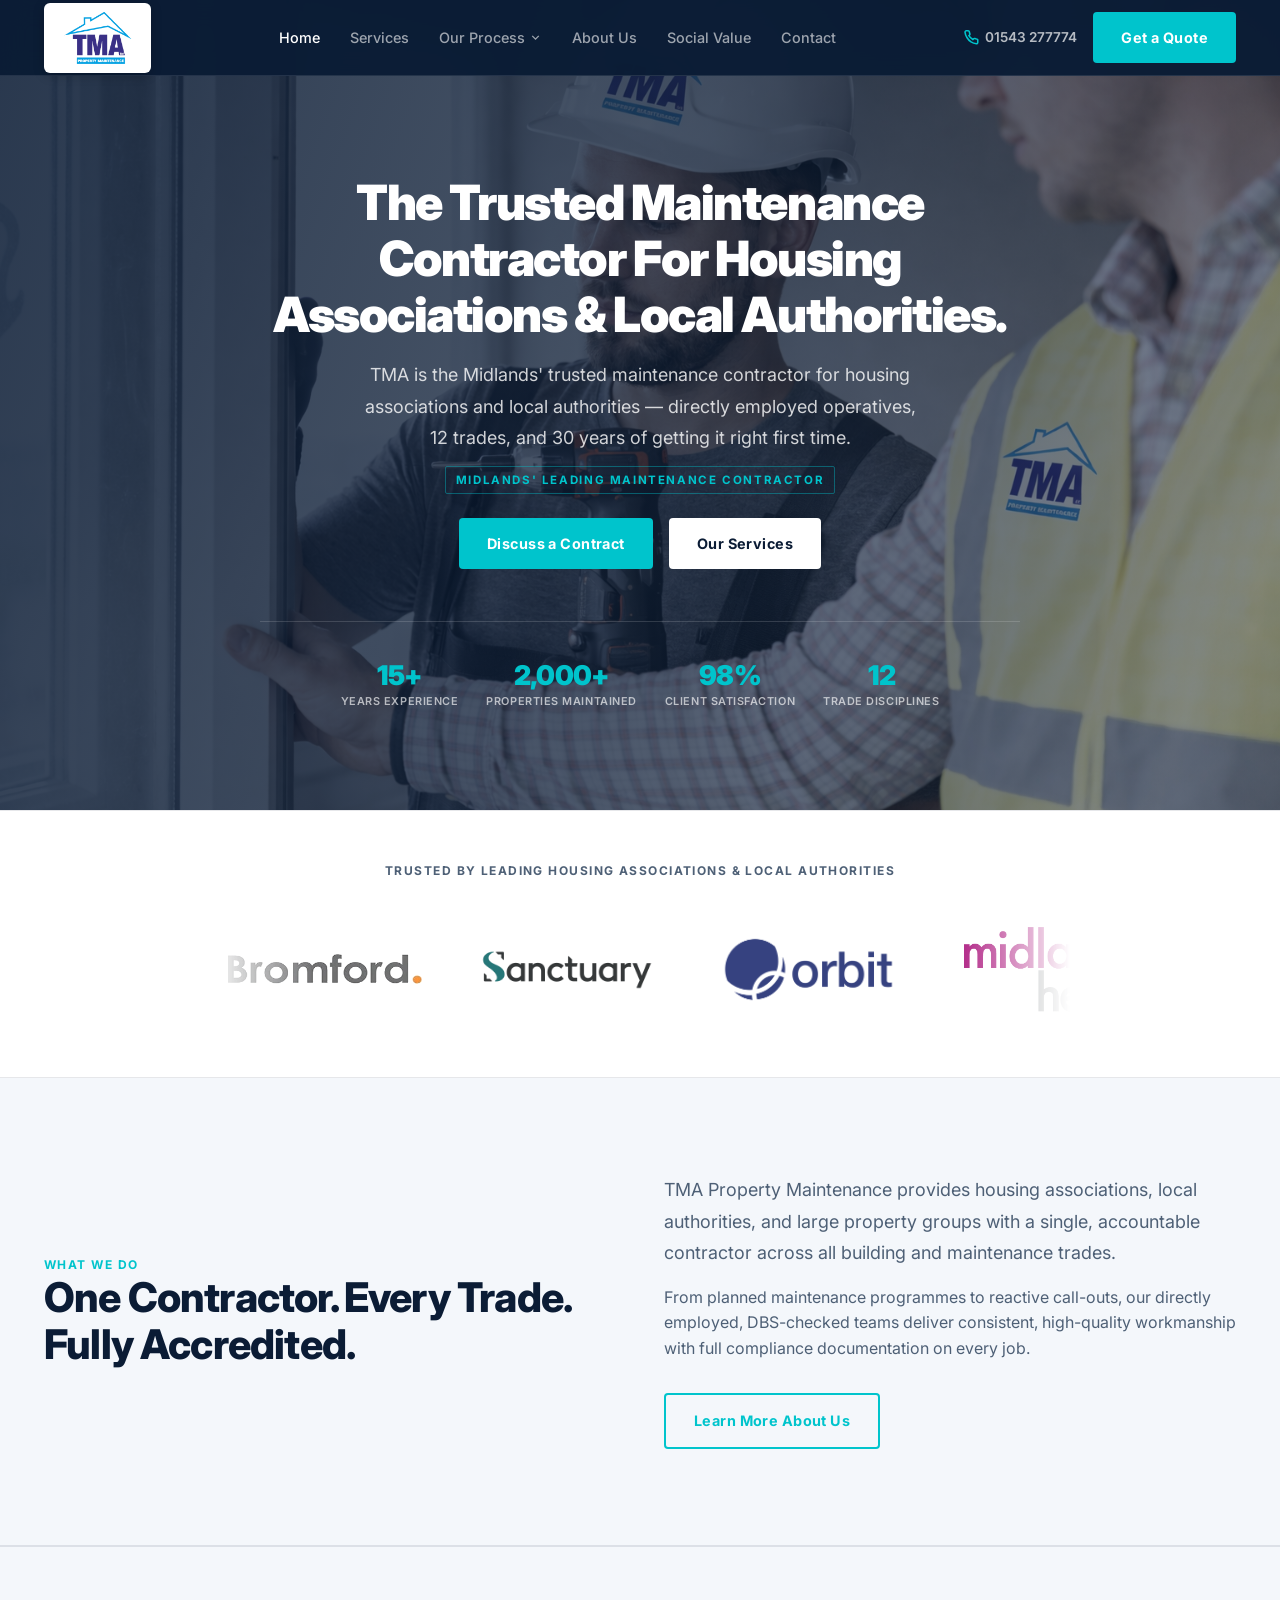
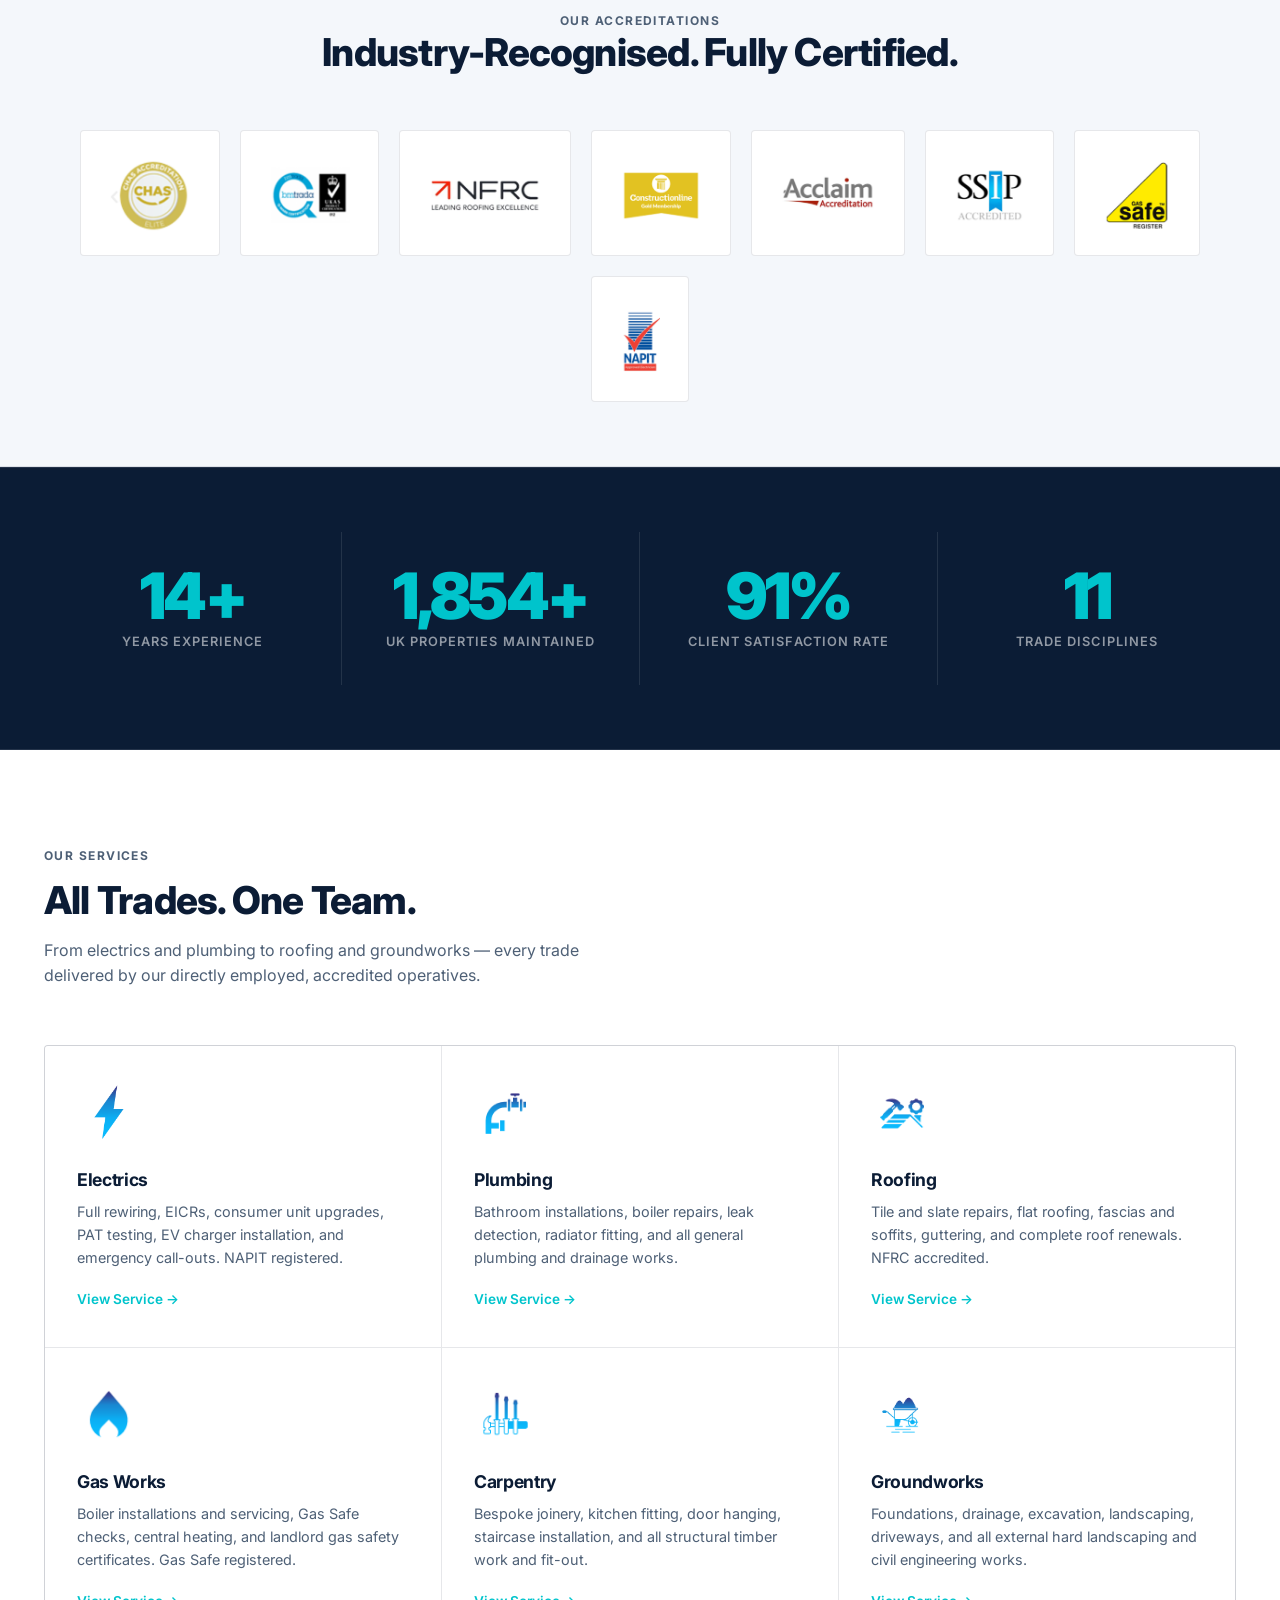
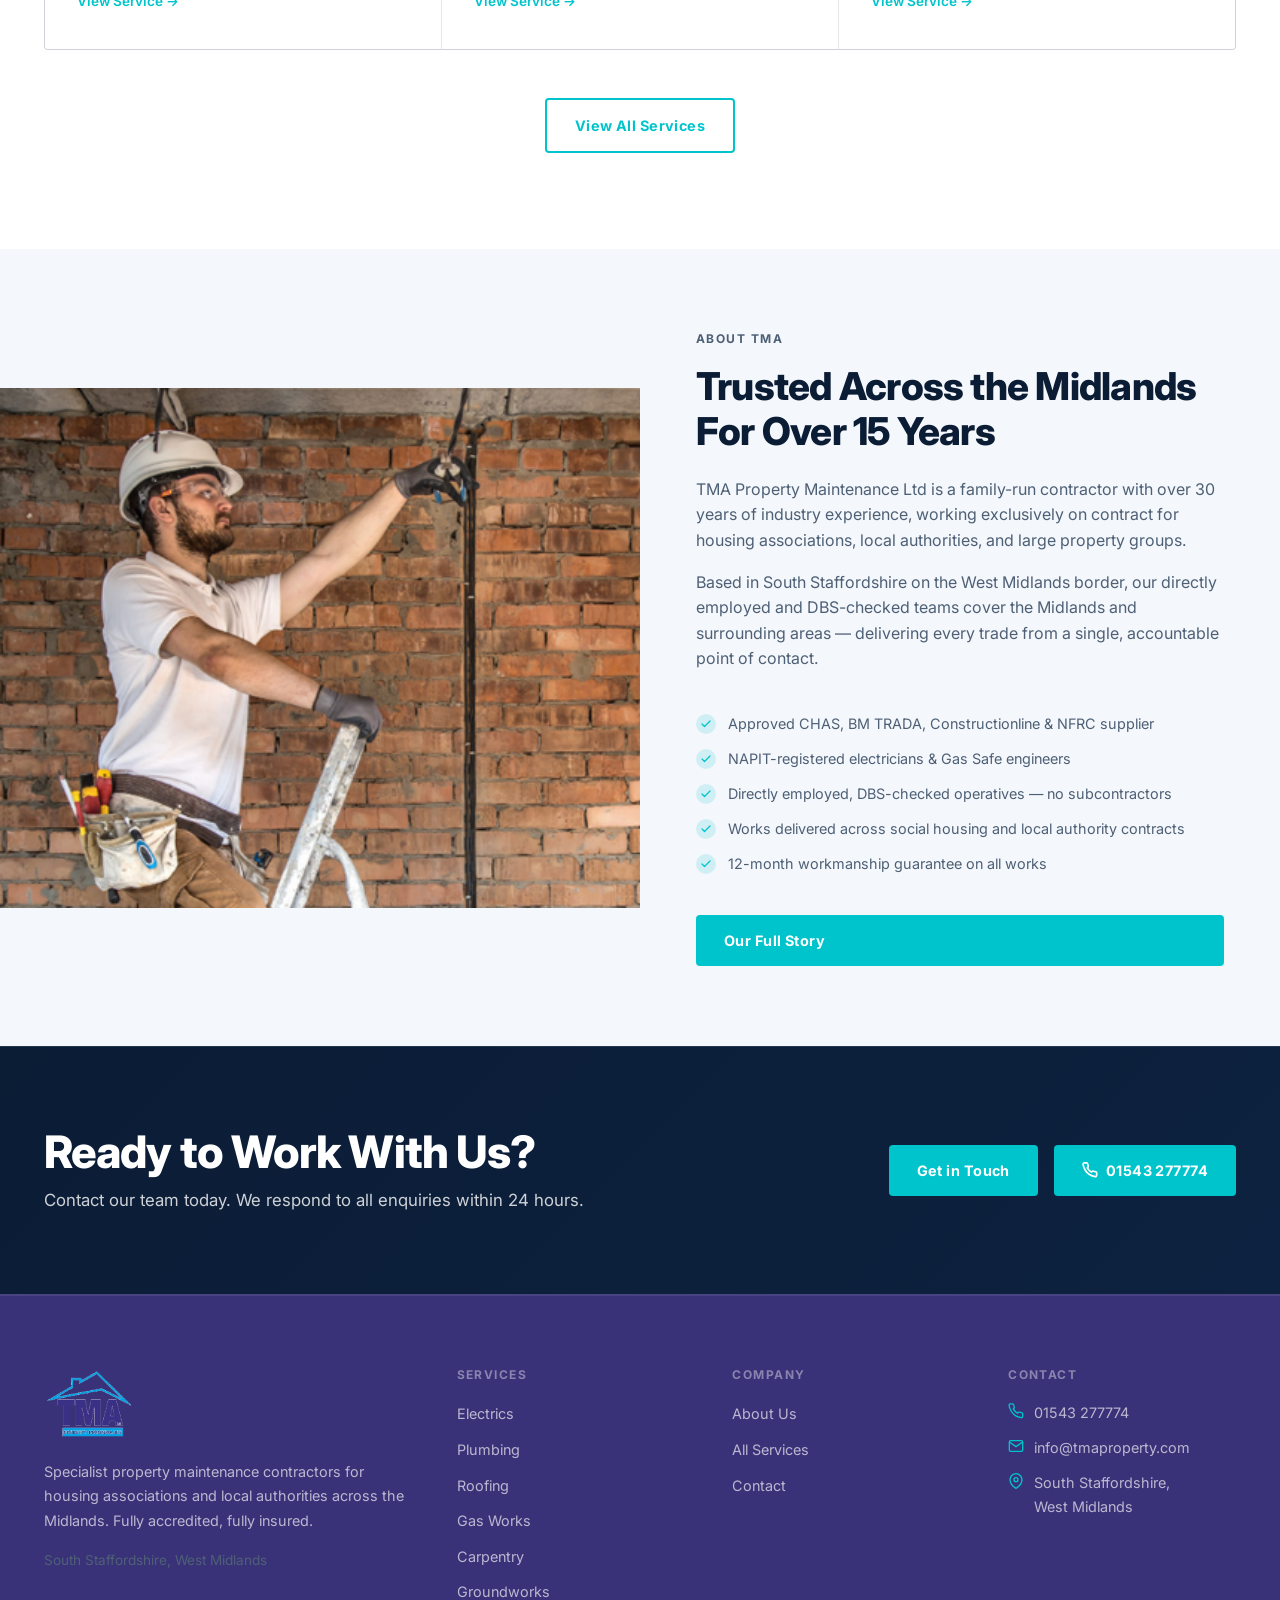
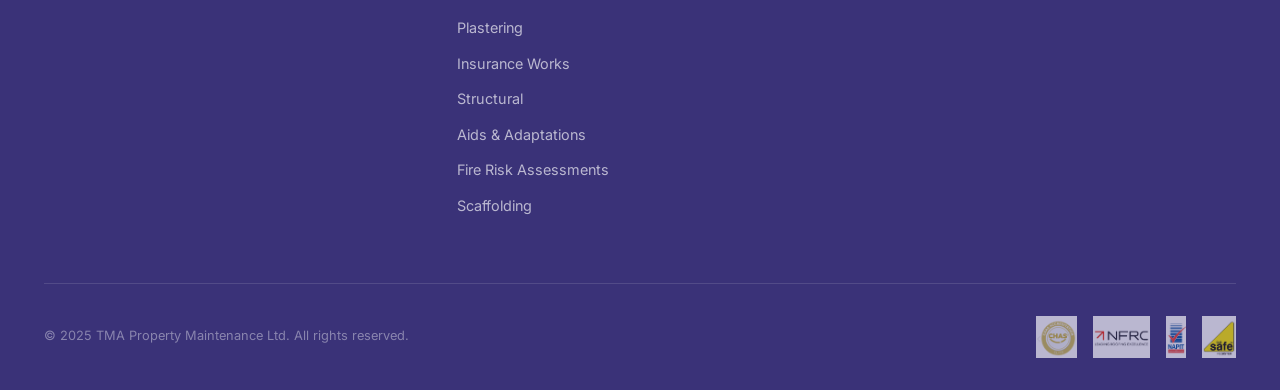
<file: index.html>
<!DOCTYPE html>
<html lang="en">
<head>
  <meta charset="UTF-8" />
  <meta name="viewport" content="width=device-width, initial-scale=1.0" />
  <title>TMA Property Maintenance | Social Housing &amp; Local Authority Specialists</title>
  <meta name="description" content="TMA Property Maintenance — specialist contractors for housing associations and local authorities across the Midlands. Accredited, insured, multi-trade." />
  <link rel="stylesheet" href="css/style.css" />
  <link rel="icon" href="images/tma-logo-transparent.png" />
</head>
<body>

<!-- ═══════════════════════════════════════════════════
     NAVIGATION
═══════════════════════════════════════════════════ -->
<nav class="nav" id="nav">
  <div class="nav-inner">
    <a class="nav-logo" href="index.html">
      <img src="images/tma-logo-transparent.png" alt="TMA Property Maintenance" />
    </a>
    <div class="nav-links">
      <a href="index.html" class="active">Home</a>
      <a href="services.html">Services</a>
      <div class="nav-dropdown-wrap">
        <a class="nav-dropdown-trigger">
          Our Process
          <svg width="13" height="13" viewBox="0 0 24 24" fill="none" stroke="currentColor" stroke-width="2.5"><polyline points="6 9 12 15 18 9"/></svg>
        </a>
        <div class="nav-dropdown">
          <a href="process/planned-works.html">Planned Works</a>
          <a href="process/reactive-works.html">Reactive Works</a>
          <a href="process/frameworks.html">Frameworks</a>
        </div>
      </div>
      <a href="about.html">About Us</a>
      <a href="social-values.html">Social Value</a>
      <a href="contact.html">Contact</a>
    </div>
    <div class="nav-right">
      <a class="nav-phone" href="tel:01543277774">
        <svg width="15" height="15" viewBox="0 0 24 24" fill="none" stroke="currentColor" stroke-width="2.5"><path d="M22 16.92v3a2 2 0 0 1-2.18 2 19.79 19.79 0 0 1-8.63-3.07A19.5 19.5 0 0 1 4.69 12a19.79 19.79 0 0 1-3.07-8.67A2 2 0 0 1 3.6 1.27h3a2 2 0 0 1 2 1.72c.127.96.361 1.903.7 2.81a2 2 0 0 1-.45 2.11L7.91 8.85a16 16 0 0 0 6.29 6.29l.95-.95a2 2 0 0 1 2.11-.45c.907.339 1.85.573 2.81.7A2 2 0 0 1 22 16.92z"/></svg>
        01543 277774
      </a>
      <a href="contact.html" class="btn btn-primary">Get a Quote</a>
    </div>
    <button class="nav-hamburger" id="hamburger" aria-label="Menu">
      <span></span><span></span><span></span>
    </button>
  </div>
</nav>

<!-- Mobile Menu -->
<div class="mobile-menu" id="mobile-menu">
  <a href="index.html">Home</a>
  <a href="services.html">Services</a>
  <span class="mobile-submenu-label">Our Process</span>
  <a href="process/planned-works.html" class="mobile-sub-link">Planned Works</a>
  <a href="process/reactive-works.html" class="mobile-sub-link">Reactive Works</a>
  <a href="process/frameworks.html" class="mobile-sub-link">Frameworks</a>
  <a href="about.html">About Us</a>
  <a href="social-values.html">Social Value</a>
  <a href="contact.html">Contact</a>
  <a href="contact.html" class="btn btn-primary">Get a Quote</a>
</div>

<!-- ═══════════════════════════════════════════════════
     HERO
═══════════════════════════════════════════════════ -->
<section class="home-hero">
  <div class="home-hero-bg"></div>
  <div class="home-hero-overlay"></div>
  <div class="container">
    <div class="home-hero-content">
      <h1 class="display-xl">The Trusted Maintenance Contractor For Housing Associations &amp; Local Authorities.</h1>
      <p class="lead">TMA is the Midlands' trusted maintenance contractor for housing associations and local authorities — directly employed operatives, 12 trades, and 30 years of getting it right first time.</p>
      <p class="hero-tagline">Midlands' Leading Maintenance Contractor</p>
      <div class="hero-ctas">
        <a href="contact.html" class="btn btn-primary">Discuss a Contract</a>
        <a href="services.html" class="btn btn-primary" style="background:#ffffff; color:var(--brand-blue);">Our Services</a>
      </div>
      <div class="hero-stats">
        <div>
          <div class="hero-stat-num">15+</div>
          <div class="hero-stat-label">Years Experience</div>
        </div>
        <div>
          <div class="hero-stat-num">2,000+</div>
          <div class="hero-stat-label">Properties Maintained</div>
        </div>
        <div>
          <div class="hero-stat-num">98%</div>
          <div class="hero-stat-label">Client Satisfaction</div>
        </div>
        <div>
          <div class="hero-stat-num">12</div>
          <div class="hero-stat-label">Trade Disciplines</div>
        </div>
      </div>
    </div>
  </div>
</section>

<!-- ═══════════════════════════════════════════════════
     CLIENT LOGOS
═══════════════════════════════════════════════════ -->
<div class="marquee-section">
  <p class="marquee-label">Trusted by leading housing associations &amp; local authorities</p>
  <div class="marquee-viewport">
    <div class="marquee-track">
      <img src="images/bromford-Bnw3CX1H-transparent.png" alt="Bromford" class="logo-lg" />
      <img src="images/sanctuary-BnesyGfM-transparent.png" alt="Sanctuary Group" class="logo-lg" />
      <img src="images/orbit-B9R9b-02-transparent.png" alt="Orbit" class="logo-lg" />
      <img src="images/midland-heart-BrAoRGsY-transparent.png" alt="Midland Heart" />
      <img src="images/nuneaton-bedworth-90QXfGd8-transparent.png" alt="Nuneaton &amp; Bedworth Borough Council" class="logo-lg" />
      <!-- duplicate for seamless loop -->
      <img src="images/bromford-Bnw3CX1H-transparent.png" alt="Bromford" class="logo-lg" />
      <img src="images/sanctuary-BnesyGfM-transparent.png" alt="Sanctuary Group" class="logo-lg" />
      <img src="images/orbit-B9R9b-02-transparent.png" alt="Orbit" class="logo-lg" />
      <img src="images/midland-heart-BrAoRGsY-transparent.png" alt="Midland Heart" />
      <img src="images/nuneaton-bedworth-90QXfGd8-transparent.png" alt="Nuneaton &amp; Bedworth Borough Council" class="logo-lg" />
    </div>
  </div>
</div>

<!-- ═══════════════════════════════════════════════════
     INTRO / WHAT WE DO
═══════════════════════════════════════════════════ -->
<section class="section" style="background:var(--bg-alt); border-bottom:1px solid var(--border);">
  <div class="container">
    <div class="grid-2">
      <div>
        <p class="label">What We Do</p>
        <h2 class="display-lg" style="color:var(--text);">One Contractor. Every Trade. Fully Accredited.</h2>
      </div>
      <div>
        <p class="lead" style="color:var(--text-muted);">TMA Property Maintenance provides housing associations, local authorities, and large property groups with a single, accountable contractor across all building and maintenance trades.</p>
        <p style="color:var(--text-muted); margin-top:16px;">From planned maintenance programmes to reactive call-outs, our directly employed, DBS-checked teams deliver consistent, high-quality workmanship with full compliance documentation on every job.</p>
        <a href="about.html" class="btn btn-ghost" style="margin-top:32px;">Learn More About Us</a>
      </div>
    </div>
  </div>
</section>

<!-- ═══════════════════════════════════════════════════
     ACCREDITATIONS (inline after intro)
═══════════════════════════════════════════════════ -->
<section class="section-sm" style="background: var(--bg-alt); border-top:1px solid var(--border); border-bottom:1px solid var(--border);">
  <div class="container">
    <div class="section-header centered">
      <p class="label">Our Accreditations</p>
      <h2 class="display-md">Industry-Recognised. Fully Certified.</h2>
    </div>
    <div class="accred-grid" style="margin-top:48px;">
      <div class="accred-item"><img src="images/chas-Cvc4F8Mo.png" alt="CHAS" /></div>
      <div class="accred-item"><img src="images/bmtrada-Bm71jx8X.png" alt="BM Trada" /></div>
      <div class="accred-item"><img src="images/nfrc-jTtckWEL.png" alt="NFRC" /></div>
      <div class="accred-item"><img src="images/constructionline-CObIWfee.png" alt="Constructionline" /></div>
      <div class="accred-item"><img src="images/acclaim-DE9Ad6VT.png" alt="Acclaim" /></div>
      <div class="accred-item"><img src="images/ssip-BkHv6YeZ.png" alt="SSIP" /></div>
      <div class="accred-item"><img src="images/gassafe-Bql8y3pY.png" alt="Gas Safe" /></div>
      <div class="accred-item"><img src="images/napit-BFwmCKSb.png" alt="NAPIT" /></div>
    </div>
  </div>
</section>

<!-- ═══════════════════════════════════════════════════
     STATS STRIP
═══════════════════════════════════════════════════ -->
<div class="stats-strip">
  <div class="container">
    <div class="stats-grid">
      <div class="stat-item">
        <span class="stat-num">15+</span>
        <span class="stat-label">Years Experience</span>
      </div>
      <div class="stat-item">
        <span class="stat-num">2,000+</span>
        <span class="stat-label">UK Properties Maintained</span>
      </div>
      <div class="stat-item">
        <span class="stat-num">98%</span>
        <span class="stat-label">Client Satisfaction Rate</span>
      </div>
      <div class="stat-item">
        <span class="stat-num">12</span>
        <span class="stat-label">Trade Disciplines</span>
      </div>
    </div>
  </div>
</div>

<!-- ═══════════════════════════════════════════════════
     SERVICES
═══════════════════════════════════════════════════ -->
<section class="section">
  <div class="container">
    <div class="section-header">
      <p class="label">Our Services</p>
      <h2 class="display-md">All Trades. One Team.</h2>
      <p>From electrics and plumbing to roofing and groundworks — every trade delivered by our directly employed, accredited operatives.</p>
    </div>
    <div class="services-grid">

      <div class="service-card">
        <div class="service-card-icon">
          <img src="images/icons/icon-electrics.png" alt="" />
        </div>
        <h3>Electrics</h3>
        <p>Full rewiring, EICRs, consumer unit upgrades, PAT testing, EV charger installation, and emergency call-outs. NAPIT registered.</p>
        <a href="services/electrics.html" class="service-card-link">View Service →</a>
      </div>

      <div class="service-card">
        <div class="service-card-icon">
          <img src="images/icons/icon-plumbing.png" alt="" />
        </div>
        <h3>Plumbing</h3>
        <p>Bathroom installations, boiler repairs, leak detection, radiator fitting, and all general plumbing and drainage works.</p>
        <a href="services/plumbing.html" class="service-card-link">View Service →</a>
      </div>

      <div class="service-card">
        <div class="service-card-icon">
          <img src="images/icons/icon-roofing.png" alt="" />
        </div>
        <h3>Roofing</h3>
        <p>Tile and slate repairs, flat roofing, fascias and soffits, guttering, and complete roof renewals. NFRC accredited.</p>
        <a href="services/roofing.html" class="service-card-link">View Service →</a>
      </div>

      <div class="service-card">
        <div class="service-card-icon">
          <img src="images/icons/icon-gas-works.png" alt="" />
        </div>
        <h3>Gas Works</h3>
        <p>Boiler installations and servicing, Gas Safe checks, central heating, and landlord gas safety certificates. Gas Safe registered.</p>
        <a href="services/gas-works.html" class="service-card-link">View Service →</a>
      </div>

      <div class="service-card">
        <div class="service-card-icon">
          <img src="images/icons/icon-carpentry.png" alt="" />
        </div>
        <h3>Carpentry</h3>
        <p>Bespoke joinery, kitchen fitting, door hanging, staircase installation, and all structural timber work and fit-out.</p>
        <a href="services/carpentry.html" class="service-card-link">View Service →</a>
      </div>

      <div class="service-card">
        <div class="service-card-icon">
          <img src="images/icons/icon-groundworks.png" alt="" />
        </div>
        <h3>Groundworks</h3>
        <p>Foundations, drainage, excavation, landscaping, driveways, and all external hard landscaping and civil engineering works.</p>
        <a href="services/groundworks.html" class="service-card-link">View Service →</a>
      </div>

    </div>
    <div style="text-align:center; margin-top:48px;">
      <a href="services.html" class="btn btn-ghost">View All Services</a>
    </div>
  </div>
</section>

<!-- ═══════════════════════════════════════════════════
     ABOUT / SPLIT
═══════════════════════════════════════════════════ -->
<div class="split-section">
  <div class="split-image">
    <img src="images/about-us-Dp_RcqhA.png" alt="TMA operative carrying out maintenance work" />
  </div>
  <div class="split-content">
    <p class="label">About TMA</p>
    <h2 class="display-md">Trusted Across the Midlands For Over 15 Years</h2>
    <p>TMA Property Maintenance Ltd is a family-run contractor with over 30 years of industry experience, working exclusively on contract for housing associations, local authorities, and large property groups.</p>
    <p>Based in South Staffordshire on the West Midlands border, our directly employed and DBS-checked teams cover the Midlands and surrounding areas — delivering every trade from a single, accountable point of contact.</p>
    <ul class="check-list">
      <li>Approved CHAS, BM TRADA, Constructionline &amp; NFRC supplier</li>
      <li>NAPIT-registered electricians &amp; Gas Safe engineers</li>
      <li>Directly employed, DBS-checked operatives — no subcontractors</li>
      <li>Works delivered across social housing and local authority contracts</li>
      <li>12-month workmanship guarantee on all works</li>
    </ul>
    <a href="about.html" class="btn btn-primary" style="margin-top:16px;">Our Full Story</a>
  </div>
</div>

<!-- ═══════════════════════════════════════════════════
     CTA BANNER
═══════════════════════════════════════════════════ -->
<div class="cta-banner">
  <div class="container">
    <div class="cta-banner-inner">
      <div>
        <h2>Ready to Work With Us?</h2>
        <p>Contact our team today. We respond to all enquiries within 24 hours.</p>
      </div>
      <div class="cta-btns">
        <a href="contact.html" class="btn btn-primary">Get in Touch</a>
        <a href="tel:01543277774" class="btn btn-primary">
          <svg width="16" height="16" viewBox="0 0 24 24" fill="none" stroke="currentColor" stroke-width="2.5"><path d="M22 16.92v3a2 2 0 0 1-2.18 2 19.79 19.79 0 0 1-8.63-3.07A19.5 19.5 0 0 1 4.69 12a19.79 19.79 0 0 1-3.07-8.67A2 2 0 0 1 3.6 1.27h3a2 2 0 0 1 2 1.72c.127.96.361 1.903.7 2.81a2 2 0 0 1-.45 2.11L7.91 8.85a16 16 0 0 0 6.29 6.29l.95-.95a2 2 0 0 1 2.11-.45c.907.339 1.85.573 2.81.7A2 2 0 0 1 22 16.92z"/></svg>
          01543 277774
        </a>
      </div>
    </div>
  </div>
</div>

<!-- ═══════════════════════════════════════════════════
     FOOTER
═══════════════════════════════════════════════════ -->
<footer class="footer">
  <div class="container">
    <div class="footer-grid">
      <div class="footer-brand">
        <img class="footer-logo" src="images/tma-logo-transparent.png" alt="TMA Property Maintenance" />
        <p>Specialist property maintenance contractors for housing associations and local authorities across the Midlands. Fully accredited, fully insured.</p>
        <p style="margin-top:16px; font-size:.85rem; color:var(--text-muted);">South Staffordshire, West Midlands</p>
      </div>
      <div class="footer-col">
        <h4>Services</h4>
        <ul>
          <li><a href="services/electrics.html">Electrics</a></li>
          <li><a href="services/plumbing.html">Plumbing</a></li>
          <li><a href="services/roofing.html">Roofing</a></li>
          <li><a href="services/gas-works.html">Gas Works</a></li>
          <li><a href="services/carpentry.html">Carpentry</a></li>
          <li><a href="services/groundworks.html">Groundworks</a></li>
          <li><a href="services/plastering.html">Plastering</a></li>
          <li><a href="services/insurance.html">Insurance Works</a></li>
          <li><a href="services/structural.html">Structural</a></li>
          <li><a href="services/aids-adaptations.html">Aids &amp; Adaptations</a></li>
          <li><a href="services/fire-risk-assessment.html">Fire Risk Assessments</a></li>
          <li><a href="services/scaffolding.html">Scaffolding</a></li>
        </ul>
      </div>
      <div class="footer-col">
        <h4>Company</h4>
        <ul>
          <li><a href="about.html">About Us</a></li>
          <li><a href="services.html">All Services</a></li>
          <li><a href="contact.html">Contact</a></li>
        </ul>
      </div>
      <div class="footer-col">
        <h4>Contact</h4>
        <div class="footer-contact-item">
          <svg width="16" height="16" viewBox="0 0 24 24" fill="none" stroke="currentColor" stroke-width="2"><path d="M22 16.92v3a2 2 0 0 1-2.18 2 19.79 19.79 0 0 1-8.63-3.07A19.5 19.5 0 0 1 4.69 12a19.79 19.79 0 0 1-3.07-8.67A2 2 0 0 1 3.6 1.27h3a2 2 0 0 1 2 1.72c.127.96.361 1.903.7 2.81a2 2 0 0 1-.45 2.11L7.91 8.85a16 16 0 0 0 6.29 6.29l.95-.95a2 2 0 0 1 2.11-.45c.907.339 1.85.573 2.81.7A2 2 0 0 1 22 16.92z"/></svg>
          <a href="tel:01543277774">01543 277774</a>
        </div>
        <div class="footer-contact-item">
          <svg width="16" height="16" viewBox="0 0 24 24" fill="none" stroke="currentColor" stroke-width="2"><path d="M4 4h16c1.1 0 2 .9 2 2v12c0 1.1-.9 2-2 2H4c-1.1 0-2-.9-2-2V6c0-1.1.9-2 2-2z"/><polyline points="22,6 12,13 2,6"/></svg>
          <a href="mailto:info@tmaproperty.com">info@tmaproperty.com</a>
        </div>
        <div class="footer-contact-item">
          <svg width="16" height="16" viewBox="0 0 24 24" fill="none" stroke="currentColor" stroke-width="2"><path d="M21 10c0 7-9 13-9 13s-9-6-9-13a9 9 0 0 1 18 0z"/><circle cx="12" cy="10" r="3"/></svg>
          <span>South Staffordshire,<br>West Midlands</span>
        </div>
      </div>
    </div>
    <div class="footer-bottom">
      <p>&copy; 2025 TMA Property Maintenance Ltd. All rights reserved.</p>
      <div class="footer-accred">
        <img src="images/chas-Cvc4F8Mo.png" alt="CHAS" />
        <img src="images/nfrc-jTtckWEL.png" alt="NFRC" />
        <img src="images/napit-BFwmCKSb.png" alt="NAPIT" />
        <img src="images/gassafe-Bql8y3pY.png" alt="Gas Safe" />
      </div>
    </div>
  </div>
</footer>

<script>
  // Mobile menu toggle
  const ham = document.getElementById('hamburger');
  const mob = document.getElementById('mobile-menu');
  ham.addEventListener('click', () => mob.classList.toggle('open'));

  // Nav active state
  const links = document.querySelectorAll('.nav-links a, .mobile-menu a');
  links.forEach(l => {
    if (l.href === window.location.href) l.classList.add('active');
  });

  // ── Stats count-up ──────────────────────────────────
  // Parse a stat element: extract target number, prefix (e.g. comma formatting), suffix
  function parseStat(el) {
    const raw = el.textContent.trim();
    // e.g. "2,000+" → target 2000, suffix "+", useComma true
    // e.g. "15+"    → target 15,  suffix "+"
    // e.g. "98%"    → target 98,  suffix "%"
    // e.g. "12"     → target 12,  suffix ""
    const match = raw.match(/^([\d,]+)([%+]?)$/);
    if (!match) return null;
    const target = parseInt(match[1].replace(/,/g, ''), 10);
    const suffix = match[2] || '';
    const useComma = match[1].includes(',');
    return { target, suffix, useComma };
  }

  function formatNum(n, useComma) {
    if (useComma) return n.toLocaleString('en-GB');
    return String(n);
  }

  function animateCount(el, parsed) {
    const { target, suffix, useComma } = parsed;
    const duration = 1800; // ms
    const start = performance.now();
    // ease-out quad
    function step(now) {
      const elapsed = now - start;
      const progress = Math.min(elapsed / duration, 1);
      const eased = 1 - Math.pow(1 - progress, 3); // ease-out cubic
      const current = Math.round(eased * target);
      el.textContent = formatNum(current, useComma) + suffix;
      if (progress < 1) requestAnimationFrame(step);
    }
    requestAnimationFrame(step);
  }

  // Collect all stat elements on the page
  const statEls = document.querySelectorAll('.hero-stat-num, .stat-num');
  const animated = new Set();

  const observer = new IntersectionObserver((entries) => {
    entries.forEach(entry => {
      if (entry.isIntersecting && !animated.has(entry.target)) {
        animated.add(entry.target);
        const parsed = parseStat(entry.target);
        if (parsed) animateCount(entry.target, parsed);
        observer.unobserve(entry.target);
      }
    });
  }, { threshold: 0.3 });

  statEls.forEach(el => observer.observe(el));
</script>
</body>
</html>
</file>
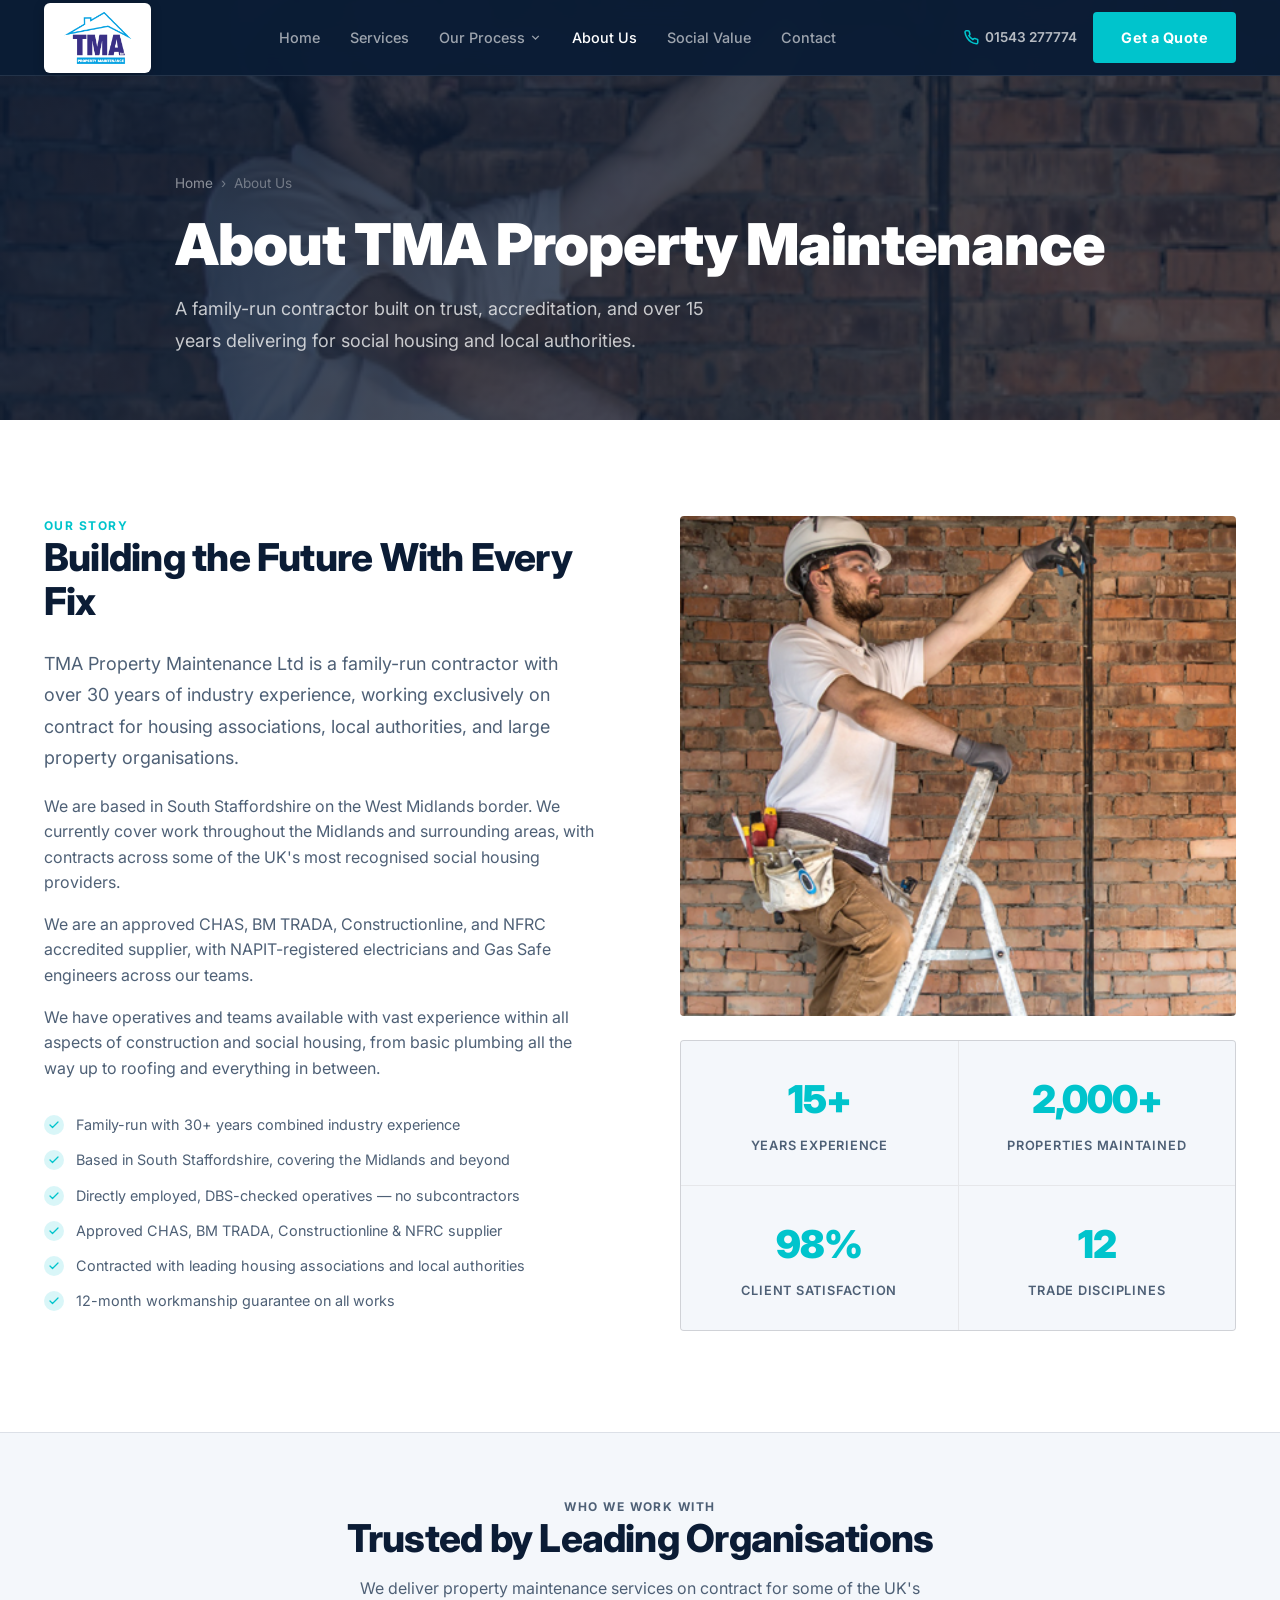
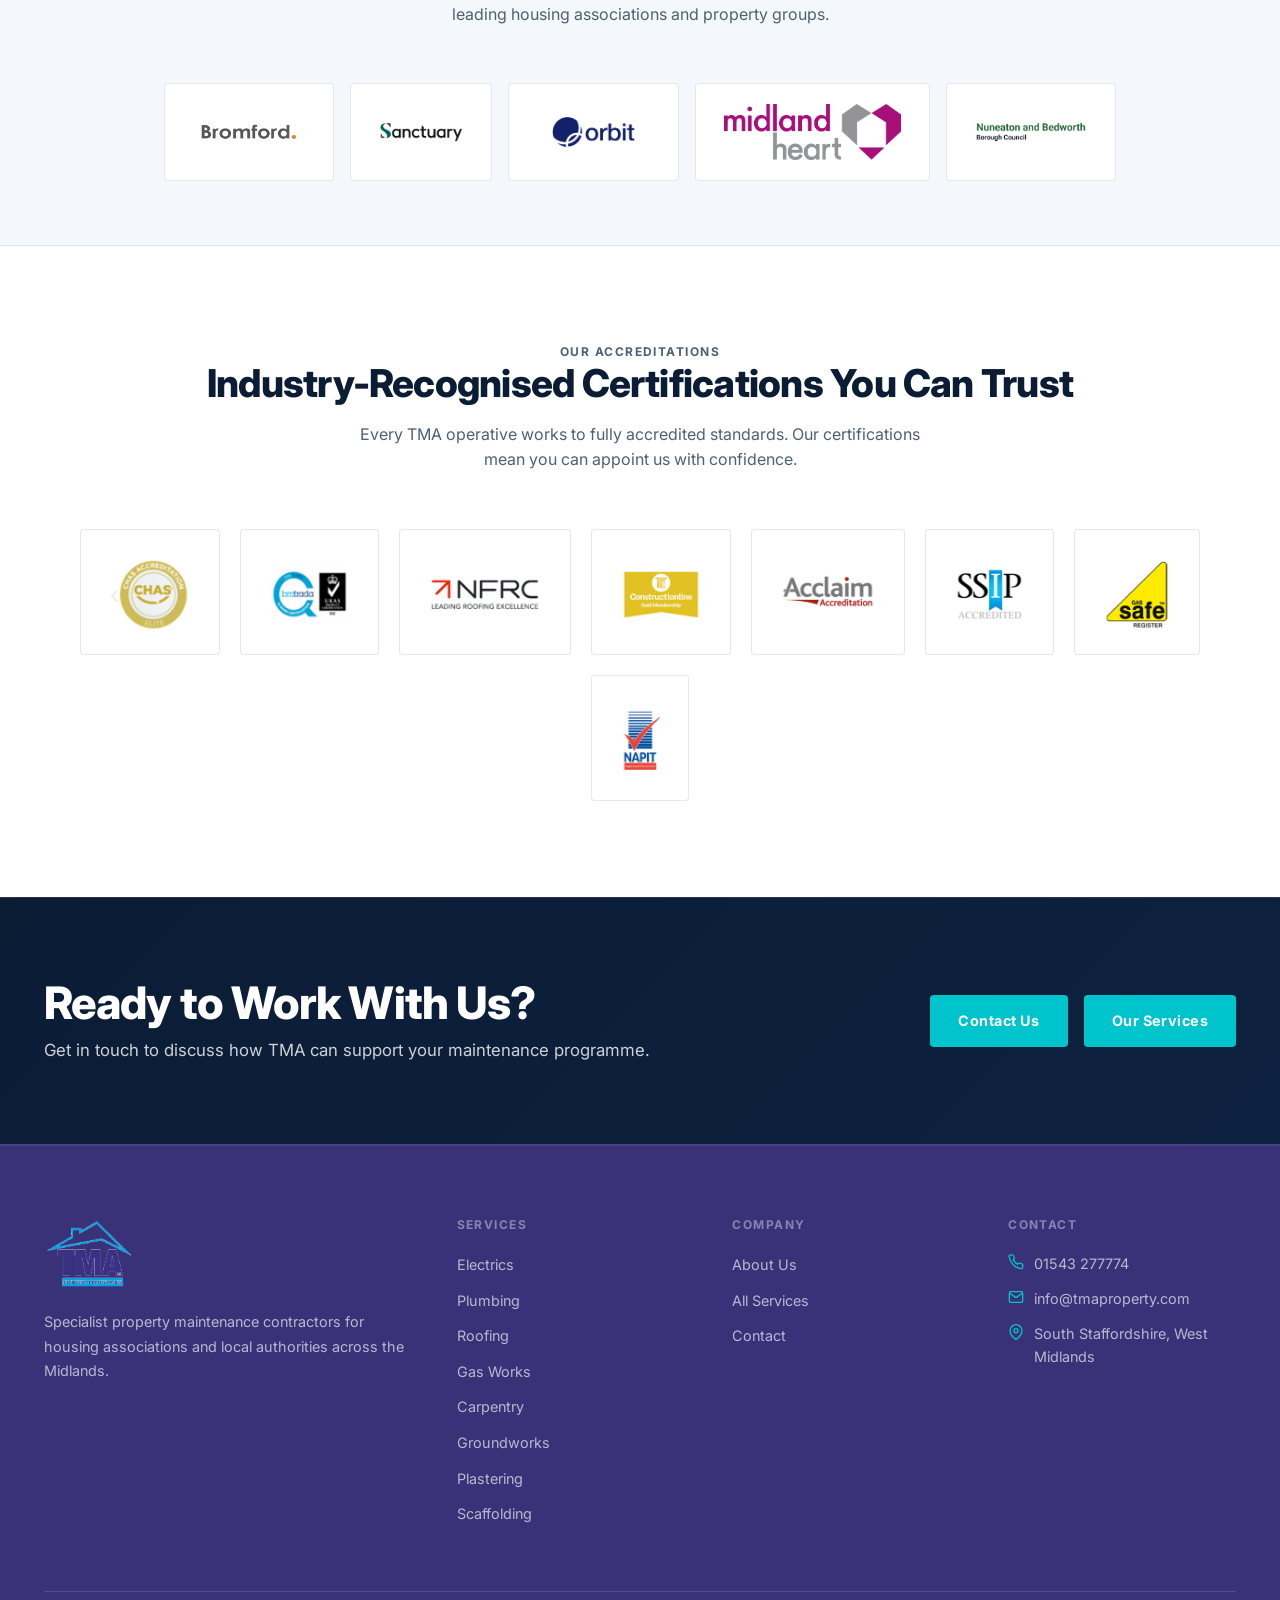
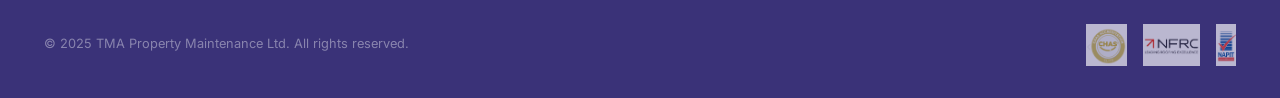
<file: about.html>
<!DOCTYPE html>
<html lang="en">
<head>
  <meta charset="UTF-8" />
  <meta name="viewport" content="width=device-width, initial-scale=1.0" />
  <title>About Us | TMA Property Maintenance</title>
  <meta name="description" content="TMA Property Maintenance — family-run specialists in social housing and local authority maintenance. Based in South Staffordshire, covering the Midlands." />
  <link rel="stylesheet" href="css/style.css" />
</head>
<body>

<!-- NAV -->
<nav class="nav">
  <div class="nav-inner">
    <a class="nav-logo" href="index.html">
      <img src="images/tma-logo-transparent.png" alt="TMA Property Maintenance" />
    </a>
    <div class="nav-links">
      <a href="index.html">Home</a>
      <a href="services.html">Services</a>
      <div class="nav-dropdown-wrap">
        <a class="nav-dropdown-trigger">
          Our Process
          <svg width="13" height="13" viewBox="0 0 24 24" fill="none" stroke="currentColor" stroke-width="2.5"><polyline points="6 9 12 15 18 9"/></svg>
        </a>
        <div class="nav-dropdown">
          <a href="process/planned-works.html">Planned Works</a>
          <a href="process/reactive-works.html">Reactive Works</a>
          <a href="process/frameworks.html">Frameworks</a>
        </div>
      </div>
      <a href="about.html" class="active">About Us</a>
      <a href="social-values.html">Social Value</a>
      <a href="contact.html">Contact</a>
    </div>
    <div class="nav-right">
      <a class="nav-phone" href="tel:01543277774">
        <svg width="15" height="15" viewBox="0 0 24 24" fill="none" stroke="currentColor" stroke-width="2.5"><path d="M22 16.92v3a2 2 0 0 1-2.18 2 19.79 19.79 0 0 1-8.63-3.07A19.5 19.5 0 0 1 4.69 12a19.79 19.79 0 0 1-3.07-8.67A2 2 0 0 1 3.6 1.27h3a2 2 0 0 1 2 1.72c.127.96.361 1.903.7 2.81a2 2 0 0 1-.45 2.11L7.91 8.85a16 16 0 0 0 6.29 6.29l.95-.95a2 2 0 0 1 2.11-.45c.907.339 1.85.573 2.81.7A2 2 0 0 1 22 16.92z"/></svg>
        01543 277774
      </a>
      <a href="contact.html" class="btn btn-primary">Get a Quote</a>
    </div>
    <button class="nav-hamburger" id="hamburger"><span></span><span></span><span></span></button>
  </div>
</nav>
<div class="mobile-menu" id="mobile-menu">
  <a href="index.html">Home</a>
  <a href="services.html">Services</a>
  <span class="mobile-submenu-label">Our Process</span>
  <a href="process/planned-works.html" class="mobile-sub-link">Planned Works</a>
  <a href="process/reactive-works.html" class="mobile-sub-link">Reactive Works</a>
  <a href="process/frameworks.html" class="mobile-sub-link">Frameworks</a>
  <a href="about.html">About Us</a>
  <a href="social-values.html">Social Value</a>
  <a href="contact.html">Contact</a>
  <a href="contact.html" class="btn btn-primary">Get a Quote</a>
</div>

<!-- PAGE HERO -->
<div class="page-hero">
  <div class="page-hero-bg" style="background-image:url('images/about-us-Dp_RcqhA.png'); background-position: center 20%;"></div>
  <div class="page-hero-overlay"></div>
  <div class="container">
    <div class="page-hero-content">
      <div class="breadcrumb">
        <a href="index.html">Home</a>
        <span>›</span>
        <span>About Us</span>
      </div>
      <h1>About TMA Property Maintenance</h1>
      <p class="lead" style="margin-top:16px; max-width:540px;">A family-run contractor built on trust, accreditation, and over 15 years delivering for social housing and local authorities.</p>
    </div>
  </div>
</div>

<!-- ABOUT CONTENT -->
<section class="section">
  <div class="container">
    <div class="about-grid">
      <div>
        <p class="label">Our Story</p>
        <h2 class="display-md" style="margin-bottom:24px;">Building the Future With Every Fix</h2>
        <p class="lead">TMA Property Maintenance Ltd is a family-run contractor with over 30 years of industry experience, working exclusively on contract for housing associations, local authorities, and large property organisations.</p>
        <p style="color:var(--text-muted); margin-top:20px;">We are based in South Staffordshire on the West Midlands border. We currently cover work throughout the Midlands and surrounding areas, with contracts across some of the UK's most recognised social housing providers.</p>
        <p style="color:var(--text-muted); margin-top:16px;">We are an approved CHAS, BM TRADA, Constructionline, and NFRC accredited supplier, with NAPIT-registered electricians and Gas Safe engineers across our teams.</p>
        <p style="color:var(--text-muted); margin-top:16px;">We have operatives and teams available with vast experience within all aspects of construction and social housing, from basic plumbing all the way up to roofing and everything in between.</p>

        <div class="check-list" style="margin-top:32px;">
          <li>Family-run with 30+ years combined industry experience</li>
          <li>Based in South Staffordshire, covering the Midlands and beyond</li>
          <li>Directly employed, DBS-checked operatives — no subcontractors</li>
          <li>Approved CHAS, BM TRADA, Constructionline &amp; NFRC supplier</li>
          <li>Contracted with leading housing associations and local authorities</li>
          <li>12-month workmanship guarantee on all works</li>
        </div>
      </div>
      <div>
        <div class="about-img">
          <img src="images/about-us-Dp_RcqhA.png" alt="TMA operative carrying out maintenance work" />
        </div>
        <!-- Stats underneath -->
        <div style="display:grid; grid-template-columns:1fr 1fr; gap:1px; background:var(--border); border:1px solid var(--border); border-radius:var(--radius); overflow:hidden; margin-top:24px;">
          <div style="background:var(--bg-alt); padding:28px 24px; text-align:center;">
            <div style="font-size:2.4rem; font-weight:900; color:var(--accent); letter-spacing:-0.03em;">15+</div>
            <div style="font-size:.8rem; font-weight:600; color:var(--text-muted); text-transform:uppercase; letter-spacing:.06em; margin-top:6px;">Years Experience</div>
          </div>
          <div style="background:var(--bg-alt); padding:28px 24px; text-align:center;">
            <div style="font-size:2.4rem; font-weight:900; color:var(--accent); letter-spacing:-0.03em;">2,000+</div>
            <div style="font-size:.8rem; font-weight:600; color:var(--text-muted); text-transform:uppercase; letter-spacing:.06em; margin-top:6px;">Properties Maintained</div>
          </div>
          <div style="background:var(--bg-alt); padding:28px 24px; text-align:center;">
            <div style="font-size:2.4rem; font-weight:900; color:var(--accent); letter-spacing:-0.03em;">98%</div>
            <div style="font-size:.8rem; font-weight:600; color:var(--text-muted); text-transform:uppercase; letter-spacing:.06em; margin-top:6px;">Client Satisfaction</div>
          </div>
          <div style="background:var(--bg-alt); padding:28px 24px; text-align:center;">
            <div style="font-size:2.4rem; font-weight:900; color:var(--accent); letter-spacing:-0.03em;">12</div>
            <div style="font-size:.8rem; font-weight:600; color:var(--text-muted); text-transform:uppercase; letter-spacing:.06em; margin-top:6px;">Trade Disciplines</div>
          </div>
        </div>
      </div>
    </div>
  </div>
</section>

<!-- WHO WE WORK WITH -->
<section class="section-sm" style="background:var(--bg-alt); border-top:1px solid var(--border); border-bottom:1px solid var(--border);">
  <div class="container">
    <div class="section-header centered">
      <p class="label">Who We Work With</p>
      <h2 class="display-md">Trusted by Leading Organisations</h2>
      <p>We deliver property maintenance services on contract for some of the UK's leading housing associations and property groups.</p>
    </div>
    <div class="client-logos" style="display:flex; flex-wrap:nowrap; gap:16px; justify-content:center; align-items:center; margin-top:48px;">
      <div class="accred-item"><img src="images/bromford-Bnw3CX1H-transparent.png" alt="Bromford" /></div>
      <div class="accred-item"><img src="images/sanctuary-BnesyGfM-transparent.png" alt="Sanctuary Group" /></div>
      <div class="accred-item"><img src="images/orbit-B9R9b-02.png" alt="Orbit" /></div>
      <div class="accred-item"><img src="images/midland-heart-BrAoRGsY-transparent.png" alt="Midland Heart" /></div>
      <div class="accred-item"><img src="images/nuneaton-bedworth-90QXfGd8-transparent.png" alt="Nuneaton &amp; Bedworth Borough Council" /></div>
    </div>
  </div>
</section>

<!-- ACCREDITATIONS -->
<section class="section">
  <div class="container">
    <div class="section-header centered">
      <p class="label">Our Accreditations</p>
      <h2 class="display-md">Industry-Recognised Certifications You Can Trust</h2>
      <p>Every TMA operative works to fully accredited standards. Our certifications mean you can appoint us with confidence.</p>
    </div>
    <div class="accred-grid">
      <div class="accred-item"><img src="images/chas-Cvc4F8Mo.png" alt="CHAS" /></div>
      <div class="accred-item"><img src="images/bmtrada-Bm71jx8X.png" alt="BM Trada UKAS Certification" /></div>
      <div class="accred-item"><img src="images/nfrc-jTtckWEL.png" alt="NFRC Leading Roofing Excellence" /></div>
      <div class="accred-item"><img src="images/constructionline-CObIWfee.png" alt="Constructionline Gold" /></div>
      <div class="accred-item"><img src="images/acclaim-DE9Ad6VT.png" alt="Acclaim" /></div>
      <div class="accred-item"><img src="images/ssip-BkHv6YeZ.png" alt="SSIP" /></div>
      <div class="accred-item"><img src="images/gassafe-Bql8y3pY.png" alt="Gas Safe Registered" /></div>
      <div class="accred-item"><img src="images/napit-BFwmCKSb.png" alt="NAPIT Approved Electrician" /></div>
    </div>
  </div>
</section>

<!-- CTA -->
<div class="cta-banner">
  <div class="container">
    <div class="cta-banner-inner">
      <div>
        <h2>Ready to Work With Us?</h2>
        <p>Get in touch to discuss how TMA can support your maintenance programme.</p>
      </div>
      <div class="cta-btns">
        <a href="contact.html" class="btn btn-primary">Contact Us</a>
        <a href="services.html" class="btn btn-primary">Our Services</a>
      </div>
    </div>
  </div>
</div>

<!-- FOOTER -->
<footer class="footer">
  <div class="container">
    <div class="footer-grid">
      <div class="footer-brand">
        <img class="footer-logo" src="images/tma-logo-transparent.png" alt="TMA Property Maintenance" />
        <p>Specialist property maintenance contractors for housing associations and local authorities across the Midlands.</p>
      </div>
      <div class="footer-col">
        <h4>Services</h4>
        <ul>
          <li><a href="services/electrics.html">Electrics</a></li>
          <li><a href="services/plumbing.html">Plumbing</a></li>
          <li><a href="services/roofing.html">Roofing</a></li>
          <li><a href="services/gas-works.html">Gas Works</a></li>
          <li><a href="services/carpentry.html">Carpentry</a></li>
          <li><a href="services/groundworks.html">Groundworks</a></li>
          <li><a href="services/plastering.html">Plastering</a></li>
          <li><a href="services/scaffolding.html">Scaffolding</a></li>
        </ul>
      </div>
      <div class="footer-col">
        <h4>Company</h4>
        <ul>
          <li><a href="about.html">About Us</a></li>
          <li><a href="services.html">All Services</a></li>
          <li><a href="contact.html">Contact</a></li>
        </ul>
      </div>
      <div class="footer-col">
        <h4>Contact</h4>
        <div class="footer-contact-item">
          <svg width="16" height="16" viewBox="0 0 24 24" fill="none" stroke="currentColor" stroke-width="2"><path d="M22 16.92v3a2 2 0 0 1-2.18 2 19.79 19.79 0 0 1-8.63-3.07A19.5 19.5 0 0 1 4.69 12a19.79 19.79 0 0 1-3.07-8.67A2 2 0 0 1 3.6 1.27h3a2 2 0 0 1 2 1.72c.127.96.361 1.903.7 2.81a2 2 0 0 1-.45 2.11L7.91 8.85a16 16 0 0 0 6.29 6.29l.95-.95a2 2 0 0 1 2.11-.45c.907.339 1.85.573 2.81.7A2 2 0 0 1 22 16.92z"/></svg>
          <a href="tel:01543277774">01543 277774</a>
        </div>
        <div class="footer-contact-item">
          <svg width="16" height="16" viewBox="0 0 24 24" fill="none" stroke="currentColor" stroke-width="2"><path d="M4 4h16c1.1 0 2 .9 2 2v12c0 1.1-.9 2-2 2H4c-1.1 0-2-.9-2-2V6c0-1.1.9-2 2-2z"/><polyline points="22,6 12,13 2,6"/></svg>
          <a href="mailto:info@tmaproperty.com">info@tmaproperty.com</a>
        </div>
        <div class="footer-contact-item">
          <svg width="16" height="16" viewBox="0 0 24 24" fill="none" stroke="currentColor" stroke-width="2"><path d="M21 10c0 7-9 13-9 13s-9-6-9-13a9 9 0 0 1 18 0z"/><circle cx="12" cy="10" r="3"/></svg>
          <span>South Staffordshire, West Midlands</span>
        </div>
      </div>
    </div>
    <div class="footer-bottom">
      <p>&copy; 2025 TMA Property Maintenance Ltd. All rights reserved.</p>
      <div class="footer-accred">
        <img src="images/chas-Cvc4F8Mo.png" alt="CHAS" />
        <img src="images/nfrc-jTtckWEL.png" alt="NFRC" />
        <img src="images/napit-BFwmCKSb.png" alt="NAPIT" />
      </div>
    </div>
  </div>
</footer>

<script>
  document.getElementById('hamburger').addEventListener('click', () => document.getElementById('mobile-menu').classList.toggle('open'));
</script>
</body>
</html>
</file>
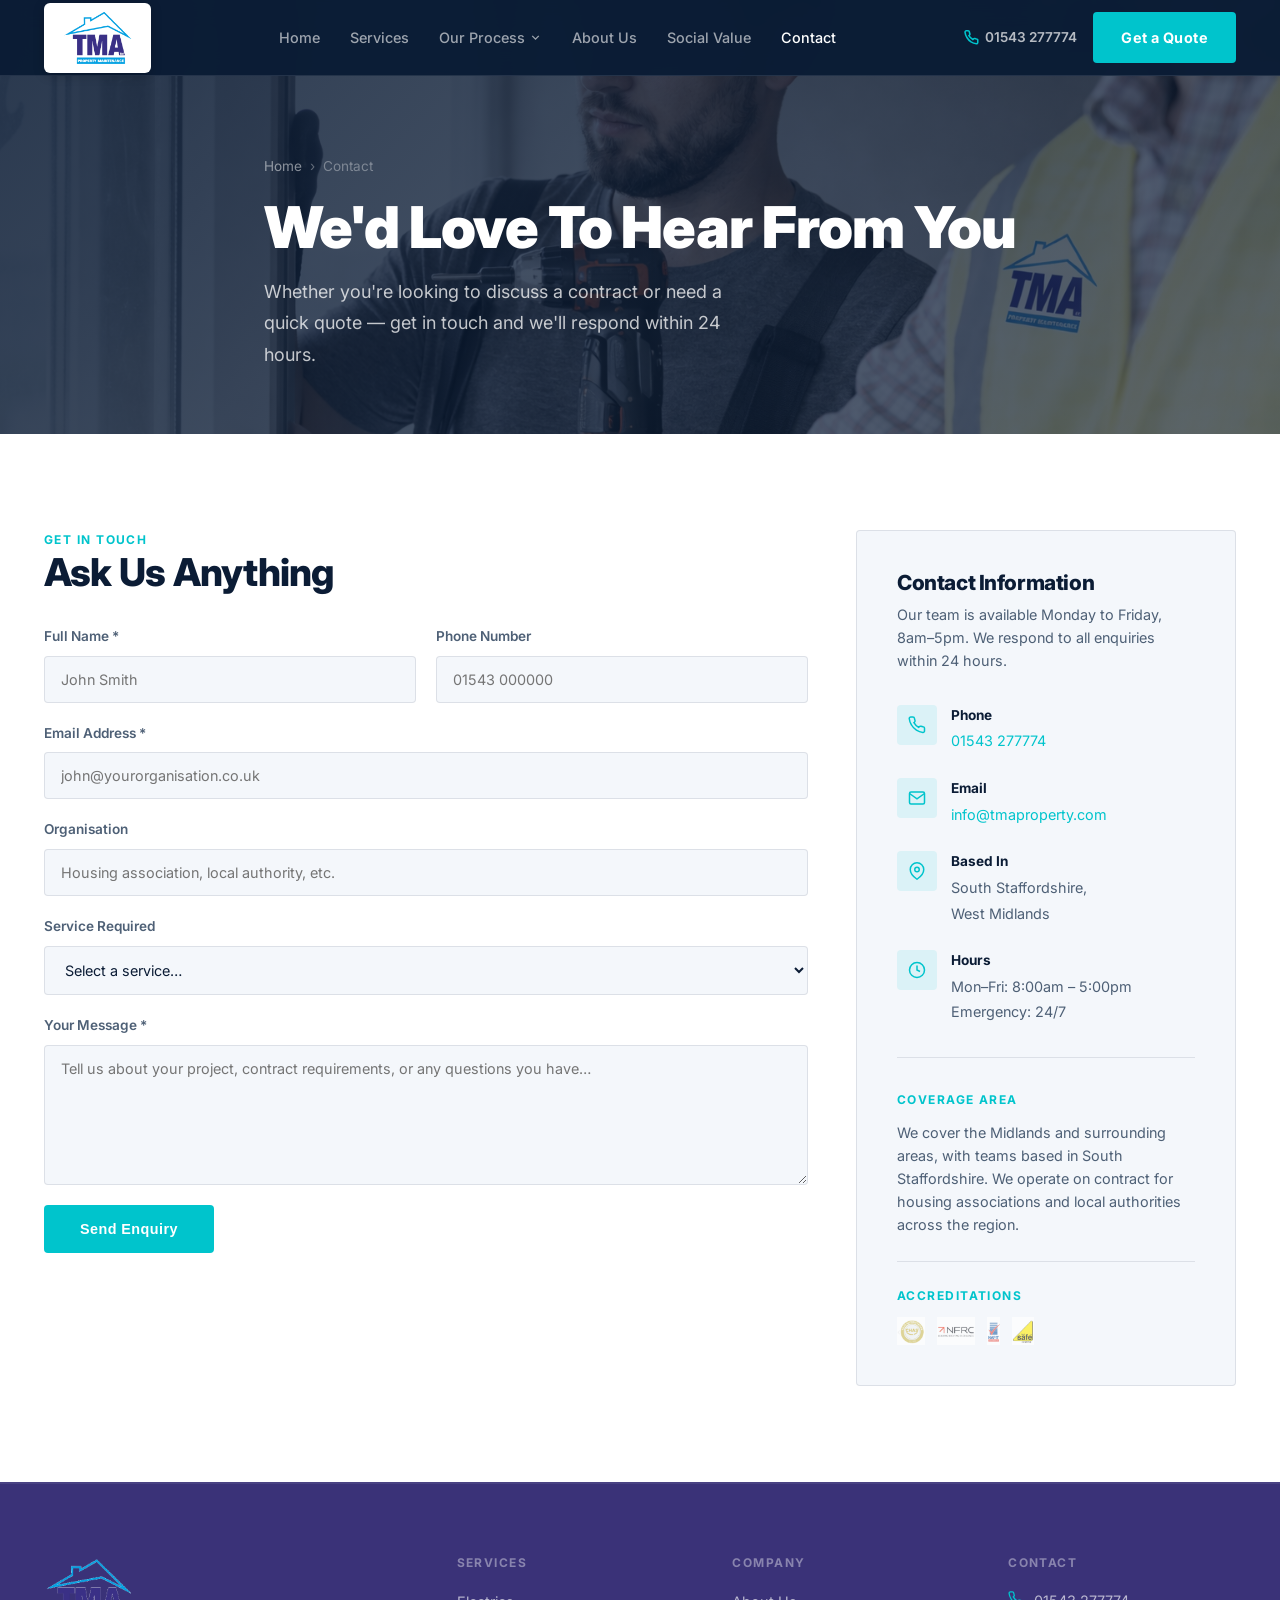
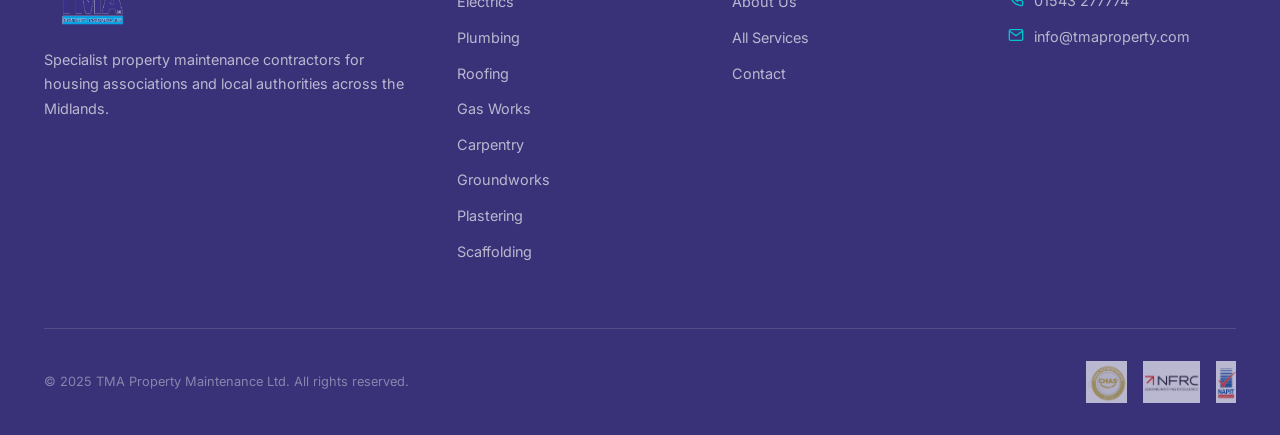
<file: contact.html>
<!DOCTYPE html>
<html lang="en">
<head>
  <meta charset="UTF-8" />
  <meta name="viewport" content="width=device-width, initial-scale=1.0" />
  <title>Contact | TMA Property Maintenance</title>
  <meta name="description" content="Get in touch with TMA Property Maintenance. Call 01543 277774 or email info@tmaproperty.com. We respond within 24 hours." />
  <link rel="stylesheet" href="css/style.css" />
</head>
<body>

<!-- NAV -->
<nav class="nav">
  <div class="nav-inner">
    <a class="nav-logo" href="index.html">
      <img src="images/tma-logo-transparent.png" alt="TMA Property Maintenance" />
    </a>
    <div class="nav-links">
      <a href="index.html">Home</a>
      <a href="services.html">Services</a>
      <div class="nav-dropdown-wrap">
        <a class="nav-dropdown-trigger">
          Our Process
          <svg width="13" height="13" viewBox="0 0 24 24" fill="none" stroke="currentColor" stroke-width="2.5"><polyline points="6 9 12 15 18 9"/></svg>
        </a>
        <div class="nav-dropdown">
          <a href="process/planned-works.html">Planned Works</a>
          <a href="process/reactive-works.html">Reactive Works</a>
          <a href="process/frameworks.html">Frameworks</a>
        </div>
      </div>
      <a href="about.html">About Us</a>
      <a href="social-values.html">Social Value</a>
      <a href="contact.html" class="active">Contact</a>
    </div>
    <div class="nav-right">
      <a class="nav-phone" href="tel:01543277774">
        <svg width="15" height="15" viewBox="0 0 24 24" fill="none" stroke="currentColor" stroke-width="2.5"><path d="M22 16.92v3a2 2 0 0 1-2.18 2 19.79 19.79 0 0 1-8.63-3.07A19.5 19.5 0 0 1 4.69 12a19.79 19.79 0 0 1-3.07-8.67A2 2 0 0 1 3.6 1.27h3a2 2 0 0 1 2 1.72c.127.96.361 1.903.7 2.81a2 2 0 0 1-.45 2.11L7.91 8.85a16 16 0 0 0 6.29 6.29l.95-.95a2 2 0 0 1 2.11-.45c.907.339 1.85.573 2.81.7A2 2 0 0 1 22 16.92z"/></svg>
        01543 277774
      </a>
      <a href="contact.html" class="btn btn-primary">Get a Quote</a>
    </div>
    <button class="nav-hamburger" id="hamburger"><span></span><span></span><span></span></button>
  </div>
</nav>
<div class="mobile-menu" id="mobile-menu">
  <a href="index.html">Home</a>
  <a href="services.html">Services</a>
  <span class="mobile-submenu-label">Our Process</span>
  <a href="process/planned-works.html" class="mobile-sub-link">Planned Works</a>
  <a href="process/reactive-works.html" class="mobile-sub-link">Reactive Works</a>
  <a href="process/frameworks.html" class="mobile-sub-link">Frameworks</a>
  <a href="about.html">About Us</a>
  <a href="social-values.html">Social Value</a>
  <a href="contact.html">Contact</a>
  <a href="contact.html" class="btn btn-primary">Get a Quote</a>
</div>

<!-- PAGE HERO -->
<div class="page-hero">
  <div class="page-hero-bg" style="background-image:url('images/home-hero-B3lv0VZS.jpg');"></div>
  <div class="page-hero-overlay"></div>
  <div class="container">
    <div class="page-hero-content">
      <div class="breadcrumb">
        <a href="index.html">Home</a>
        <span>›</span>
        <span>Contact</span>
      </div>
      <h1>We'd Love To Hear From You</h1>
      <p class="lead" style="margin-top:16px; max-width:500px;">Whether you're looking to discuss a contract or need a quick quote — get in touch and we'll respond within 24 hours.</p>
    </div>
  </div>
</div>

<!-- CONTACT SECTION -->
<section class="section">
  <div class="container">
    <div class="contact-grid">
      <!-- FORM -->
      <div>
        <p class="label">Get in Touch</p>
        <h2 class="display-md" style="margin-bottom:32px;">Ask Us Anything</h2>
        <form class="contact-form" id="contact-form">
          <div class="form-row">
            <div class="field">
              <label for="name">Full Name *</label>
              <input type="text" id="name" name="name" placeholder="John Smith" required />
            </div>
            <div class="field">
              <label for="phone">Phone Number</label>
              <input type="tel" id="phone" name="phone" placeholder="01543 000000" />
            </div>
          </div>
          <div class="field">
            <label for="email">Email Address *</label>
            <input type="email" id="email" name="email" placeholder="john@yourorganisation.co.uk" required />
          </div>
          <div class="field">
            <label for="organisation">Organisation</label>
            <input type="text" id="organisation" name="organisation" placeholder="Housing association, local authority, etc." />
          </div>
          <div class="field">
            <label for="service">Service Required</label>
            <select id="service" name="service">
              <option value="">Select a service…</option>
              <option>Electrics</option>
              <option>Plumbing</option>
              <option>Roofing</option>
              <option>Gas Works</option>
              <option>Carpentry</option>
              <option>Groundworks</option>
              <option>Plastering</option>
              <option>Insurance Works</option>
              <option>Structural</option>
              <option>Aids &amp; Adaptations</option>
              <option>Fire Risk Assessment</option>
              <option>Scaffolding</option>
              <option>Multiple / Contract</option>
              <option>Other</option>
            </select>
          </div>
          <div class="field">
            <label for="message">Your Message *</label>
            <textarea id="message" name="message" placeholder="Tell us about your project, contract requirements, or any questions you have…" required></textarea>
          </div>
          <button type="submit" class="btn btn-primary" id="submit-btn" style="align-self:flex-start; padding:16px 36px;">Send Enquiry</button>
          <div id="form-success" style="display:none; margin-top:16px; padding:16px 20px; background:#f0faf4; border:1px solid #86efac; border-radius:8px; color:#166534; font-size:.95rem;">
            ✓ Thanks! Your enquiry has been sent. We'll be in touch within 24 hours.
          </div>
          <div id="form-error" style="display:none; margin-top:16px; padding:16px 20px; background:#fef2f2; border:1px solid #fca5a5; border-radius:8px; color:#991b1b; font-size:.95rem;">
            Something went wrong — please try again or call us on <a href="tel:01543277774" style="color:#991b1b; font-weight:600;">01543 277774</a>.
          </div>
        </form>
      </div>

      <!-- INFO CARD -->
      <div class="contact-info-card">
        <h3>Contact Information</h3>
        <p>Our team is available Monday to Friday, 8am–5pm. We respond to all enquiries within 24 hours.</p>

        <div class="contact-detail">
          <div class="contact-detail-icon">
            <svg viewBox="0 0 24 24" fill="none" stroke="currentColor" stroke-width="2"><path d="M22 16.92v3a2 2 0 0 1-2.18 2 19.79 19.79 0 0 1-8.63-3.07A19.5 19.5 0 0 1 4.69 12a19.79 19.79 0 0 1-3.07-8.67A2 2 0 0 1 3.6 1.27h3a2 2 0 0 1 2 1.72c.127.96.361 1.903.7 2.81a2 2 0 0 1-.45 2.11L7.91 8.85a16 16 0 0 0 6.29 6.29l.95-.95a2 2 0 0 1 2.11-.45c.907.339 1.85.573 2.81.7A2 2 0 0 1 22 16.92z"/></svg>
          </div>
          <div class="contact-detail-text">
            <strong>Phone</strong>
            <span><a href="tel:01543277774" style="color:var(--accent);">01543 277774</a></span>
          </div>
        </div>

        <div class="contact-detail">
          <div class="contact-detail-icon">
            <svg viewBox="0 0 24 24" fill="none" stroke="currentColor" stroke-width="2"><path d="M4 4h16c1.1 0 2 .9 2 2v12c0 1.1-.9 2-2 2H4c-1.1 0-2-.9-2-2V6c0-1.1.9-2 2-2z"/><polyline points="22,6 12,13 2,6"/></svg>
          </div>
          <div class="contact-detail-text">
            <strong>Email</strong>
            <span><a href="mailto:info@tmaproperty.com" style="color:var(--accent);">info@tmaproperty.com</a></span>
          </div>
        </div>

        <div class="contact-detail">
          <div class="contact-detail-icon">
            <svg viewBox="0 0 24 24" fill="none" stroke="currentColor" stroke-width="2"><path d="M21 10c0 7-9 13-9 13s-9-6-9-13a9 9 0 0 1 18 0z"/><circle cx="12" cy="10" r="3"/></svg>
          </div>
          <div class="contact-detail-text">
            <strong>Based In</strong>
            <span>South Staffordshire,<br>West Midlands</span>
          </div>
        </div>

        <div class="contact-detail">
          <div class="contact-detail-icon">
            <svg viewBox="0 0 24 24" fill="none" stroke="currentColor" stroke-width="2"><circle cx="12" cy="12" r="10"/><polyline points="12 6 12 12 16 14"/></svg>
          </div>
          <div class="contact-detail-text">
            <strong>Hours</strong>
            <span>Mon–Fri: 8:00am – 5:00pm<br>Emergency: 24/7</span>
          </div>
        </div>

        <div style="margin-top:32px; padding-top:32px; border-top:1px solid var(--border);">
          <p class="label" style="margin-bottom:12px;">Coverage Area</p>
          <p style="font-size:.9rem; color:var(--text-muted);">We cover the Midlands and surrounding areas, with teams based in South Staffordshire. We operate on contract for housing associations and local authorities across the region.</p>
        </div>

        <div style="margin-top:24px; padding-top:24px; border-top:1px solid var(--border);">
          <p class="label" style="margin-bottom:12px;">Accreditations</p>
          <div style="display:flex; flex-wrap:wrap; gap:12px; align-items:center;">
            <img src="images/chas-Cvc4F8Mo.png" alt="CHAS" style="height:28px; opacity:.6;" />
            <img src="images/nfrc-jTtckWEL.png" alt="NFRC" style="height:28px; opacity:.6;" />
            <img src="images/napit-BFwmCKSb.png" alt="NAPIT" style="height:28px; opacity:.6;" />
            <img src="images/gassafe-Bql8y3pY.png" alt="Gas Safe" style="height:28px; opacity:.6;" />
          </div>
        </div>
      </div>
    </div>
  </div>
</section>

<!-- FOOTER -->
<footer class="footer">
  <div class="container">
    <div class="footer-grid">
      <div class="footer-brand">
        <img class="footer-logo" src="images/tma-logo-transparent.png" alt="TMA Property Maintenance" />
        <p>Specialist property maintenance contractors for housing associations and local authorities across the Midlands.</p>
      </div>
      <div class="footer-col">
        <h4>Services</h4>
        <ul>
          <li><a href="services/electrics.html">Electrics</a></li>
          <li><a href="services/plumbing.html">Plumbing</a></li>
          <li><a href="services/roofing.html">Roofing</a></li>
          <li><a href="services/gas-works.html">Gas Works</a></li>
          <li><a href="services/carpentry.html">Carpentry</a></li>
          <li><a href="services/groundworks.html">Groundworks</a></li>
          <li><a href="services/plastering.html">Plastering</a></li>
          <li><a href="services/scaffolding.html">Scaffolding</a></li>
        </ul>
      </div>
      <div class="footer-col">
        <h4>Company</h4>
        <ul>
          <li><a href="about.html">About Us</a></li>
          <li><a href="services.html">All Services</a></li>
          <li><a href="contact.html">Contact</a></li>
        </ul>
      </div>
      <div class="footer-col">
        <h4>Contact</h4>
        <div class="footer-contact-item">
          <svg width="16" height="16" viewBox="0 0 24 24" fill="none" stroke="currentColor" stroke-width="2"><path d="M22 16.92v3a2 2 0 0 1-2.18 2 19.79 19.79 0 0 1-8.63-3.07A19.5 19.5 0 0 1 4.69 12a19.79 19.79 0 0 1-3.07-8.67A2 2 0 0 1 3.6 1.27h3a2 2 0 0 1 2 1.72c.127.96.361 1.903.7 2.81a2 2 0 0 1-.45 2.11L7.91 8.85a16 16 0 0 0 6.29 6.29l.95-.95a2 2 0 0 1 2.11-.45c.907.339 1.85.573 2.81.7A2 2 0 0 1 22 16.92z"/></svg>
          <a href="tel:01543277774">01543 277774</a>
        </div>
        <div class="footer-contact-item">
          <svg width="16" height="16" viewBox="0 0 24 24" fill="none" stroke="currentColor" stroke-width="2"><path d="M4 4h16c1.1 0 2 .9 2 2v12c0 1.1-.9 2-2 2H4c-1.1 0-2-.9-2-2V6c0-1.1.9-2 2-2z"/><polyline points="22,6 12,13 2,6"/></svg>
          <a href="mailto:info@tmaproperty.com">info@tmaproperty.com</a>
        </div>
      </div>
    </div>
    <div class="footer-bottom">
      <p>&copy; 2025 TMA Property Maintenance Ltd. All rights reserved.</p>
      <div class="footer-accred">
        <img src="images/chas-Cvc4F8Mo.png" alt="CHAS" />
        <img src="images/nfrc-jTtckWEL.png" alt="NFRC" />
        <img src="images/napit-BFwmCKSb.png" alt="NAPIT" />
      </div>
    </div>
  </div>
</footer>

<script>
  document.getElementById('hamburger').addEventListener('click', () => document.getElementById('mobile-menu').classList.toggle('open'));

  // ── Contact form → webhook ──────────────────────────────────────────────
  const WEBHOOK_URL = 'https://hook.eu1.make.com/st5nsb7c073dp6jz05p3y6om9je76hgr';

  document.getElementById('contact-form').addEventListener('submit', async function (e) {
    e.preventDefault();

    const btn = document.getElementById('submit-btn');
    const successMsg = document.getElementById('form-success');
    const errorMsg = document.getElementById('form-error');

    btn.disabled = true;
    btn.textContent = 'Sending…';
    successMsg.style.display = 'none';
    errorMsg.style.display = 'none';

    const payload = {
      name:         document.getElementById('name').value.trim(),
      phone:        document.getElementById('phone').value.trim(),
      email:        document.getElementById('email').value.trim(),
      organisation: document.getElementById('organisation').value.trim(),
      service:      document.getElementById('service').value,
      message:      document.getElementById('message').value.trim(),
      submitted_at: new Date().toISOString()
    };

    try {
      const res = await fetch(WEBHOOK_URL, {
        method: 'POST',
        headers: { 'Content-Type': 'application/json' },
        body: JSON.stringify(payload)
      });

      if (!res.ok) throw new Error('Bad response');

      successMsg.style.display = 'block';
      this.reset();
    } catch (err) {
      errorMsg.style.display = 'block';
    } finally {
      btn.disabled = false;
      btn.textContent = 'Send Enquiry';
    }
  });
</script>
</body>
</html>
</file>
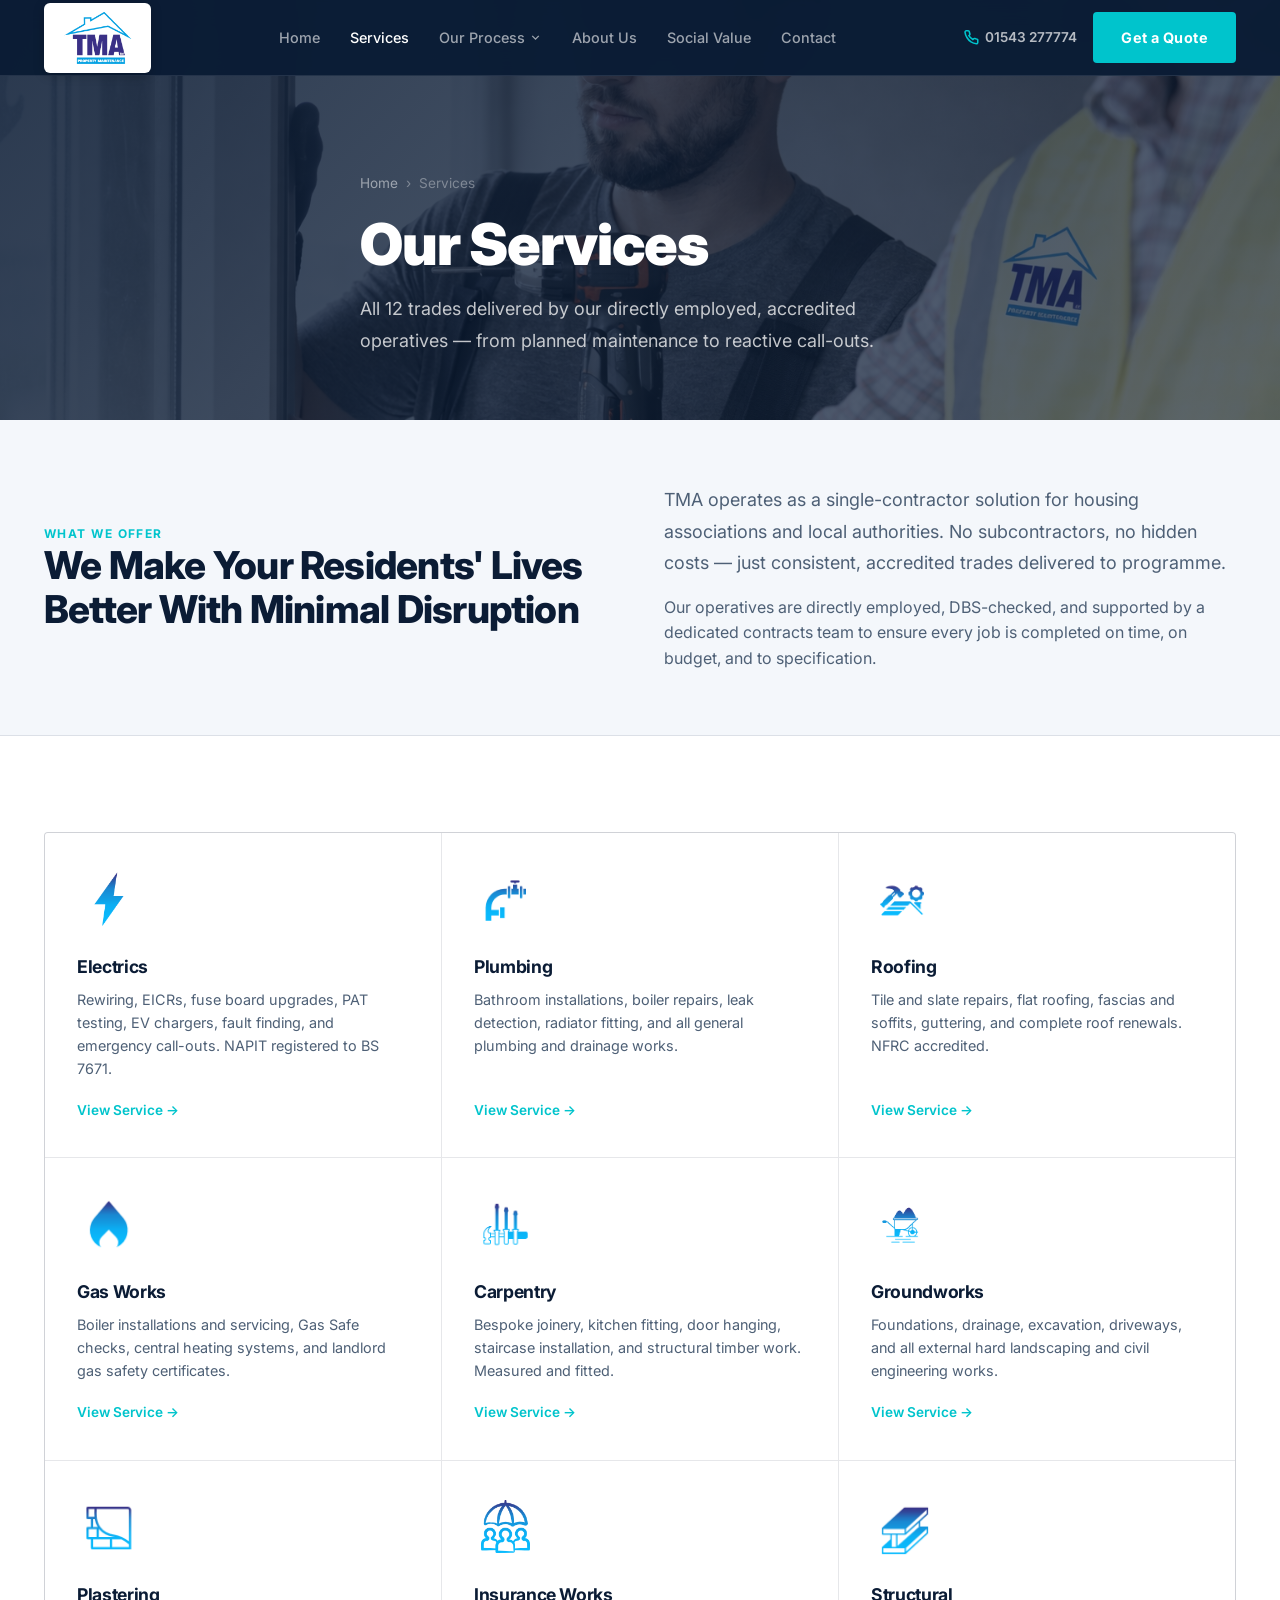
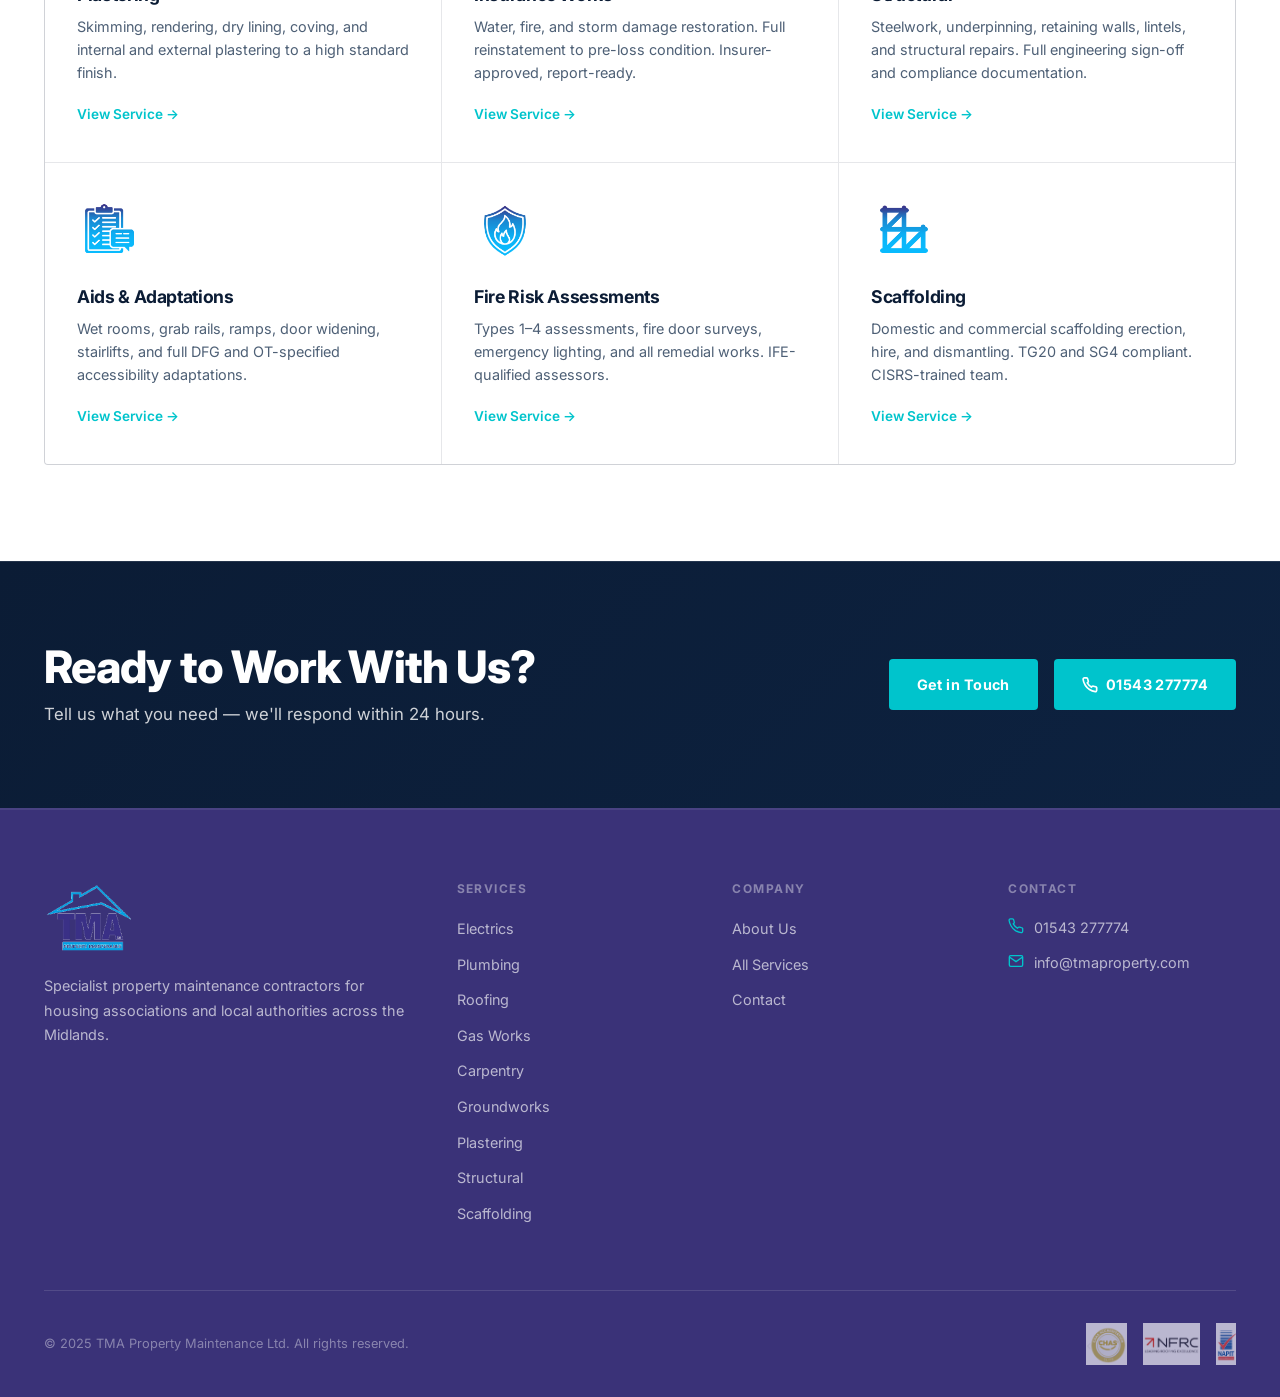
<file: services.html>
<!DOCTYPE html>
<html lang="en">
<head>
  <meta charset="UTF-8" />
  <meta name="viewport" content="width=device-width, initial-scale=1.0" />
  <title>Services | TMA Property Maintenance</title>
  <meta name="description" content="TMA Property Maintenance delivers 12 trades under one roof — electrics, plumbing, roofing, gas, carpentry, groundworks, and more for social housing contracts." />
  <link rel="stylesheet" href="css/style.css" />
</head>
<body>

<!-- NAV -->
<nav class="nav">
  <div class="nav-inner">
    <a class="nav-logo" href="index.html">
      <img src="images/tma-logo-transparent.png" alt="TMA Property Maintenance" />
    </a>
    <div class="nav-links">
      <a href="index.html">Home</a>
      <a href="services.html" class="active">Services</a>
      <div class="nav-dropdown-wrap">
        <a class="nav-dropdown-trigger">
          Our Process
          <svg width="13" height="13" viewBox="0 0 24 24" fill="none" stroke="currentColor" stroke-width="2.5"><polyline points="6 9 12 15 18 9"/></svg>
        </a>
        <div class="nav-dropdown">
          <a href="process/planned-works.html">Planned Works</a>
          <a href="process/reactive-works.html">Reactive Works</a>
          <a href="process/frameworks.html">Frameworks</a>
        </div>
      </div>
      <a href="about.html">About Us</a>
      <a href="social-values.html">Social Value</a>
      <a href="contact.html">Contact</a>
    </div>
    <div class="nav-right">
      <a class="nav-phone" href="tel:01543277774">
        <svg width="15" height="15" viewBox="0 0 24 24" fill="none" stroke="currentColor" stroke-width="2.5"><path d="M22 16.92v3a2 2 0 0 1-2.18 2 19.79 19.79 0 0 1-8.63-3.07A19.5 19.5 0 0 1 4.69 12a19.79 19.79 0 0 1-3.07-8.67A2 2 0 0 1 3.6 1.27h3a2 2 0 0 1 2 1.72c.127.96.361 1.903.7 2.81a2 2 0 0 1-.45 2.11L7.91 8.85a16 16 0 0 0 6.29 6.29l.95-.95a2 2 0 0 1 2.11-.45c.907.339 1.85.573 2.81.7A2 2 0 0 1 22 16.92z"/></svg>
        01543 277774
      </a>
      <a href="contact.html" class="btn btn-primary">Get a Quote</a>
    </div>
    <button class="nav-hamburger" id="hamburger"><span></span><span></span><span></span></button>
  </div>
</nav>
<div class="mobile-menu" id="mobile-menu">
  <a href="index.html">Home</a>
  <a href="services.html">Services</a>
  <span class="mobile-submenu-label">Our Process</span>
  <a href="process/planned-works.html" class="mobile-sub-link">Planned Works</a>
  <a href="process/reactive-works.html" class="mobile-sub-link">Reactive Works</a>
  <a href="process/frameworks.html" class="mobile-sub-link">Frameworks</a>
  <a href="about.html">About Us</a>
  <a href="social-values.html">Social Value</a>
  <a href="contact.html">Contact</a>
  <a href="contact.html" class="btn btn-primary">Get a Quote</a>
</div>

<!-- PAGE HERO -->
<div class="page-hero">
  <div class="page-hero-bg" style="background-image:url('images/home-hero-B3lv0VZS.jpg');"></div>
  <div class="page-hero-overlay"></div>
  <div class="container">
    <div class="page-hero-content">
      <div class="breadcrumb">
        <a href="index.html">Home</a>
        <span>›</span>
        <span>Services</span>
      </div>
      <h1>Our Services</h1>
      <p class="lead" style="margin-top:16px; max-width:560px;">All 12 trades delivered by our directly employed, accredited operatives — from planned maintenance to reactive call-outs.</p>
    </div>
  </div>
</div>

<!-- SERVICES INTRO -->
<section class="section-sm" style="background:var(--bg-alt); border-bottom:1px solid var(--border);">
  <div class="container">
    <div class="grid-2">
      <div>
        <p class="label">What We Offer</p>
        <h2 class="display-md">We Make Your Residents' Lives Better With Minimal Disruption</h2>
      </div>
      <div>
        <p class="lead">TMA operates as a single-contractor solution for housing associations and local authorities. No subcontractors, no hidden costs — just consistent, accredited trades delivered to programme.</p>
        <p style="color:var(--text-muted); margin-top:16px;">Our operatives are directly employed, DBS-checked, and supported by a dedicated contracts team to ensure every job is completed on time, on budget, and to specification.</p>
      </div>
    </div>
  </div>
</section>

<!-- ALL SERVICES GRID -->
<section class="section">
  <div class="container">
    <div class="services-grid">

      <div class="service-card">
        <div class="service-card-icon">
          <img src="images/icons/icon-electrics.png" alt="" />
        </div>
        <h3>Electrics</h3>
        <p>Rewiring, EICRs, fuse board upgrades, PAT testing, EV chargers, fault finding, and emergency call-outs. NAPIT registered to BS 7671.</p>
        <a href="services/electrics.html" class="service-card-link">View Service →</a>
      </div>

      <div class="service-card">
        <div class="service-card-icon">
          <img src="images/icons/icon-plumbing.png" alt="" />
        </div>
        <h3>Plumbing</h3>
        <p>Bathroom installations, boiler repairs, leak detection, radiator fitting, and all general plumbing and drainage works.</p>
        <a href="services/plumbing.html" class="service-card-link">View Service →</a>
      </div>

      <div class="service-card">
        <div class="service-card-icon">
          <img src="images/icons/icon-roofing.png" alt="" />
        </div>
        <h3>Roofing</h3>
        <p>Tile and slate repairs, flat roofing, fascias and soffits, guttering, and complete roof renewals. NFRC accredited.</p>
        <a href="services/roofing.html" class="service-card-link">View Service →</a>
      </div>

      <div class="service-card">
        <div class="service-card-icon">
          <img src="images/icons/icon-gas-works.png" alt="" />
        </div>
        <h3>Gas Works</h3>
        <p>Boiler installations and servicing, Gas Safe checks, central heating systems, and landlord gas safety certificates.</p>
        <a href="services/gas-works.html" class="service-card-link">View Service →</a>
      </div>

      <div class="service-card">
        <div class="service-card-icon">
          <img src="images/icons/icon-carpentry.png" alt="" />
        </div>
        <h3>Carpentry</h3>
        <p>Bespoke joinery, kitchen fitting, door hanging, staircase installation, and structural timber work. Measured and fitted.</p>
        <a href="services/carpentry.html" class="service-card-link">View Service →</a>
      </div>

      <div class="service-card">
        <div class="service-card-icon">
          <img src="images/icons/icon-groundworks.png" alt="" />
        </div>
        <h3>Groundworks</h3>
        <p>Foundations, drainage, excavation, driveways, and all external hard landscaping and civil engineering works.</p>
        <a href="services/groundworks.html" class="service-card-link">View Service →</a>
      </div>

      <div class="service-card">
        <div class="service-card-icon">
          <img src="images/icons/icon-plastering.png" alt="" />
        </div>
        <h3>Plastering</h3>
        <p>Skimming, rendering, dry lining, coving, and internal and external plastering to a high standard finish.</p>
        <a href="services/plastering.html" class="service-card-link">View Service →</a>
      </div>

      <div class="service-card">
        <div class="service-card-icon">
          <img src="images/icons/icon-insurance.png" alt="" />
        </div>
        <h3>Insurance Works</h3>
        <p>Water, fire, and storm damage restoration. Full reinstatement to pre-loss condition. Insurer-approved, report-ready.</p>
        <a href="services/insurance.html" class="service-card-link">View Service →</a>
      </div>

      <div class="service-card">
        <div class="service-card-icon">
          <img src="images/icons/icon-structural.png" alt="" />
        </div>
        <h3>Structural</h3>
        <p>Steelwork, underpinning, retaining walls, lintels, and structural repairs. Full engineering sign-off and compliance documentation.</p>
        <a href="services/structural.html" class="service-card-link">View Service →</a>
      </div>

      <div class="service-card">
        <div class="service-card-icon">
          <img src="images/icons/icon-aids-adaptations.png" alt="" />
        </div>
        <h3>Aids &amp; Adaptations</h3>
        <p>Wet rooms, grab rails, ramps, door widening, stairlifts, and full DFG and OT-specified accessibility adaptations.</p>
        <a href="services/aids-adaptations.html" class="service-card-link">View Service →</a>
      </div>

      <div class="service-card">
        <div class="service-card-icon">
          <img src="images/icons/icon-fire-risk.png" alt="" />
        </div>
        <h3>Fire Risk Assessments</h3>
        <p>Types 1–4 assessments, fire door surveys, emergency lighting, and all remedial works. IFE-qualified assessors.</p>
        <a href="services/fire-risk-assessment.html" class="service-card-link">View Service →</a>
      </div>

      <div class="service-card">
        <div class="service-card-icon">
          <img src="images/icons/icon-scaffolding.png" alt="" />
        </div>
        <h3>Scaffolding</h3>
        <p>Domestic and commercial scaffolding erection, hire, and dismantling. TG20 and SG4 compliant. CISRS-trained team.</p>
        <a href="services/scaffolding.html" class="service-card-link">View Service →</a>
      </div>

    </div>
  </div>
</section>

<!-- CTA -->
<div class="cta-banner">
  <div class="container">
    <div class="cta-banner-inner">
      <div>
        <h2>Ready to Work With Us?</h2>
        <p>Tell us what you need — we'll respond within 24 hours.</p>
      </div>
      <div class="cta-btns">
        <a href="contact.html" class="btn btn-primary">Get in Touch</a>
        <a href="tel:01543277774" class="btn btn-primary">
          <svg width="16" height="16" viewBox="0 0 24 24" fill="none" stroke="currentColor" stroke-width="2.5"><path d="M22 16.92v3a2 2 0 0 1-2.18 2 19.79 19.79 0 0 1-8.63-3.07A19.5 19.5 0 0 1 4.69 12a19.79 19.79 0 0 1-3.07-8.67A2 2 0 0 1 3.6 1.27h3a2 2 0 0 1 2 1.72c.127.96.361 1.903.7 2.81a2 2 0 0 1-.45 2.11L7.91 8.85a16 16 0 0 0 6.29 6.29l.95-.95a2 2 0 0 1 2.11-.45c.907.339 1.85.573 2.81.7A2 2 0 0 1 22 16.92z"/></svg>
          01543 277774
        </a>
      </div>
    </div>
  </div>
</div>

<!-- FOOTER -->
<footer class="footer">
  <div class="container">
    <div class="footer-grid">
      <div class="footer-brand">
        <img class="footer-logo" src="images/tma-logo-transparent.png" alt="TMA Property Maintenance" />
        <p>Specialist property maintenance contractors for housing associations and local authorities across the Midlands.</p>
      </div>
      <div class="footer-col">
        <h4>Services</h4>
        <ul>
          <li><a href="services/electrics.html">Electrics</a></li>
          <li><a href="services/plumbing.html">Plumbing</a></li>
          <li><a href="services/roofing.html">Roofing</a></li>
          <li><a href="services/gas-works.html">Gas Works</a></li>
          <li><a href="services/carpentry.html">Carpentry</a></li>
          <li><a href="services/groundworks.html">Groundworks</a></li>
          <li><a href="services/plastering.html">Plastering</a></li>
          <li><a href="services/structural.html">Structural</a></li>
          <li><a href="services/scaffolding.html">Scaffolding</a></li>
        </ul>
      </div>
      <div class="footer-col">
        <h4>Company</h4>
        <ul>
          <li><a href="about.html">About Us</a></li>
          <li><a href="services.html">All Services</a></li>
          <li><a href="contact.html">Contact</a></li>
        </ul>
      </div>
      <div class="footer-col">
        <h4>Contact</h4>
        <div class="footer-contact-item">
          <svg width="16" height="16" viewBox="0 0 24 24" fill="none" stroke="currentColor" stroke-width="2"><path d="M22 16.92v3a2 2 0 0 1-2.18 2 19.79 19.79 0 0 1-8.63-3.07A19.5 19.5 0 0 1 4.69 12a19.79 19.79 0 0 1-3.07-8.67A2 2 0 0 1 3.6 1.27h3a2 2 0 0 1 2 1.72c.127.96.361 1.903.7 2.81a2 2 0 0 1-.45 2.11L7.91 8.85a16 16 0 0 0 6.29 6.29l.95-.95a2 2 0 0 1 2.11-.45c.907.339 1.85.573 2.81.7A2 2 0 0 1 22 16.92z"/></svg>
          <a href="tel:01543277774">01543 277774</a>
        </div>
        <div class="footer-contact-item">
          <svg width="16" height="16" viewBox="0 0 24 24" fill="none" stroke="currentColor" stroke-width="2"><path d="M4 4h16c1.1 0 2 .9 2 2v12c0 1.1-.9 2-2 2H4c-1.1 0-2-.9-2-2V6c0-1.1.9-2 2-2z"/><polyline points="22,6 12,13 2,6"/></svg>
          <a href="mailto:info@tmaproperty.com">info@tmaproperty.com</a>
        </div>
      </div>
    </div>
    <div class="footer-bottom">
      <p>&copy; 2025 TMA Property Maintenance Ltd. All rights reserved.</p>
      <div class="footer-accred">
        <img src="images/chas-Cvc4F8Mo.png" alt="CHAS" />
        <img src="images/nfrc-jTtckWEL.png" alt="NFRC" />
        <img src="images/napit-BFwmCKSb.png" alt="NAPIT" />
      </div>
    </div>
  </div>
</footer>

<script>
  document.getElementById('hamburger').addEventListener('click', () => document.getElementById('mobile-menu').classList.toggle('open'));
</script>
</body>
</html>
</file>
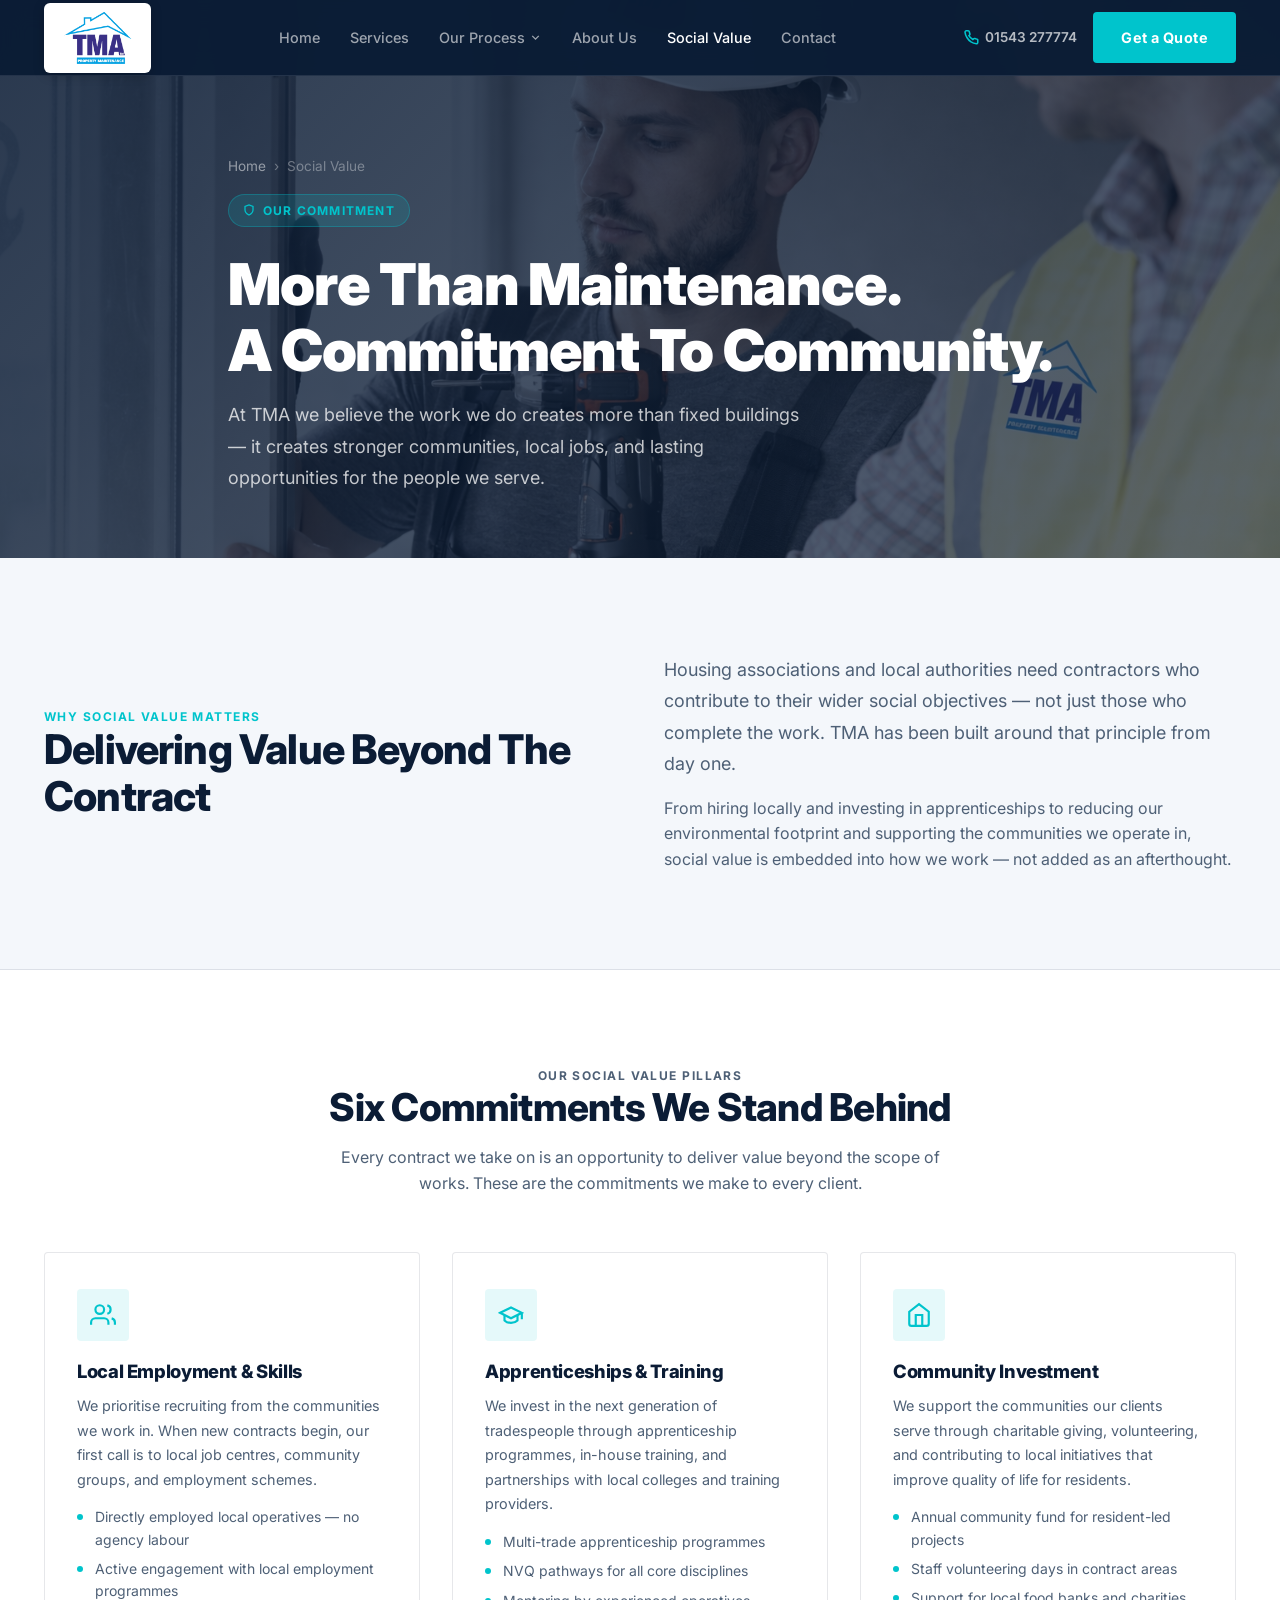
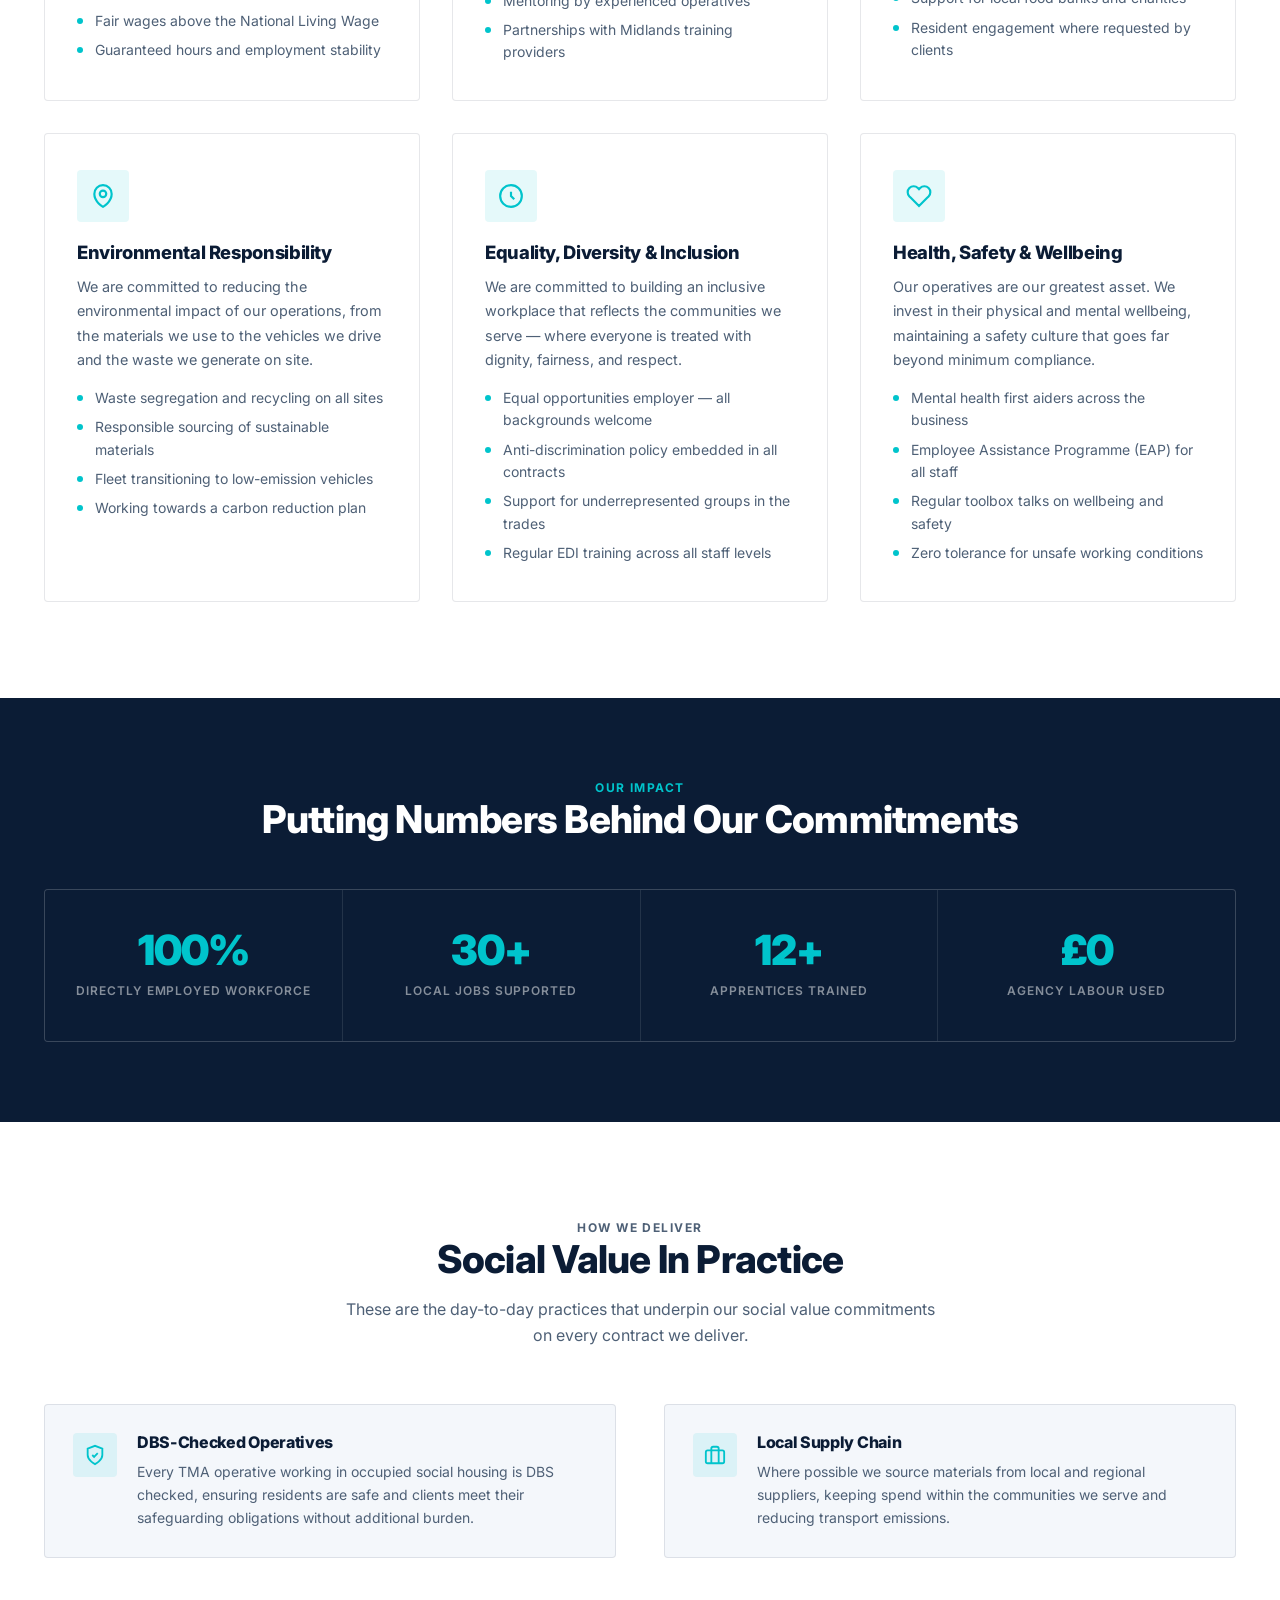
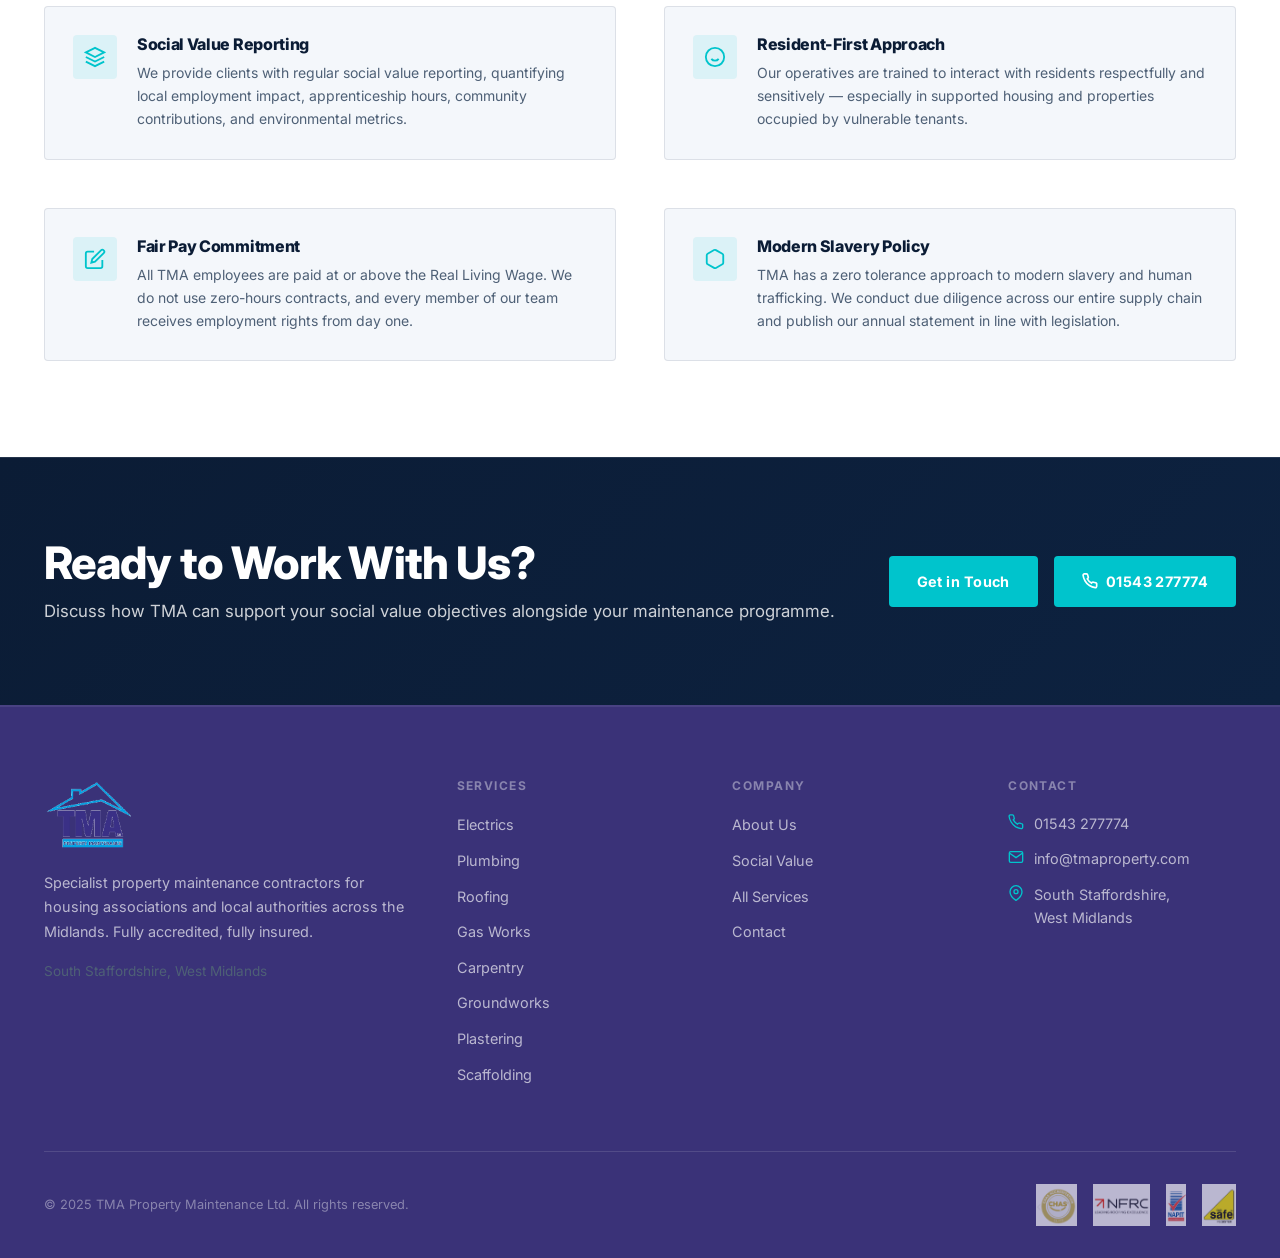
<file: social-values.html>
<!DOCTYPE html>
<html lang="en">
<head>
  <meta charset="UTF-8" />
  <meta name="viewport" content="width=device-width, initial-scale=1.0" />
  <title>Social Value | TMA Property Maintenance</title>
  <meta name="description" content="TMA Property Maintenance's commitment to social value — local employment, apprenticeships, community investment, and environmental responsibility across the Midlands." />
  <link rel="stylesheet" href="css/style.css" />
  <link rel="icon" href="images/tma-logo-transparent.png" />
  <style>
    .sv-hero-pill {
      display: inline-flex; align-items: center; gap: 8px;
      background: rgba(0,196,204,.15); border: 1px solid rgba(0,196,204,.3);
      color: var(--accent); font-size: .75rem; font-weight: 700;
      letter-spacing: .1em; text-transform: uppercase;
      padding: 6px 14px; border-radius: 100px; margin-bottom: 24px;
    }
    .sv-pillar-grid {
      display: grid; grid-template-columns: repeat(3,1fr); gap: 32px;
      margin-top: 56px;
    }
    .sv-pillar {
      background: var(--bg); border: 1px solid var(--border);
      border-radius: var(--radius); padding: 36px 32px;
      transition: border-color .2s, box-shadow .2s;
    }
    .sv-pillar:hover { border-color: var(--accent); box-shadow: 0 4px 24px rgba(0,196,204,.1); }
    .sv-pillar-icon {
      width: 52px; height: 52px; background: rgba(0,196,204,.1);
      border-radius: var(--radius); display: flex; align-items: center;
      justify-content: center; margin-bottom: 20px;
    }
    .sv-pillar-icon svg { width: 26px; height: 26px; color: var(--accent); }
    .sv-pillar h3 { font-size: 1.15rem; margin-bottom: 12px; color: var(--text); }
    .sv-pillar p  { font-size: .9rem; color: var(--text-muted); line-height: 1.7; }
    .sv-pillar ul { margin-top: 14px; display: flex; flex-direction: column; gap: 7px; }
    .sv-pillar ul li {
      font-size: .875rem; color: var(--text-muted);
      padding-left: 18px; position: relative;
    }
    .sv-pillar ul li::before {
      content: ''; position: absolute; left: 0; top: 8px;
      width: 6px; height: 6px; border-radius: 50%;
      background: var(--accent);
    }
    .sv-impact-strip {
      background: var(--bg-dark);
      padding: 80px 0;
    }
    .sv-impact-grid {
      display: grid; grid-template-columns: repeat(4,1fr);
      gap: 1px; background: var(--border-dark);
      border: 1px solid var(--border-dark);
      border-radius: var(--radius); overflow: hidden;
    }
    .sv-impact-item {
      background: var(--bg-dark); padding: 40px 28px; text-align: center;
    }
    .sv-impact-num {
      font-size: 2.6rem; font-weight: 900; color: var(--accent);
      letter-spacing: -0.03em; line-height: 1;
    }
    .sv-impact-label {
      font-size: .75rem; font-weight: 600; color: rgba(255,255,255,.5);
      text-transform: uppercase; letter-spacing: .08em; margin-top: 10px;
    }
    .sv-commitment-grid {
      display: grid; grid-template-columns: 1fr 1fr; gap: 48px;
      align-items: start; margin-top: 56px;
    }
    .sv-commitment-item {
      display: flex; gap: 20px; align-items: flex-start;
      padding: 28px; background: var(--bg-alt);
      border: 1px solid var(--border); border-radius: var(--radius);
    }
    .sv-commitment-icon {
      flex-shrink: 0; width: 44px; height: 44px;
      background: rgba(0,196,204,.1); border-radius: var(--radius);
      display: flex; align-items: center; justify-content: center;
    }
    .sv-commitment-icon svg { width: 22px; height: 22px; color: var(--accent); }
    .sv-commitment-item h4 { font-size: 1rem; margin-bottom: 8px; }
    .sv-commitment-item p  { font-size: .875rem; color: var(--text-muted); line-height: 1.65; }
    @media (max-width: 1024px) {
      .sv-pillar-grid { grid-template-columns: repeat(2,1fr); }
      .sv-impact-grid { grid-template-columns: repeat(2,1fr); }
    }
    @media (max-width: 768px) {
      .sv-pillar-grid { grid-template-columns: 1fr; }
      .sv-impact-grid { grid-template-columns: 1fr 1fr; }
      .sv-commitment-grid { grid-template-columns: 1fr; }
    }
  </style>
</head>
<body>

<!-- NAV -->
<nav class="nav" id="nav">
  <div class="nav-inner">
    <a class="nav-logo" href="index.html">
      <img src="images/tma-logo-transparent.png" alt="TMA Property Maintenance" />
    </a>
    <div class="nav-links">
      <a href="index.html">Home</a>
      <a href="services.html">Services</a>
      <div class="nav-dropdown-wrap">
        <a class="nav-dropdown-trigger">
          Our Process
          <svg width="13" height="13" viewBox="0 0 24 24" fill="none" stroke="currentColor" stroke-width="2.5"><polyline points="6 9 12 15 18 9"/></svg>
        </a>
        <div class="nav-dropdown">
          <a href="process/planned-works.html">Planned Works</a>
          <a href="process/reactive-works.html">Reactive Works</a>
          <a href="process/frameworks.html">Frameworks</a>
        </div>
      </div>
      <a href="about.html">About Us</a>
      <a href="social-values.html" class="active">Social Value</a>
      <a href="contact.html">Contact</a>
    </div>
    <div class="nav-right">
      <a class="nav-phone" href="tel:01543277774">
        <svg width="15" height="15" viewBox="0 0 24 24" fill="none" stroke="currentColor" stroke-width="2.5"><path d="M22 16.92v3a2 2 0 0 1-2.18 2 19.79 19.79 0 0 1-8.63-3.07A19.5 19.5 0 0 1 4.69 12a19.79 19.79 0 0 1-3.07-8.67A2 2 0 0 1 3.6 1.27h3a2 2 0 0 1 2 1.72c.127.96.361 1.903.7 2.81a2 2 0 0 1-.45 2.11L7.91 8.85a16 16 0 0 0 6.29 6.29l.95-.95a2 2 0 0 1 2.11-.45c.907.339 1.85.573 2.81.7A2 2 0 0 1 22 16.92z"/></svg>
        01543 277774
      </a>
      <a href="contact.html" class="btn btn-primary">Get a Quote</a>
    </div>
    <button class="nav-hamburger" id="hamburger" aria-label="Menu">
      <span></span><span></span><span></span>
    </button>
  </div>
</nav>
<div class="mobile-menu" id="mobile-menu">
  <a href="index.html">Home</a>
  <a href="services.html">Services</a>
  <span class="mobile-submenu-label">Our Process</span>
  <a href="process/planned-works.html" class="mobile-sub-link">Planned Works</a>
  <a href="process/reactive-works.html" class="mobile-sub-link">Reactive Works</a>
  <a href="process/frameworks.html" class="mobile-sub-link">Frameworks</a>
  <a href="about.html">About Us</a>
  <a href="social-values.html">Social Value</a>
  <a href="contact.html">Contact</a>
  <a href="contact.html" class="btn btn-primary">Get a Quote</a>
</div>

<!-- PAGE HERO -->
<div class="page-hero">
  <div class="page-hero-bg" style="background-image:url('images/home-hero-B3lv0VZS.jpg'); background-position: center 35%;"></div>
  <div class="page-hero-overlay"></div>
  <div class="container">
    <div class="page-hero-content">
      <div class="breadcrumb">
        <a href="index.html">Home</a>
        <span>›</span>
        <span>Social Value</span>
      </div>
      <div class="sv-hero-pill">
        <svg width="12" height="12" viewBox="0 0 24 24" fill="none" stroke="currentColor" stroke-width="2.5"><path d="M12 22s8-4 8-10V5l-8-3-8 3v7c0 6 8 10 8 10z"/></svg>
        Our Commitment
      </div>
      <h1>More Than Maintenance.<br>A Commitment To Community.</h1>
      <p class="lead" style="margin-top:16px; max-width:580px;">At TMA we believe the work we do creates more than fixed buildings — it creates stronger communities, local jobs, and lasting opportunities for the people we serve.</p>
    </div>
  </div>
</div>

<!-- INTRO -->
<section class="section" style="background: var(--bg-alt); border-bottom: 1px solid var(--border);">
  <div class="container">
    <div class="grid-2">
      <div>
        <p class="label">Why Social Value Matters</p>
        <h2 class="display-lg" style="color:var(--text);">Delivering Value Beyond The Contract</h2>
      </div>
      <div>
        <p class="lead" style="color:var(--text-muted);">Housing associations and local authorities need contractors who contribute to their wider social objectives — not just those who complete the work. TMA has been built around that principle from day one.</p>
        <p style="color:var(--text-muted); margin-top:16px;">From hiring locally and investing in apprenticeships to reducing our environmental footprint and supporting the communities we operate in, social value is embedded into how we work — not added as an afterthought.</p>
      </div>
    </div>
  </div>
</section>

<!-- PILLARS -->
<section class="section">
  <div class="container">
    <div class="section-header centered">
      <p class="label">Our Social Value Pillars</p>
      <h2 class="display-md">Six Commitments We Stand Behind</h2>
      <p>Every contract we take on is an opportunity to deliver value beyond the scope of works. These are the commitments we make to every client.</p>
    </div>

    <div class="sv-pillar-grid">

      <div class="sv-pillar">
        <div class="sv-pillar-icon">
          <svg viewBox="0 0 24 24" fill="none" stroke="currentColor" stroke-width="2"><path d="M17 21v-2a4 4 0 0 0-4-4H5a4 4 0 0 0-4 4v2"/><circle cx="9" cy="7" r="4"/><path d="M23 21v-2a4 4 0 0 0-3-3.87"/><path d="M16 3.13a4 4 0 0 1 0 7.75"/></svg>
        </div>
        <h3>Local Employment &amp; Skills</h3>
        <p>We prioritise recruiting from the communities we work in. When new contracts begin, our first call is to local job centres, community groups, and employment schemes.</p>
        <ul>
          <li>Directly employed local operatives — no agency labour</li>
          <li>Active engagement with local employment programmes</li>
          <li>Fair wages above the National Living Wage</li>
          <li>Guaranteed hours and employment stability</li>
        </ul>
      </div>

      <div class="sv-pillar">
        <div class="sv-pillar-icon">
          <svg viewBox="0 0 24 24" fill="none" stroke="currentColor" stroke-width="2"><path d="M22 10v6M2 10l10-5 10 5-10 5z"/><path d="M6 12v5c3 3 9 3 12 0v-5"/></svg>
        </div>
        <h3>Apprenticeships &amp; Training</h3>
        <p>We invest in the next generation of tradespeople through apprenticeship programmes, in-house training, and partnerships with local colleges and training providers.</p>
        <ul>
          <li>Multi-trade apprenticeship programmes</li>
          <li>NVQ pathways for all core disciplines</li>
          <li>Mentoring by experienced operatives</li>
          <li>Partnerships with Midlands training providers</li>
        </ul>
      </div>

      <div class="sv-pillar">
        <div class="sv-pillar-icon">
          <svg viewBox="0 0 24 24" fill="none" stroke="currentColor" stroke-width="2"><path d="M3 9l9-7 9 7v11a2 2 0 0 1-2 2H5a2 2 0 0 1-2-2z"/><polyline points="9 22 9 12 15 12 15 22"/></svg>
        </div>
        <h3>Community Investment</h3>
        <p>We support the communities our clients serve through charitable giving, volunteering, and contributing to local initiatives that improve quality of life for residents.</p>
        <ul>
          <li>Annual community fund for resident-led projects</li>
          <li>Staff volunteering days in contract areas</li>
          <li>Support for local food banks and charities</li>
          <li>Resident engagement where requested by clients</li>
        </ul>
      </div>

      <div class="sv-pillar">
        <div class="sv-pillar-icon">
          <svg viewBox="0 0 24 24" fill="none" stroke="currentColor" stroke-width="2"><path d="M12 22s-8-4.5-8-11.8A8 8 0 0 1 12 2a8 8 0 0 1 8 8.2c0 7.3-8 11.8-8 11.8z"/><circle cx="12" cy="10" r="3"/></svg>
        </div>
        <h3>Environmental Responsibility</h3>
        <p>We are committed to reducing the environmental impact of our operations, from the materials we use to the vehicles we drive and the waste we generate on site.</p>
        <ul>
          <li>Waste segregation and recycling on all sites</li>
          <li>Responsible sourcing of sustainable materials</li>
          <li>Fleet transitioning to low-emission vehicles</li>
          <li>Working towards a carbon reduction plan</li>
        </ul>
      </div>

      <div class="sv-pillar">
        <div class="sv-pillar-icon">
          <svg viewBox="0 0 24 24" fill="none" stroke="currentColor" stroke-width="2"><circle cx="12" cy="12" r="10"/><path d="M12 8v4l3 3"/></svg>
        </div>
        <h3>Equality, Diversity &amp; Inclusion</h3>
        <p>We are committed to building an inclusive workplace that reflects the communities we serve — where everyone is treated with dignity, fairness, and respect.</p>
        <ul>
          <li>Equal opportunities employer — all backgrounds welcome</li>
          <li>Anti-discrimination policy embedded in all contracts</li>
          <li>Support for underrepresented groups in the trades</li>
          <li>Regular EDI training across all staff levels</li>
        </ul>
      </div>

      <div class="sv-pillar">
        <div class="sv-pillar-icon">
          <svg viewBox="0 0 24 24" fill="none" stroke="currentColor" stroke-width="2"><path d="M20.84 4.61a5.5 5.5 0 0 0-7.78 0L12 5.67l-1.06-1.06a5.5 5.5 0 0 0-7.78 7.78l1.06 1.06L12 21.23l7.78-7.78 1.06-1.06a5.5 5.5 0 0 0 0-7.78z"/></svg>
        </div>
        <h3>Health, Safety &amp; Wellbeing</h3>
        <p>Our operatives are our greatest asset. We invest in their physical and mental wellbeing, maintaining a safety culture that goes far beyond minimum compliance.</p>
        <ul>
          <li>Mental health first aiders across the business</li>
          <li>Employee Assistance Programme (EAP) for all staff</li>
          <li>Regular toolbox talks on wellbeing and safety</li>
          <li>Zero tolerance for unsafe working conditions</li>
        </ul>
      </div>

    </div>
  </div>
</section>

<!-- IMPACT NUMBERS -->
<div class="sv-impact-strip">
  <div class="container">
    <div class="section-header centered" style="margin-bottom:48px;">
      <p class="label" style="color:var(--accent);">Our Impact</p>
      <h2 class="display-md" style="color:#fff;">Putting Numbers Behind Our Commitments</h2>
    </div>
    <div class="sv-impact-grid">
      <div class="sv-impact-item">
        <div class="sv-impact-num">100%</div>
        <div class="sv-impact-label">Directly Employed Workforce</div>
      </div>
      <div class="sv-impact-item">
        <div class="sv-impact-num">30+</div>
        <div class="sv-impact-label">Local Jobs Supported</div>
      </div>
      <div class="sv-impact-item">
        <div class="sv-impact-num">12+</div>
        <div class="sv-impact-label">Apprentices Trained</div>
      </div>
      <div class="sv-impact-item">
        <div class="sv-impact-num">£0</div>
        <div class="sv-impact-label">Agency Labour Used</div>
      </div>
    </div>
  </div>
</div>

<!-- COMMITMENTS DETAIL -->
<section class="section">
  <div class="container">
    <div class="section-header centered">
      <p class="label">How We Deliver</p>
      <h2 class="display-md">Social Value In Practice</h2>
      <p>These are the day-to-day practices that underpin our social value commitments on every contract we deliver.</p>
    </div>
    <div class="sv-commitment-grid">

      <div class="sv-commitment-item">
        <div class="sv-commitment-icon">
          <svg viewBox="0 0 24 24" fill="none" stroke="currentColor" stroke-width="2"><path d="M9 12l2 2 4-4"/><path d="M12 22s8-4 8-10V5l-8-3-8 3v7c0 6 8 10 8 10z"/></svg>
        </div>
        <div>
          <h4>DBS-Checked Operatives</h4>
          <p>Every TMA operative working in occupied social housing is DBS checked, ensuring residents are safe and clients meet their safeguarding obligations without additional burden.</p>
        </div>
      </div>

      <div class="sv-commitment-item">
        <div class="sv-commitment-icon">
          <svg viewBox="0 0 24 24" fill="none" stroke="currentColor" stroke-width="2"><rect x="2" y="7" width="20" height="14" rx="2"/><path d="M16 21V5a2 2 0 0 0-2-2h-4a2 2 0 0 0-2 2v16"/></svg>
        </div>
        <div>
          <h4>Local Supply Chain</h4>
          <p>Where possible we source materials from local and regional suppliers, keeping spend within the communities we serve and reducing transport emissions.</p>
        </div>
      </div>

      <div class="sv-commitment-item">
        <div class="sv-commitment-icon">
          <svg viewBox="0 0 24 24" fill="none" stroke="currentColor" stroke-width="2"><path d="M12 2L2 7l10 5 10-5-10-5z"/><path d="M2 17l10 5 10-5M2 12l10 5 10-5"/></svg>
        </div>
        <div>
          <h4>Social Value Reporting</h4>
          <p>We provide clients with regular social value reporting, quantifying local employment impact, apprenticeship hours, community contributions, and environmental metrics.</p>
        </div>
      </div>

      <div class="sv-commitment-item">
        <div class="sv-commitment-icon">
          <svg viewBox="0 0 24 24" fill="none" stroke="currentColor" stroke-width="2"><circle cx="12" cy="12" r="10"/><path d="M8 14s1.5 2 4 2 4-2 4-2"/><line x1="9" y1="9" x2="9.01" y2="9"/><line x1="15" y1="9" x2="15.01" y2="9"/></svg>
        </div>
        <div>
          <h4>Resident-First Approach</h4>
          <p>Our operatives are trained to interact with residents respectfully and sensitively — especially in supported housing and properties occupied by vulnerable tenants.</p>
        </div>
      </div>

      <div class="sv-commitment-item">
        <div class="sv-commitment-icon">
          <svg viewBox="0 0 24 24" fill="none" stroke="currentColor" stroke-width="2"><path d="M11 4H4a2 2 0 0 0-2 2v14a2 2 0 0 0 2 2h14a2 2 0 0 0 2-2v-7"/><path d="M18.5 2.5a2.121 2.121 0 0 1 3 3L12 15l-4 1 1-4 9.5-9.5z"/></svg>
        </div>
        <div>
          <h4>Fair Pay Commitment</h4>
          <p>All TMA employees are paid at or above the Real Living Wage. We do not use zero-hours contracts, and every member of our team receives employment rights from day one.</p>
        </div>
      </div>

      <div class="sv-commitment-item">
        <div class="sv-commitment-icon">
          <svg viewBox="0 0 24 24" fill="none" stroke="currentColor" stroke-width="2"><path d="M21 16V8a2 2 0 0 0-1-1.73l-7-4a2 2 0 0 0-2 0l-7 4A2 2 0 0 0 3 8v8a2 2 0 0 0 1 1.73l7 4a2 2 0 0 0 2 0l7-4A2 2 0 0 0 21 16z"/></svg>
        </div>
        <div>
          <h4>Modern Slavery Policy</h4>
          <p>TMA has a zero tolerance approach to modern slavery and human trafficking. We conduct due diligence across our entire supply chain and publish our annual statement in line with legislation.</p>
        </div>
      </div>

    </div>
  </div>
</section>

<!-- CTA -->
<div class="cta-banner">
  <div class="container">
    <div class="cta-banner-inner">
      <div>
        <h2>Ready to Work With Us?</h2>
        <p>Discuss how TMA can support your social value objectives alongside your maintenance programme.</p>
      </div>
      <div class="cta-btns">
        <a href="contact.html" class="btn btn-primary">Get in Touch</a>
        <a href="tel:01543277774" class="btn btn-primary">
          <svg width="16" height="16" viewBox="0 0 24 24" fill="none" stroke="currentColor" stroke-width="2.5"><path d="M22 16.92v3a2 2 0 0 1-2.18 2 19.79 19.79 0 0 1-8.63-3.07A19.5 19.5 0 0 1 4.69 12a19.79 19.79 0 0 1-3.07-8.67A2 2 0 0 1 3.6 1.27h3a2 2 0 0 1 2 1.72c.127.96.361 1.903.7 2.81a2 2 0 0 1-.45 2.11L7.91 8.85a16 16 0 0 0 6.29 6.29l.95-.95a2 2 0 0 1 2.11-.45c.907.339 1.85.573 2.81.7A2 2 0 0 1 22 16.92z"/></svg>
          01543 277774
        </a>
      </div>
    </div>
  </div>
</div>

<!-- FOOTER -->
<footer class="footer">
  <div class="container">
    <div class="footer-grid">
      <div class="footer-brand">
        <img class="footer-logo" src="images/tma-logo-transparent.png" alt="TMA Property Maintenance" />
        <p>Specialist property maintenance contractors for housing associations and local authorities across the Midlands. Fully accredited, fully insured.</p>
        <p style="margin-top:16px; font-size:.85rem; color:var(--text-muted);">South Staffordshire, West Midlands</p>
      </div>
      <div class="footer-col">
        <h4>Services</h4>
        <ul>
          <li><a href="services/electrics.html">Electrics</a></li>
          <li><a href="services/plumbing.html">Plumbing</a></li>
          <li><a href="services/roofing.html">Roofing</a></li>
          <li><a href="services/gas-works.html">Gas Works</a></li>
          <li><a href="services/carpentry.html">Carpentry</a></li>
          <li><a href="services/groundworks.html">Groundworks</a></li>
          <li><a href="services/plastering.html">Plastering</a></li>
          <li><a href="services/scaffolding.html">Scaffolding</a></li>
        </ul>
      </div>
      <div class="footer-col">
        <h4>Company</h4>
        <ul>
          <li><a href="about.html">About Us</a></li>
          <li><a href="social-values.html">Social Value</a></li>
          <li><a href="services.html">All Services</a></li>
          <li><a href="contact.html">Contact</a></li>
        </ul>
      </div>
      <div class="footer-col">
        <h4>Contact</h4>
        <div class="footer-contact-item">
          <svg width="16" height="16" viewBox="0 0 24 24" fill="none" stroke="currentColor" stroke-width="2"><path d="M22 16.92v3a2 2 0 0 1-2.18 2 19.79 19.79 0 0 1-8.63-3.07A19.5 19.5 0 0 1 4.69 12a19.79 19.79 0 0 1-3.07-8.67A2 2 0 0 1 3.6 1.27h3a2 2 0 0 1 2 1.72c.127.96.361 1.903.7 2.81a2 2 0 0 1-.45 2.11L7.91 8.85a16 16 0 0 0 6.29 6.29l.95-.95a2 2 0 0 1 2.11-.45c.907.339 1.85.573 2.81.7A2 2 0 0 1 22 16.92z"/></svg>
          <a href="tel:01543277774">01543 277774</a>
        </div>
        <div class="footer-contact-item">
          <svg width="16" height="16" viewBox="0 0 24 24" fill="none" stroke="currentColor" stroke-width="2"><path d="M4 4h16c1.1 0 2 .9 2 2v12c0 1.1-.9 2-2 2H4c-1.1 0-2-.9-2-2V6c0-1.1.9-2 2-2z"/><polyline points="22,6 12,13 2,6"/></svg>
          <a href="mailto:info@tmaproperty.com">info@tmaproperty.com</a>
        </div>
        <div class="footer-contact-item">
          <svg width="16" height="16" viewBox="0 0 24 24" fill="none" stroke="currentColor" stroke-width="2"><path d="M21 10c0 7-9 13-9 13s-9-6-9-13a9 9 0 0 1 18 0z"/><circle cx="12" cy="10" r="3"/></svg>
          <span>South Staffordshire,<br>West Midlands</span>
        </div>
      </div>
    </div>
    <div class="footer-bottom">
      <p>&copy; 2025 TMA Property Maintenance Ltd. All rights reserved.</p>
      <div class="footer-accred">
        <img src="images/chas-Cvc4F8Mo.png" alt="CHAS" />
        <img src="images/nfrc-jTtckWEL.png" alt="NFRC" />
        <img src="images/napit-BFwmCKSb.png" alt="NAPIT" />
        <img src="images/gassafe-Bql8y3pY.png" alt="Gas Safe" />
      </div>
    </div>
  </div>
</footer>

<script>
  document.getElementById('hamburger').addEventListener('click', () => document.getElementById('mobile-menu').classList.toggle('open'));
</script>
</body>
</html>
</file>
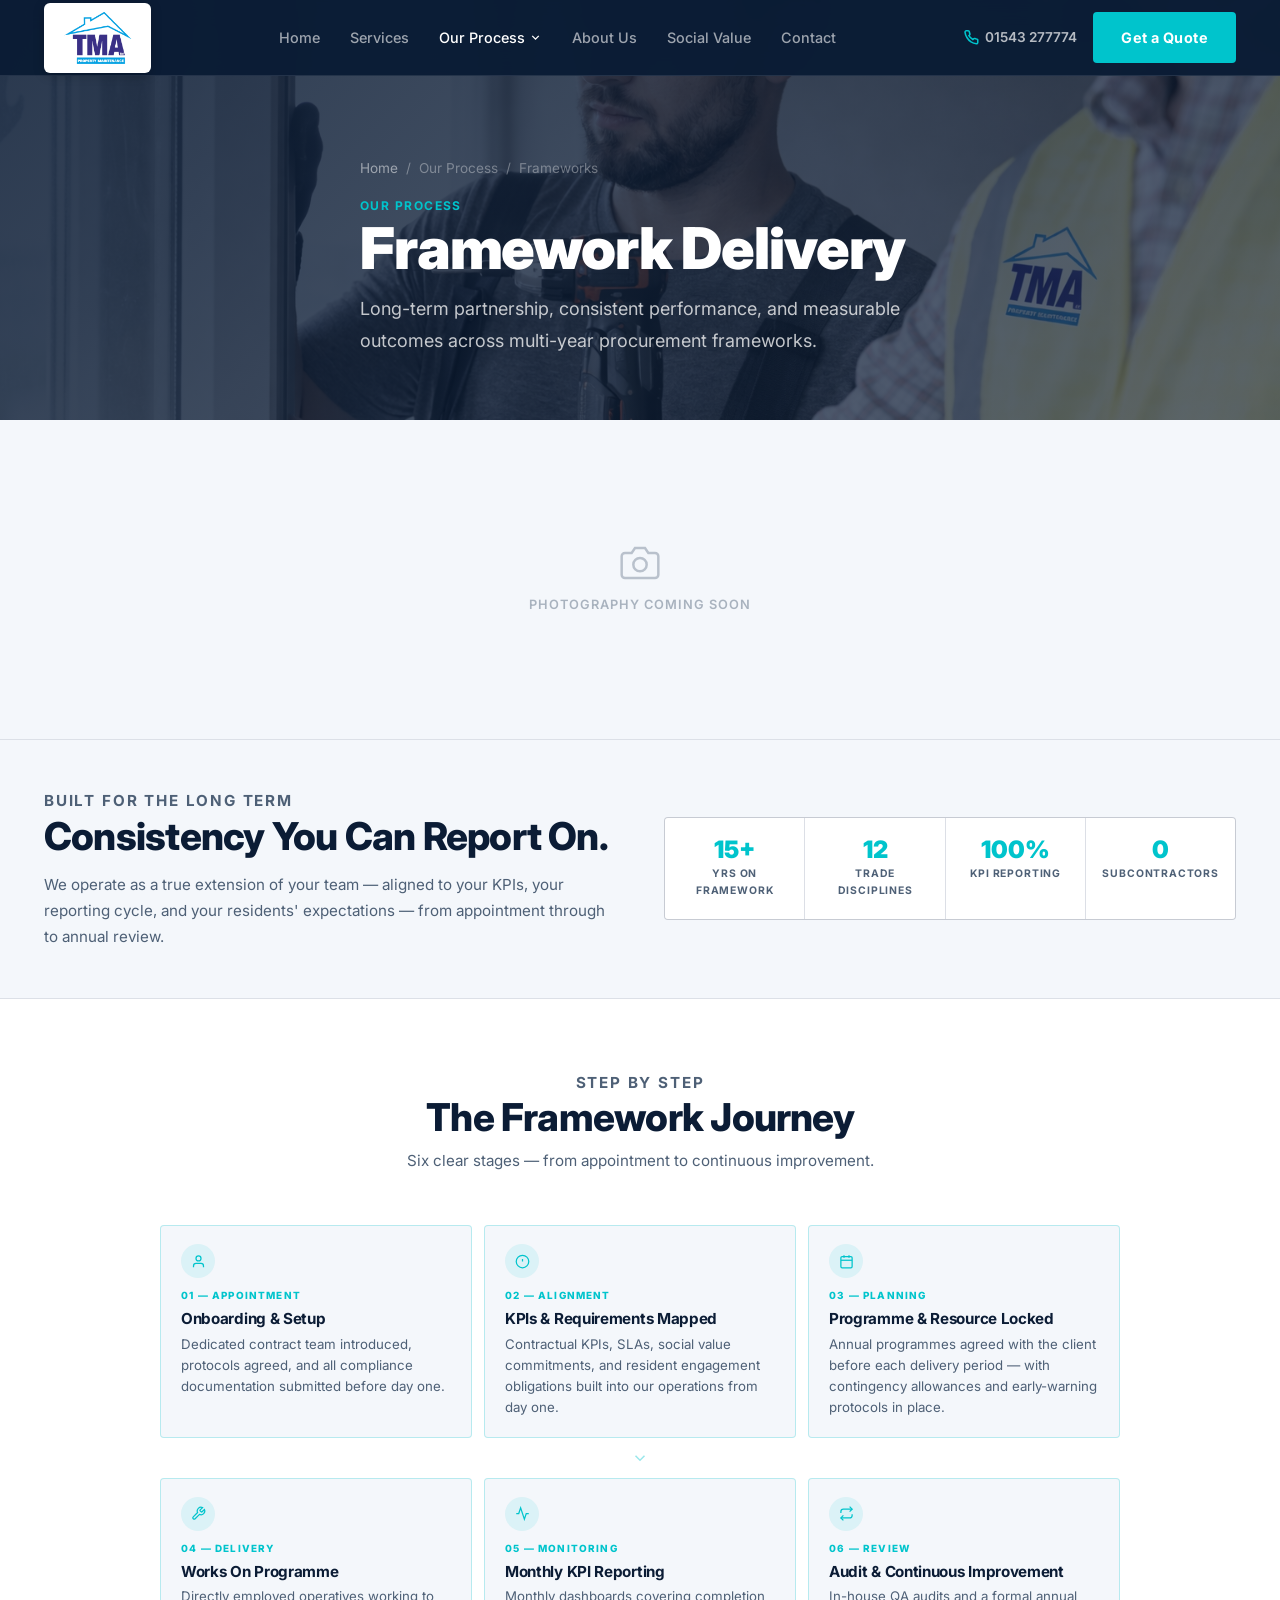
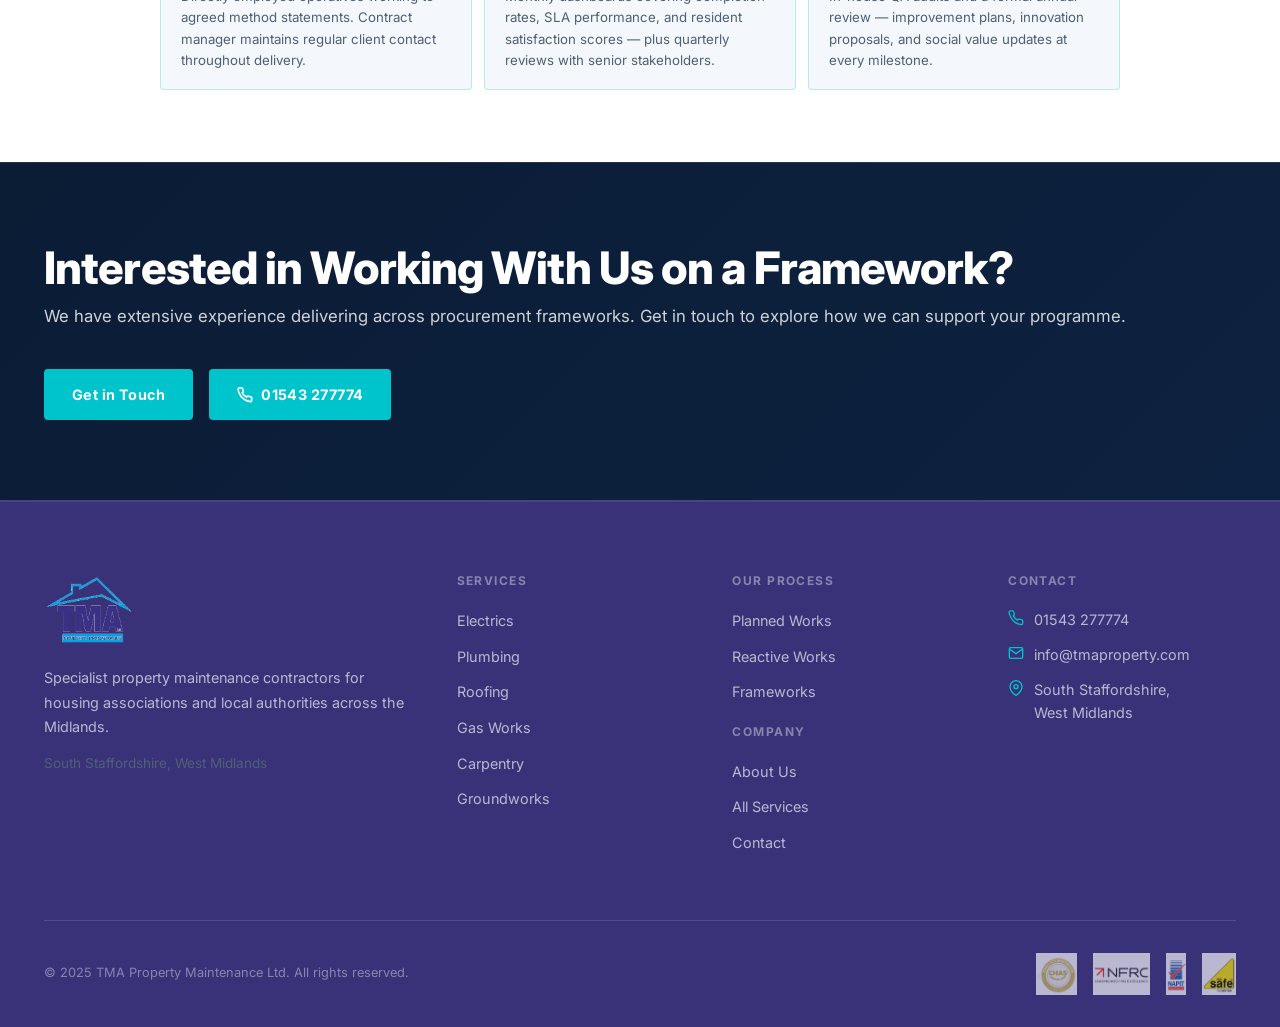
<file: process/frameworks.html>
<!DOCTYPE html>
<html lang="en">
<head>
  <meta charset="UTF-8" />
  <meta name="viewport" content="width=device-width, initial-scale=1.0" />
  <title>Frameworks Process | TMA Property Maintenance</title>
  <meta name="description" content="Our framework delivery model — consistent, KPI-driven, and built for long-term partnership." />
  <link rel="stylesheet" href="../css/style.css" />
  <link rel="icon" href="../images/tma-logo-transparent.png" />
</head>
<body>

<nav class="nav" id="nav">
  <div class="nav-inner">
    <a class="nav-logo" href="../index.html">
      <img src="../images/tma-logo-transparent.png" alt="TMA Property Maintenance" />
    </a>
    <div class="nav-links">
      <a href="../index.html">Home</a>
      <a href="../services.html">Services</a>
      <div class="nav-dropdown-wrap">
        <a class="nav-dropdown-trigger active">
          Our Process
          <svg width="13" height="13" viewBox="0 0 24 24" fill="none" stroke="currentColor" stroke-width="2.5"><polyline points="6 9 12 15 18 9"/></svg>
        </a>
        <div class="nav-dropdown">
          <a href="planned-works.html">Planned Works</a>
          <a href="reactive-works.html">Reactive Works</a>
          <a href="frameworks.html" class="active">Frameworks</a>
        </div>
      </div>
      <a href="../about.html">About Us</a>
      <a href="../social-values.html">Social Value</a>
      <a href="../contact.html">Contact</a>
    </div>
    <div class="nav-right">
      <a class="nav-phone" href="tel:01543277774">
        <svg width="15" height="15" viewBox="0 0 24 24" fill="none" stroke="currentColor" stroke-width="2.5"><path d="M22 16.92v3a2 2 0 0 1-2.18 2 19.79 19.79 0 0 1-8.63-3.07A19.5 19.5 0 0 1 4.69 12a19.79 19.79 0 0 1-3.07-8.67A2 2 0 0 1 3.6 1.27h3a2 2 0 0 1 2 1.72c.127.96.361 1.903.7 2.81a2 2 0 0 1-.45 2.11L7.91 8.85a16 16 0 0 0 6.29 6.29l.95-.95a2 2 0 0 1 2.11-.45c.907.339 1.85.573 2.81.7A2 2 0 0 1 22 16.92z"/></svg>
        01543 277774
      </a>
      <a href="../contact.html" class="btn btn-primary">Get a Quote</a>
    </div>
    <button class="nav-hamburger" id="hamburger" aria-label="Menu">
      <span></span><span></span><span></span>
    </button>
  </div>
</nav>

<div class="mobile-menu" id="mobile-menu">
  <a href="../index.html">Home</a>
  <a href="../services.html">Services</a>
  <span class="mobile-submenu-label">Our Process</span>
  <a href="planned-works.html" class="mobile-sub-link">Planned Works</a>
  <a href="reactive-works.html" class="mobile-sub-link">Reactive Works</a>
  <a href="frameworks.html" class="mobile-sub-link active">Frameworks</a>
  <a href="../about.html">About Us</a>
  <a href="../social-values.html">Social Value</a>
  <a href="../contact.html">Contact</a>
  <a href="../contact.html" class="btn btn-primary">Get a Quote</a>
</div>

<!-- HERO -->
<section class="page-hero">
  <div class="page-hero-bg" style="background-image:url('../images/home-hero-B3lv0VZS.jpg');"></div>
  <div class="page-hero-overlay"></div>
  <div class="container">
    <div class="page-hero-content">
      <div class="breadcrumb">
        <a href="../index.html">Home</a><span>/</span>
        <span>Our Process</span><span>/</span>
        <span>Frameworks</span>
      </div>
      <p class="label">Our Process</p>
      <h1>Framework Delivery</h1>
      <p class="lead" style="max-width:560px; margin-top:12px;">Long-term partnership, consistent performance, and measurable outcomes across multi-year procurement frameworks.</p>
    </div>
  </div>
</section>

<!-- PLACEHOLDER IMAGE -->
<div class="process-placeholder-img">
  <svg viewBox="0 0 24 24" fill="none" stroke="currentColor" stroke-width="1.5"><path d="M23 19a2 2 0 0 1-2 2H3a2 2 0 0 1-2-2V8a2 2 0 0 1 2-2h4l2-3h6l2 3h4a2 2 0 0 1 2 2z"/><circle cx="12" cy="13" r="4"/></svg>
  <span>Photography coming soon</span>
</div>

<!-- INTRO STRIP -->
<section class="process-page-intro">
  <div class="container">
    <div class="process-page-intro-inner">
      <div>
        <p class="label">Built for the Long Term</p>
        <h2 class="display-md" style="margin-bottom:14px;">Consistency You Can Report On.</h2>
        <p>We operate as a true extension of your team — aligned to your KPIs, your reporting cycle, and your residents' expectations — from appointment through to annual review.</p>
      </div>
      <div class="process-key-stats">
        <div class="pks-item"><span class="pks-num">15+</span><span class="pks-label">Yrs on Framework</span></div>
        <div class="pks-item"><span class="pks-num">12</span><span class="pks-label">Trade Disciplines</span></div>
        <div class="pks-item"><span class="pks-num">100%</span><span class="pks-label">KPI Reporting</span></div>
        <div class="pks-item"><span class="pks-num">0</span><span class="pks-label">Subcontractors</span></div>
      </div>
    </div>
  </div>
</section>

<!-- FLOW GRID — 6 BOXES -->
<section class="process-section">
  <div class="container">
    <div class="process-section-header">
      <p class="label">Step by Step</p>
      <h2 class="display-md">The Framework Journey</h2>
      <p>Six clear stages — from appointment to continuous improvement.</p>
    </div>

    <div class="flow-grid" id="timeline">

      <!-- Row 1 -->
      <div class="flow-row flow-row-3">

        <div class="flow-step">
          <div class="p-card">
            <div class="p-card-icon"><svg viewBox="0 0 24 24" fill="none" stroke="currentColor" stroke-width="2"><path d="M20 21v-2a4 4 0 0 0-4-4H8a4 4 0 0 0-4 4v2"/><circle cx="12" cy="7" r="4"/></svg></div>
            <span class="p-card-num">01 — Appointment</span>
            <h3>Onboarding &amp; Setup</h3>
            <p>Dedicated contract team introduced, protocols agreed, and all compliance documentation submitted before day one.</p>
          </div>
        </div>

        <div class="flow-step" style="transition-delay:.07s">
          <div class="p-card">
            <div class="p-card-icon"><svg viewBox="0 0 24 24" fill="none" stroke="currentColor" stroke-width="2"><circle cx="12" cy="12" r="10"/><line x1="12" y1="8" x2="12" y2="12"/><line x1="12" y1="16" x2="12.01" y2="16"/></svg></div>
            <span class="p-card-num">02 — Alignment</span>
            <h3>KPIs &amp; Requirements Mapped</h3>
            <p>Contractual KPIs, SLAs, social value commitments, and resident engagement obligations built into our operations from day one.</p>
          </div>
        </div>

        <div class="flow-step" style="transition-delay:.14s">
          <div class="p-card">
            <div class="p-card-icon"><svg viewBox="0 0 24 24" fill="none" stroke="currentColor" stroke-width="2"><rect x="3" y="4" width="18" height="18" rx="2" ry="2"/><line x1="16" y1="2" x2="16" y2="6"/><line x1="8" y1="2" x2="8" y2="6"/><line x1="3" y1="10" x2="21" y2="10"/></svg></div>
            <span class="p-card-num">03 — Planning</span>
            <h3>Programme &amp; Resource Locked</h3>
            <p>Annual programmes agreed with the client before each delivery period — with contingency allowances and early-warning protocols in place.</p>
          </div>
        </div>

      </div>

      <!-- Row divider arrow -->
      <div class="flow-arrow">
        <svg viewBox="0 0 24 24" fill="none" stroke="currentColor" stroke-width="2"><polyline points="6 9 12 15 18 9"/></svg>
      </div>

      <!-- Row 2 -->
      <div class="flow-row flow-row-3">

        <div class="flow-step" style="transition-delay:.07s">
          <div class="p-card">
            <div class="p-card-icon"><svg viewBox="0 0 24 24" fill="none" stroke="currentColor" stroke-width="2"><path d="M14.7 6.3a1 1 0 0 0 0 1.4l1.6 1.6a1 1 0 0 0 1.4 0l3.77-3.77a6 6 0 0 1-7.94 7.94l-6.91 6.91a2.12 2.12 0 0 1-3-3l6.91-6.91a6 6 0 0 1 7.94-7.94l-3.76 3.76z"/></svg></div>
            <span class="p-card-num">04 — Delivery</span>
            <h3>Works On Programme</h3>
            <p>Directly employed operatives working to agreed method statements. Contract manager maintains regular client contact throughout delivery.</p>
          </div>
        </div>

        <div class="flow-step" style="transition-delay:.14s">
          <div class="p-card">
            <div class="p-card-icon"><svg viewBox="0 0 24 24" fill="none" stroke="currentColor" stroke-width="2"><polyline points="22 12 18 12 15 21 9 3 6 12 2 12"/></svg></div>
            <span class="p-card-num">05 — Monitoring</span>
            <h3>Monthly KPI Reporting</h3>
            <p>Monthly dashboards covering completion rates, SLA performance, and resident satisfaction scores — plus quarterly reviews with senior stakeholders.</p>
          </div>
        </div>

        <div class="flow-step" style="transition-delay:.21s">
          <div class="p-card">
            <div class="p-card-icon"><svg viewBox="0 0 24 24" fill="none" stroke="currentColor" stroke-width="2"><polyline points="17 1 21 5 17 9"/><path d="M3 11V9a4 4 0 0 1 4-4h14"/><polyline points="7 23 3 19 7 15"/><path d="M21 13v2a4 4 0 0 1-4 4H3"/></svg></div>
            <span class="p-card-num">06 — Review</span>
            <h3>Audit &amp; Continuous Improvement</h3>
            <p>In-house QA audits and a formal annual review — improvement plans, innovation proposals, and social value updates at every milestone.</p>
          </div>
        </div>

      </div>

    </div>
  </div>
</section>

<!-- CTA -->
<div class="cta-banner">
  <div class="container">
    <div class="cta-banner-inner">
      <div>
        <h2>Interested in Working With Us on a Framework?</h2>
        <p>We have extensive experience delivering across procurement frameworks. Get in touch to explore how we can support your programme.</p>
      </div>
      <div class="cta-btns">
        <a href="../contact.html" class="btn btn-primary">Get in Touch</a>
        <a href="tel:01543277774" class="btn btn-primary">
          <svg width="16" height="16" viewBox="0 0 24 24" fill="none" stroke="currentColor" stroke-width="2.5"><path d="M22 16.92v3a2 2 0 0 1-2.18 2 19.79 19.79 0 0 1-8.63-3.07A19.5 19.5 0 0 1 4.69 12a19.79 19.79 0 0 1-3.07-8.67A2 2 0 0 1 3.6 1.27h3a2 2 0 0 1 2 1.72c.127.96.361 1.903.7 2.81a2 2 0 0 1-.45 2.11L7.91 8.85a16 16 0 0 0 6.29 6.29l.95-.95a2 2 0 0 1 2.11-.45c.907.339 1.85.573 2.81.7A2 2 0 0 1 22 16.92z"/></svg>
          01543 277774
        </a>
      </div>
    </div>
  </div>
</div>

<!-- FOOTER -->
<footer class="footer">
  <div class="container">
    <div class="footer-grid">
      <div class="footer-brand">
        <img class="footer-logo" src="../images/tma-logo-transparent.png" alt="TMA Property Maintenance" />
        <p>Specialist property maintenance contractors for housing associations and local authorities across the Midlands.</p>
        <p style="margin-top:12px; font-size:.85rem; color:var(--text-muted);">South Staffordshire, West Midlands</p>
      </div>
      <div class="footer-col">
        <h4>Services</h4>
        <ul>
          <li><a href="../services/electrics.html">Electrics</a></li>
          <li><a href="../services/plumbing.html">Plumbing</a></li>
          <li><a href="../services/roofing.html">Roofing</a></li>
          <li><a href="../services/gas-works.html">Gas Works</a></li>
          <li><a href="../services/carpentry.html">Carpentry</a></li>
          <li><a href="../services/groundworks.html">Groundworks</a></li>
        </ul>
      </div>
      <div class="footer-col">
        <h4>Our Process</h4>
        <ul>
          <li><a href="planned-works.html">Planned Works</a></li>
          <li><a href="reactive-works.html">Reactive Works</a></li>
          <li><a href="frameworks.html">Frameworks</a></li>
        </ul>
        <h4 style="margin-top:20px;">Company</h4>
        <ul>
          <li><a href="../about.html">About Us</a></li>
          <li><a href="../services.html">All Services</a></li>
          <li><a href="../contact.html">Contact</a></li>
        </ul>
      </div>
      <div class="footer-col">
        <h4>Contact</h4>
        <div class="footer-contact-item">
          <svg width="16" height="16" viewBox="0 0 24 24" fill="none" stroke="currentColor" stroke-width="2"><path d="M22 16.92v3a2 2 0 0 1-2.18 2 19.79 19.79 0 0 1-8.63-3.07A19.5 19.5 0 0 1 4.69 12a19.79 19.79 0 0 1-3.07-8.67A2 2 0 0 1 3.6 1.27h3a2 2 0 0 1 2 1.72c.127.96.361 1.903.7 2.81a2 2 0 0 1-.45 2.11L7.91 8.85a16 16 0 0 0 6.29 6.29l.95-.95a2 2 0 0 1 2.11-.45c.907.339 1.85.573 2.81.7A2 2 0 0 1 22 16.92z"/></svg>
          <a href="tel:01543277774">01543 277774</a>
        </div>
        <div class="footer-contact-item">
          <svg width="16" height="16" viewBox="0 0 24 24" fill="none" stroke="currentColor" stroke-width="2"><path d="M4 4h16c1.1 0 2 .9 2 2v12c0 1.1-.9 2-2 2H4c-1.1 0-2-.9-2-2V6c0-1.1.9-2 2-2z"/><polyline points="22,6 12,13 2,6"/></svg>
          <a href="mailto:info@tmaproperty.com">info@tmaproperty.com</a>
        </div>
        <div class="footer-contact-item">
          <svg width="16" height="16" viewBox="0 0 24 24" fill="none" stroke="currentColor" stroke-width="2"><path d="M21 10c0 7-9 13-9 13s-9-6-9-13a9 9 0 0 1 18 0z"/><circle cx="12" cy="10" r="3"/></svg>
          <span>South Staffordshire,<br>West Midlands</span>
        </div>
      </div>
    </div>
    <div class="footer-bottom">
      <p>&copy; 2025 TMA Property Maintenance Ltd. All rights reserved.</p>
      <div class="footer-accred">
        <img src="../images/chas-Cvc4F8Mo.png" alt="CHAS" />
        <img src="../images/nfrc-jTtckWEL.png" alt="NFRC" />
        <img src="../images/napit-BFwmCKSb.png" alt="NAPIT" />
        <img src="../images/gassafe-Bql8y3pY.png" alt="Gas Safe" />
      </div>
    </div>
  </div>
</footer>

<script>
  document.getElementById('hamburger').addEventListener('click', () =>
    document.getElementById('mobile-menu').classList.toggle('open'));

  document.querySelectorAll('.flow-step').forEach(s =>
    new IntersectionObserver((entries) => {
      entries.forEach(e => { if (e.isIntersecting) e.target.classList.add('visible'); });
    }, { threshold: 0.12 }).observe(s)
  );
</script>
</body>
</html>
</file>
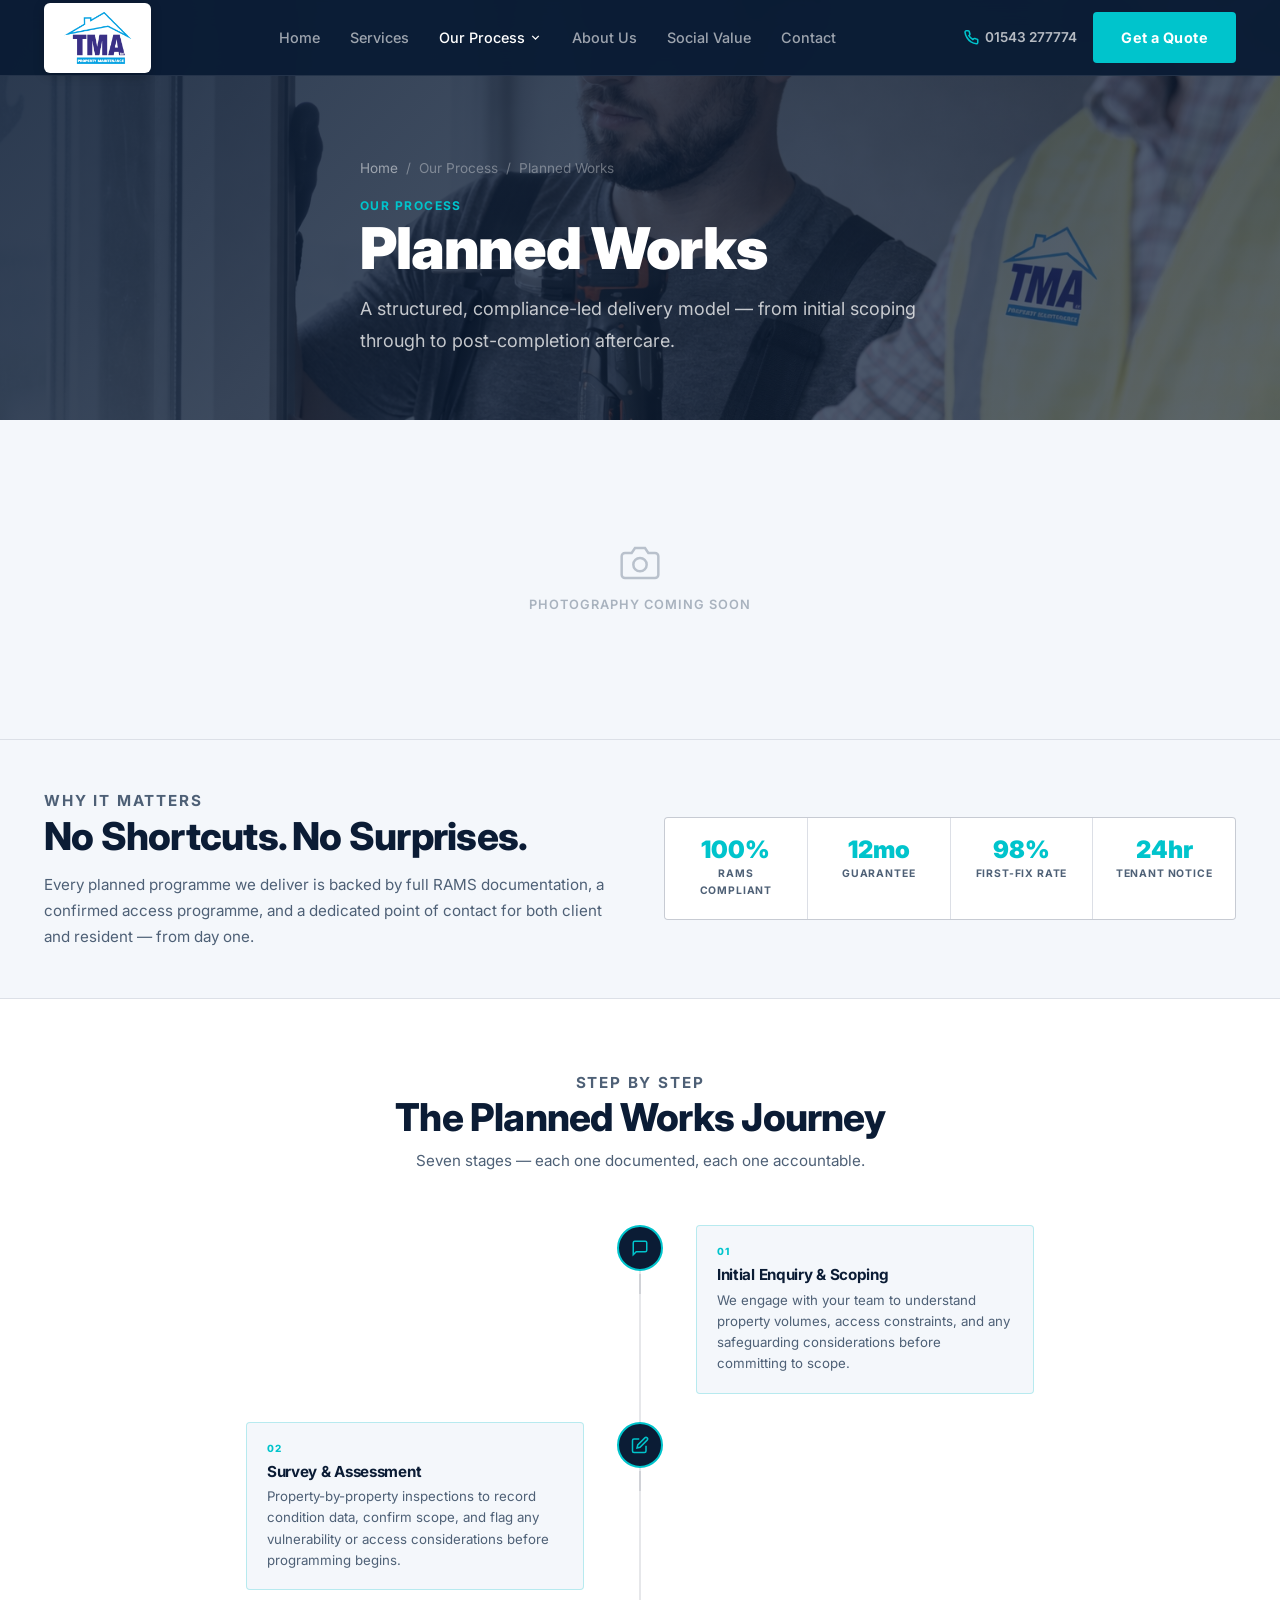
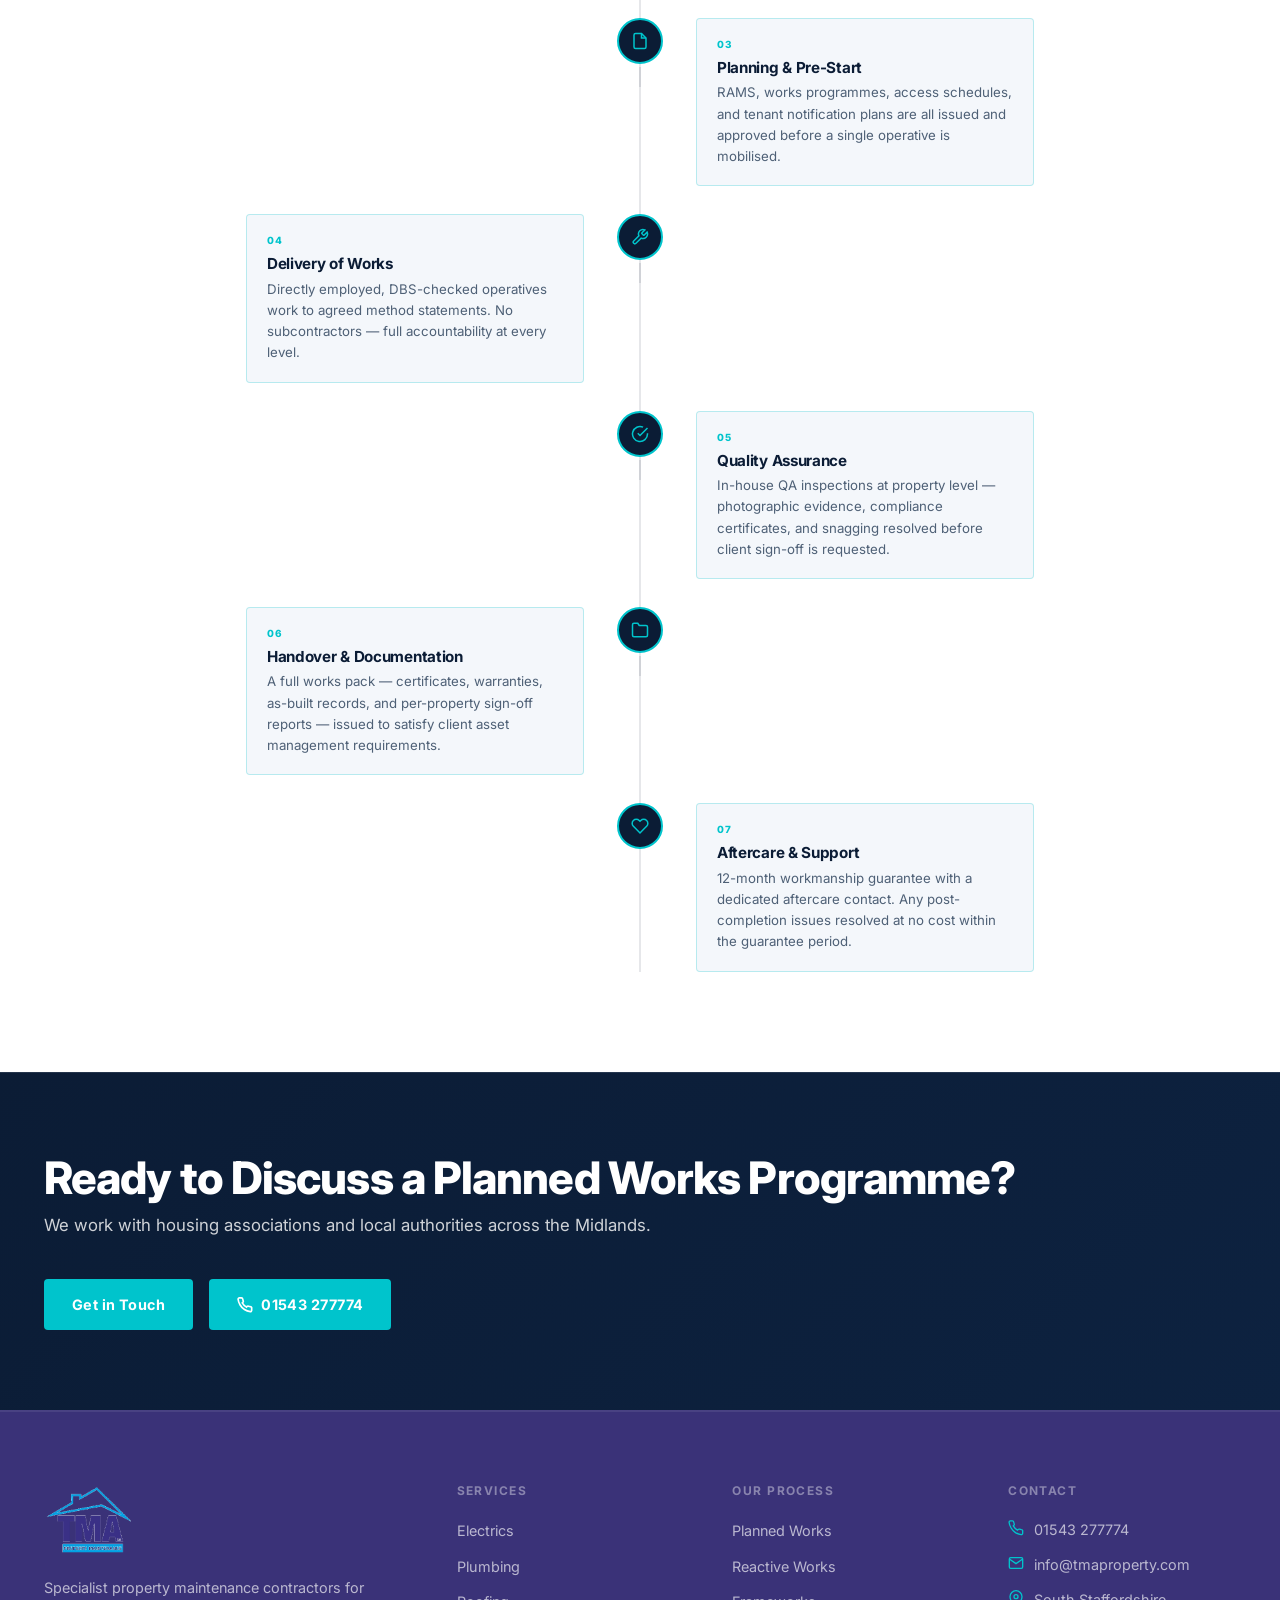
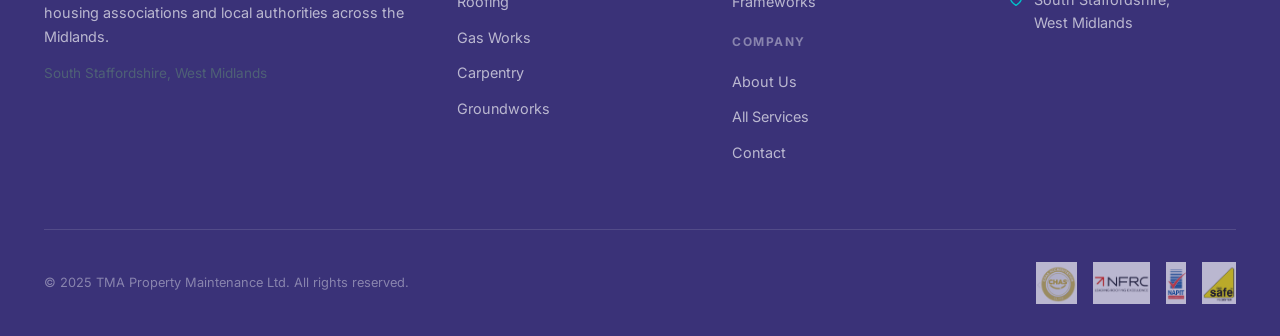
<file: process/planned-works.html>
<!DOCTYPE html>
<html lang="en">
<head>
  <meta charset="UTF-8" />
  <meta name="viewport" content="width=device-width, initial-scale=1.0" />
  <title>Planned Works Process | TMA Property Maintenance</title>
  <meta name="description" content="Our structured planned works process for social housing and local authority contracts." />
  <link rel="stylesheet" href="../css/style.css" />
  <link rel="icon" href="../images/tma-logo-transparent.png" />
</head>
<body>

<nav class="nav" id="nav">
  <div class="nav-inner">
    <a class="nav-logo" href="../index.html">
      <img src="../images/tma-logo-transparent.png" alt="TMA Property Maintenance" />
    </a>
    <div class="nav-links">
      <a href="../index.html">Home</a>
      <a href="../services.html">Services</a>
      <div class="nav-dropdown-wrap">
        <a class="nav-dropdown-trigger active">
          Our Process
          <svg width="13" height="13" viewBox="0 0 24 24" fill="none" stroke="currentColor" stroke-width="2.5"><polyline points="6 9 12 15 18 9"/></svg>
        </a>
        <div class="nav-dropdown">
          <a href="planned-works.html" class="active">Planned Works</a>
          <a href="reactive-works.html">Reactive Works</a>
          <a href="frameworks.html">Frameworks</a>
        </div>
      </div>
      <a href="../about.html">About Us</a>
      <a href="../social-values.html">Social Value</a>
      <a href="../contact.html">Contact</a>
    </div>
    <div class="nav-right">
      <a class="nav-phone" href="tel:01543277774">
        <svg width="15" height="15" viewBox="0 0 24 24" fill="none" stroke="currentColor" stroke-width="2.5"><path d="M22 16.92v3a2 2 0 0 1-2.18 2 19.79 19.79 0 0 1-8.63-3.07A19.5 19.5 0 0 1 4.69 12a19.79 19.79 0 0 1-3.07-8.67A2 2 0 0 1 3.6 1.27h3a2 2 0 0 1 2 1.72c.127.96.361 1.903.7 2.81a2 2 0 0 1-.45 2.11L7.91 8.85a16 16 0 0 0 6.29 6.29l.95-.95a2 2 0 0 1 2.11-.45c.907.339 1.85.573 2.81.7A2 2 0 0 1 22 16.92z"/></svg>
        01543 277774
      </a>
      <a href="../contact.html" class="btn btn-primary">Get a Quote</a>
    </div>
    <button class="nav-hamburger" id="hamburger" aria-label="Menu">
      <span></span><span></span><span></span>
    </button>
  </div>
</nav>

<div class="mobile-menu" id="mobile-menu">
  <a href="../index.html">Home</a>
  <a href="../services.html">Services</a>
  <span class="mobile-submenu-label">Our Process</span>
  <a href="planned-works.html" class="mobile-sub-link active">Planned Works</a>
  <a href="reactive-works.html" class="mobile-sub-link">Reactive Works</a>
  <a href="frameworks.html" class="mobile-sub-link">Frameworks</a>
  <a href="../about.html">About Us</a>
  <a href="../social-values.html">Social Value</a>
  <a href="../contact.html">Contact</a>
  <a href="../contact.html" class="btn btn-primary">Get a Quote</a>
</div>

<!-- HERO -->
<section class="page-hero">
  <div class="page-hero-bg" style="background-image:url('../images/home-hero-B3lv0VZS.jpg');"></div>
  <div class="page-hero-overlay"></div>
  <div class="container">
    <div class="page-hero-content">
      <div class="breadcrumb">
        <a href="../index.html">Home</a><span>/</span>
        <span>Our Process</span><span>/</span>
        <span>Planned Works</span>
      </div>
      <p class="label">Our Process</p>
      <h1>Planned Works</h1>
      <p class="lead" style="max-width:560px; margin-top:12px;">A structured, compliance-led delivery model — from initial scoping through to post-completion aftercare.</p>
    </div>
  </div>
</section>

<!-- PLACEHOLDER IMAGE -->
<div class="process-placeholder-img">
  <svg viewBox="0 0 24 24" fill="none" stroke="currentColor" stroke-width="1.5"><path d="M23 19a2 2 0 0 1-2 2H3a2 2 0 0 1-2-2V8a2 2 0 0 1 2-2h4l2-3h6l2 3h4a2 2 0 0 1 2 2z"/><circle cx="12" cy="13" r="4"/></svg>
  <span>Photography coming soon</span>
</div>

<!-- INTRO STRIP -->
<section class="process-page-intro">
  <div class="container">
    <div class="process-page-intro-inner">
      <div>
        <p class="label">Why It Matters</p>
        <h2 class="display-md" style="margin-bottom:14px;">No Shortcuts. No Surprises.</h2>
        <p>Every planned programme we deliver is backed by full RAMS documentation, a confirmed access programme, and a dedicated point of contact for both client and resident — from day one.</p>
      </div>
      <div class="process-key-stats">
        <div class="pks-item"><span class="pks-num">100%</span><span class="pks-label">RAMS Compliant</span></div>
        <div class="pks-item"><span class="pks-num">12mo</span><span class="pks-label">Guarantee</span></div>
        <div class="pks-item"><span class="pks-num">98%</span><span class="pks-label">First-Fix Rate</span></div>
        <div class="pks-item"><span class="pks-num">24hr</span><span class="pks-label">Tenant Notice</span></div>
      </div>
    </div>
  </div>
</section>

<!-- TIMELINE — ZIGZAG -->
<section class="process-section">
  <div class="container">
    <div class="process-section-header">
      <p class="label">Step by Step</p>
      <h2 class="display-md">The Planned Works Journey</h2>
      <p>Seven stages — each one documented, each one accountable.</p>
    </div>

    <div class="zig-timeline" id="timeline">
      <div class="zig-line" id="timeline-line"></div>

      <!-- 1: RIGHT -->
      <div class="zig-step">
        <div class="zig-left"></div>
        <div class="zig-mid">
          <div class="zig-node"><svg viewBox="0 0 24 24" fill="none" stroke="currentColor" stroke-width="2"><path d="M21 15a2 2 0 0 1-2 2H7l-4 4V5a2 2 0 0 1 2-2h14a2 2 0 0 1 2 2z"/></svg></div>
          <div class="zig-connector"></div>
        </div>
        <div class="zig-right">
          <div class="p-card">
            <span class="p-card-num">01</span>
            <h3>Initial Enquiry &amp; Scoping</h3>
            <p>We engage with your team to understand property volumes, access constraints, and any safeguarding considerations before committing to scope.</p>
          </div>
        </div>
      </div>

      <!-- 2: LEFT -->
      <div class="zig-step">
        <div class="zig-left">
          <div class="p-card">
            <span class="p-card-num">02</span>
            <h3>Survey &amp; Assessment</h3>
            <p>Property-by-property inspections to record condition data, confirm scope, and flag any vulnerability or access considerations before programming begins.</p>
          </div>
        </div>
        <div class="zig-mid">
          <div class="zig-node"><svg viewBox="0 0 24 24" fill="none" stroke="currentColor" stroke-width="2"><path d="M11 4H4a2 2 0 0 0-2 2v14a2 2 0 0 0 2 2h14a2 2 0 0 0 2-2v-7"/><path d="M18.5 2.5a2.121 2.121 0 0 1 3 3L12 15l-4 1 1-4 9.5-9.5z"/></svg></div>
          <div class="zig-connector"></div>
        </div>
        <div class="zig-right"></div>
      </div>

      <!-- 3: RIGHT -->
      <div class="zig-step">
        <div class="zig-left"></div>
        <div class="zig-mid">
          <div class="zig-node"><svg viewBox="0 0 24 24" fill="none" stroke="currentColor" stroke-width="2"><path d="M14 2H6a2 2 0 0 0-2 2v16a2 2 0 0 0 2 2h12a2 2 0 0 0 2-2V8z"/><polyline points="14 2 14 8 20 8"/></svg></div>
          <div class="zig-connector"></div>
        </div>
        <div class="zig-right">
          <div class="p-card">
            <span class="p-card-num">03</span>
            <h3>Planning &amp; Pre-Start</h3>
            <p>RAMS, works programmes, access schedules, and tenant notification plans are all issued and approved before a single operative is mobilised.</p>
          </div>
        </div>
      </div>

      <!-- 4: LEFT -->
      <div class="zig-step">
        <div class="zig-left">
          <div class="p-card">
            <span class="p-card-num">04</span>
            <h3>Delivery of Works</h3>
            <p>Directly employed, DBS-checked operatives work to agreed method statements. No subcontractors — full accountability at every level.</p>
          </div>
        </div>
        <div class="zig-mid">
          <div class="zig-node"><svg viewBox="0 0 24 24" fill="none" stroke="currentColor" stroke-width="2"><path d="M14.7 6.3a1 1 0 0 0 0 1.4l1.6 1.6a1 1 0 0 0 1.4 0l3.77-3.77a6 6 0 0 1-7.94 7.94l-6.91 6.91a2.12 2.12 0 0 1-3-3l6.91-6.91a6 6 0 0 1 7.94-7.94l-3.76 3.76z"/></svg></div>
          <div class="zig-connector"></div>
        </div>
        <div class="zig-right"></div>
      </div>

      <!-- 5: RIGHT -->
      <div class="zig-step">
        <div class="zig-left"></div>
        <div class="zig-mid">
          <div class="zig-node"><svg viewBox="0 0 24 24" fill="none" stroke="currentColor" stroke-width="2"><path d="M22 11.08V12a10 10 0 1 1-5.93-9.14"/><polyline points="22 4 12 14.01 9 11.01"/></svg></div>
          <div class="zig-connector"></div>
        </div>
        <div class="zig-right">
          <div class="p-card">
            <span class="p-card-num">05</span>
            <h3>Quality Assurance</h3>
            <p>In-house QA inspections at property level — photographic evidence, compliance certificates, and snagging resolved before client sign-off is requested.</p>
          </div>
        </div>
      </div>

      <!-- 6: LEFT -->
      <div class="zig-step">
        <div class="zig-left">
          <div class="p-card">
            <span class="p-card-num">06</span>
            <h3>Handover &amp; Documentation</h3>
            <p>A full works pack — certificates, warranties, as-built records, and per-property sign-off reports — issued to satisfy client asset management requirements.</p>
          </div>
        </div>
        <div class="zig-mid">
          <div class="zig-node"><svg viewBox="0 0 24 24" fill="none" stroke="currentColor" stroke-width="2"><path d="M22 19a2 2 0 0 1-2 2H4a2 2 0 0 1-2-2V5a2 2 0 0 1 2-2h5l2 3h9a2 2 0 0 1 2 2z"/></svg></div>
          <div class="zig-connector"></div>
        </div>
        <div class="zig-right"></div>
      </div>

      <!-- 7: RIGHT -->
      <div class="zig-step">
        <div class="zig-left"></div>
        <div class="zig-mid">
          <div class="zig-node"><svg viewBox="0 0 24 24" fill="none" stroke="currentColor" stroke-width="2"><path d="M20.84 4.61a5.5 5.5 0 0 0-7.78 0L12 5.67l-1.06-1.06a5.5 5.5 0 0 0-7.78 7.78l1.06 1.06L12 21.23l7.78-7.78 1.06-1.06a5.5 5.5 0 0 0 0-7.78z"/></svg></div>
        </div>
        <div class="zig-right">
          <div class="p-card">
            <span class="p-card-num">07</span>
            <h3>Aftercare &amp; Support</h3>
            <p>12-month workmanship guarantee with a dedicated aftercare contact. Any post-completion issues resolved at no cost within the guarantee period.</p>
          </div>
        </div>
      </div>

    </div>
  </div>
</section>

<!-- CTA -->
<div class="cta-banner">
  <div class="container">
    <div class="cta-banner-inner">
      <div>
        <h2>Ready to Discuss a Planned Works Programme?</h2>
        <p>We work with housing associations and local authorities across the Midlands.</p>
      </div>
      <div class="cta-btns">
        <a href="../contact.html" class="btn btn-primary">Get in Touch</a>
        <a href="tel:01543277774" class="btn btn-primary">
          <svg width="16" height="16" viewBox="0 0 24 24" fill="none" stroke="currentColor" stroke-width="2.5"><path d="M22 16.92v3a2 2 0 0 1-2.18 2 19.79 19.79 0 0 1-8.63-3.07A19.5 19.5 0 0 1 4.69 12a19.79 19.79 0 0 1-3.07-8.67A2 2 0 0 1 3.6 1.27h3a2 2 0 0 1 2 1.72c.127.96.361 1.903.7 2.81a2 2 0 0 1-.45 2.11L7.91 8.85a16 16 0 0 0 6.29 6.29l.95-.95a2 2 0 0 1 2.11-.45c.907.339 1.85.573 2.81.7A2 2 0 0 1 22 16.92z"/></svg>
          01543 277774
        </a>
      </div>
    </div>
  </div>
</div>

<!-- FOOTER -->
<footer class="footer">
  <div class="container">
    <div class="footer-grid">
      <div class="footer-brand">
        <img class="footer-logo" src="../images/tma-logo-transparent.png" alt="TMA Property Maintenance" />
        <p>Specialist property maintenance contractors for housing associations and local authorities across the Midlands.</p>
        <p style="margin-top:12px; font-size:.85rem; color:var(--text-muted);">South Staffordshire, West Midlands</p>
      </div>
      <div class="footer-col">
        <h4>Services</h4>
        <ul>
          <li><a href="../services/electrics.html">Electrics</a></li>
          <li><a href="../services/plumbing.html">Plumbing</a></li>
          <li><a href="../services/roofing.html">Roofing</a></li>
          <li><a href="../services/gas-works.html">Gas Works</a></li>
          <li><a href="../services/carpentry.html">Carpentry</a></li>
          <li><a href="../services/groundworks.html">Groundworks</a></li>
        </ul>
      </div>
      <div class="footer-col">
        <h4>Our Process</h4>
        <ul>
          <li><a href="planned-works.html">Planned Works</a></li>
          <li><a href="reactive-works.html">Reactive Works</a></li>
          <li><a href="frameworks.html">Frameworks</a></li>
        </ul>
        <h4 style="margin-top:20px;">Company</h4>
        <ul>
          <li><a href="../about.html">About Us</a></li>
          <li><a href="../services.html">All Services</a></li>
          <li><a href="../contact.html">Contact</a></li>
        </ul>
      </div>
      <div class="footer-col">
        <h4>Contact</h4>
        <div class="footer-contact-item">
          <svg width="16" height="16" viewBox="0 0 24 24" fill="none" stroke="currentColor" stroke-width="2"><path d="M22 16.92v3a2 2 0 0 1-2.18 2 19.79 19.79 0 0 1-8.63-3.07A19.5 19.5 0 0 1 4.69 12a19.79 19.79 0 0 1-3.07-8.67A2 2 0 0 1 3.6 1.27h3a2 2 0 0 1 2 1.72c.127.96.361 1.903.7 2.81a2 2 0 0 1-.45 2.11L7.91 8.85a16 16 0 0 0 6.29 6.29l.95-.95a2 2 0 0 1 2.11-.45c.907.339 1.85.573 2.81.7A2 2 0 0 1 22 16.92z"/></svg>
          <a href="tel:01543277774">01543 277774</a>
        </div>
        <div class="footer-contact-item">
          <svg width="16" height="16" viewBox="0 0 24 24" fill="none" stroke="currentColor" stroke-width="2"><path d="M4 4h16c1.1 0 2 .9 2 2v12c0 1.1-.9 2-2 2H4c-1.1 0-2-.9-2-2V6c0-1.1.9-2 2-2z"/><polyline points="22,6 12,13 2,6"/></svg>
          <a href="mailto:info@tmaproperty.com">info@tmaproperty.com</a>
        </div>
        <div class="footer-contact-item">
          <svg width="16" height="16" viewBox="0 0 24 24" fill="none" stroke="currentColor" stroke-width="2"><path d="M21 10c0 7-9 13-9 13s-9-6-9-13a9 9 0 0 1 18 0z"/><circle cx="12" cy="10" r="3"/></svg>
          <span>South Staffordshire,<br>West Midlands</span>
        </div>
      </div>
    </div>
    <div class="footer-bottom">
      <p>&copy; 2025 TMA Property Maintenance Ltd. All rights reserved.</p>
      <div class="footer-accred">
        <img src="../images/chas-Cvc4F8Mo.png" alt="CHAS" />
        <img src="../images/nfrc-jTtckWEL.png" alt="NFRC" />
        <img src="../images/napit-BFwmCKSb.png" alt="NAPIT" />
        <img src="../images/gassafe-Bql8y3pY.png" alt="Gas Safe" />
      </div>
    </div>
  </div>
</footer>

<script>
  document.getElementById('hamburger').addEventListener('click', () =>
    document.getElementById('mobile-menu').classList.toggle('open'));

  const steps = document.querySelectorAll('.zig-step');
  const line  = document.getElementById('timeline-line');
  const tl    = document.getElementById('timeline');

  new IntersectionObserver((entries) => {
    entries.forEach(e => { if (e.isIntersecting) e.target.classList.add('visible'); });
  }, { threshold: 0.15 }).observe && steps.forEach(s =>
    new IntersectionObserver((entries) => {
      entries.forEach(e => { if (e.isIntersecting) e.target.classList.add('visible'); });
    }, { threshold: 0.15 }).observe(s)
  );

  function updateLine() {
    if (!tl) return;
    const r = tl.getBoundingClientRect();
    const pct = Math.min(1, Math.max(0, (window.innerHeight - r.top) / (r.height + window.innerHeight)));
    line.style.height = (pct * 100) + '%';
  }
  window.addEventListener('scroll', updateLine, { passive: true });
  updateLine();
</script>
</body>
</html>
</file>
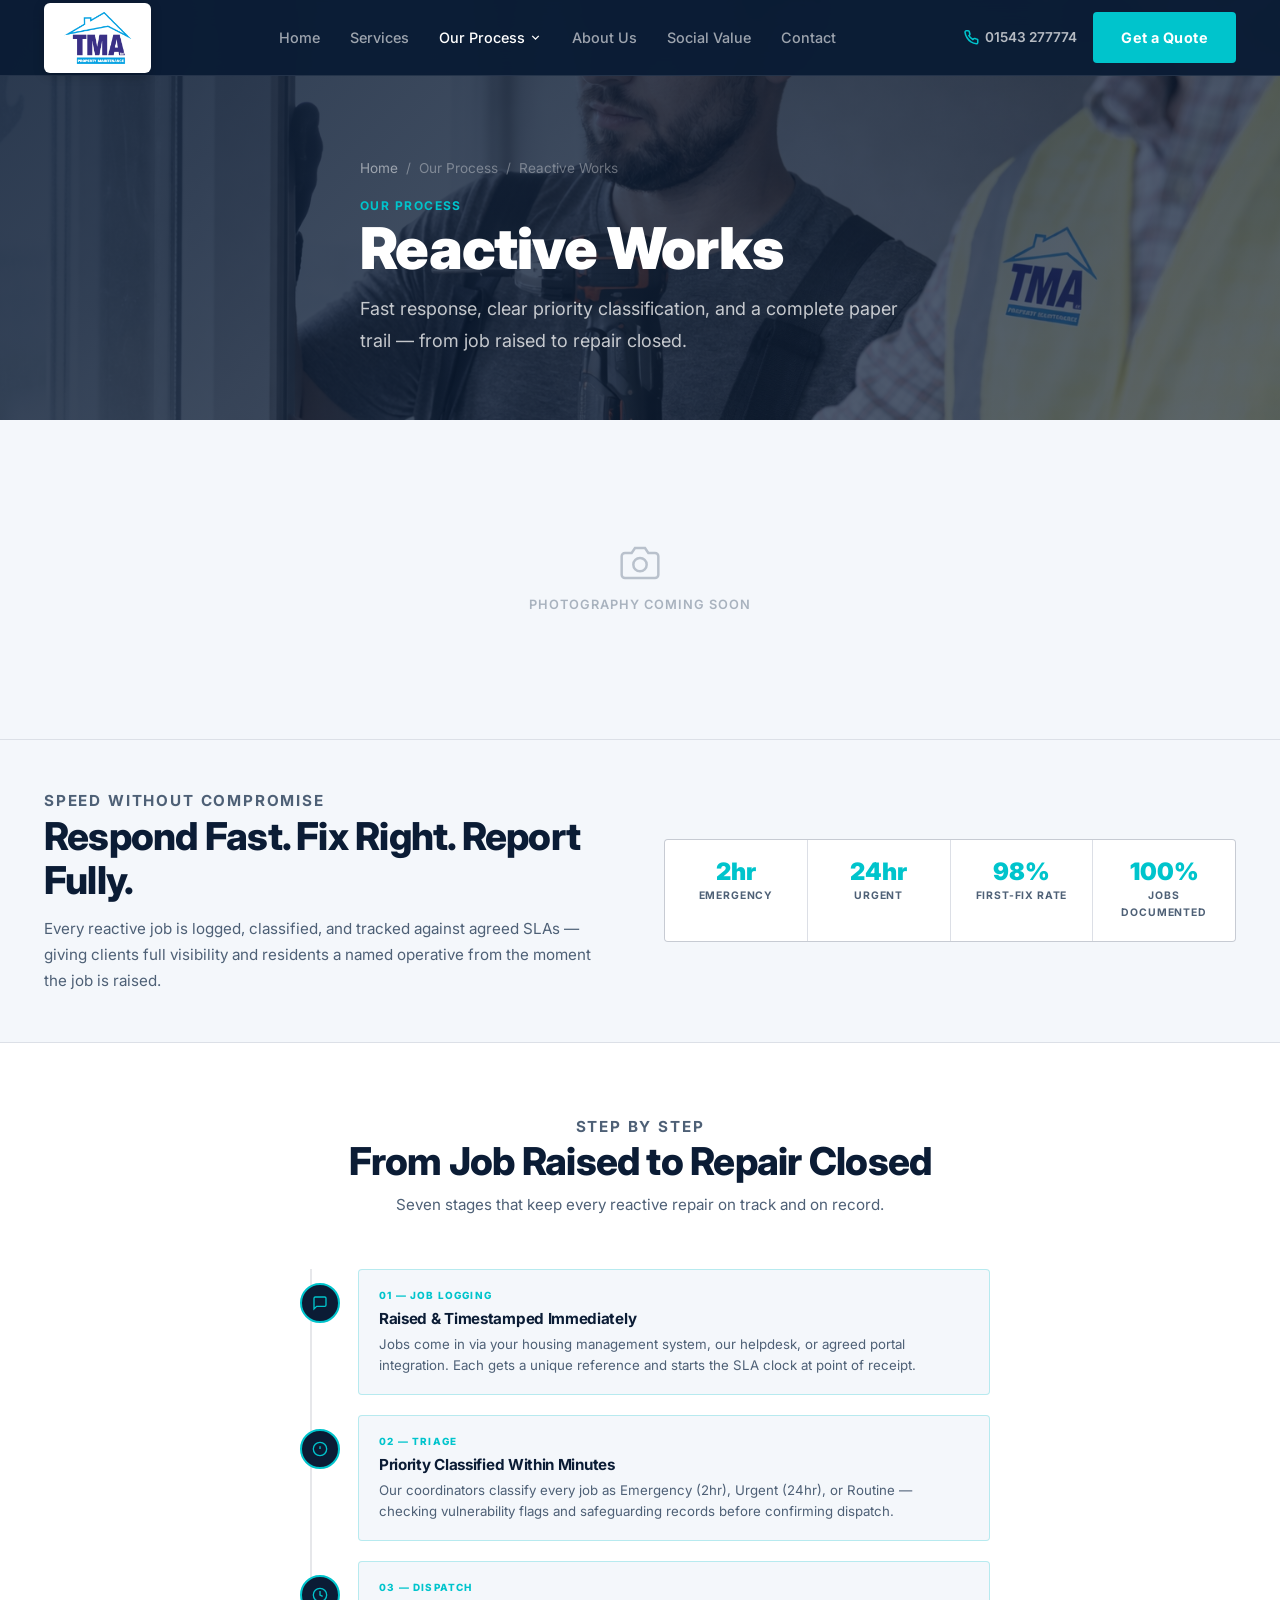
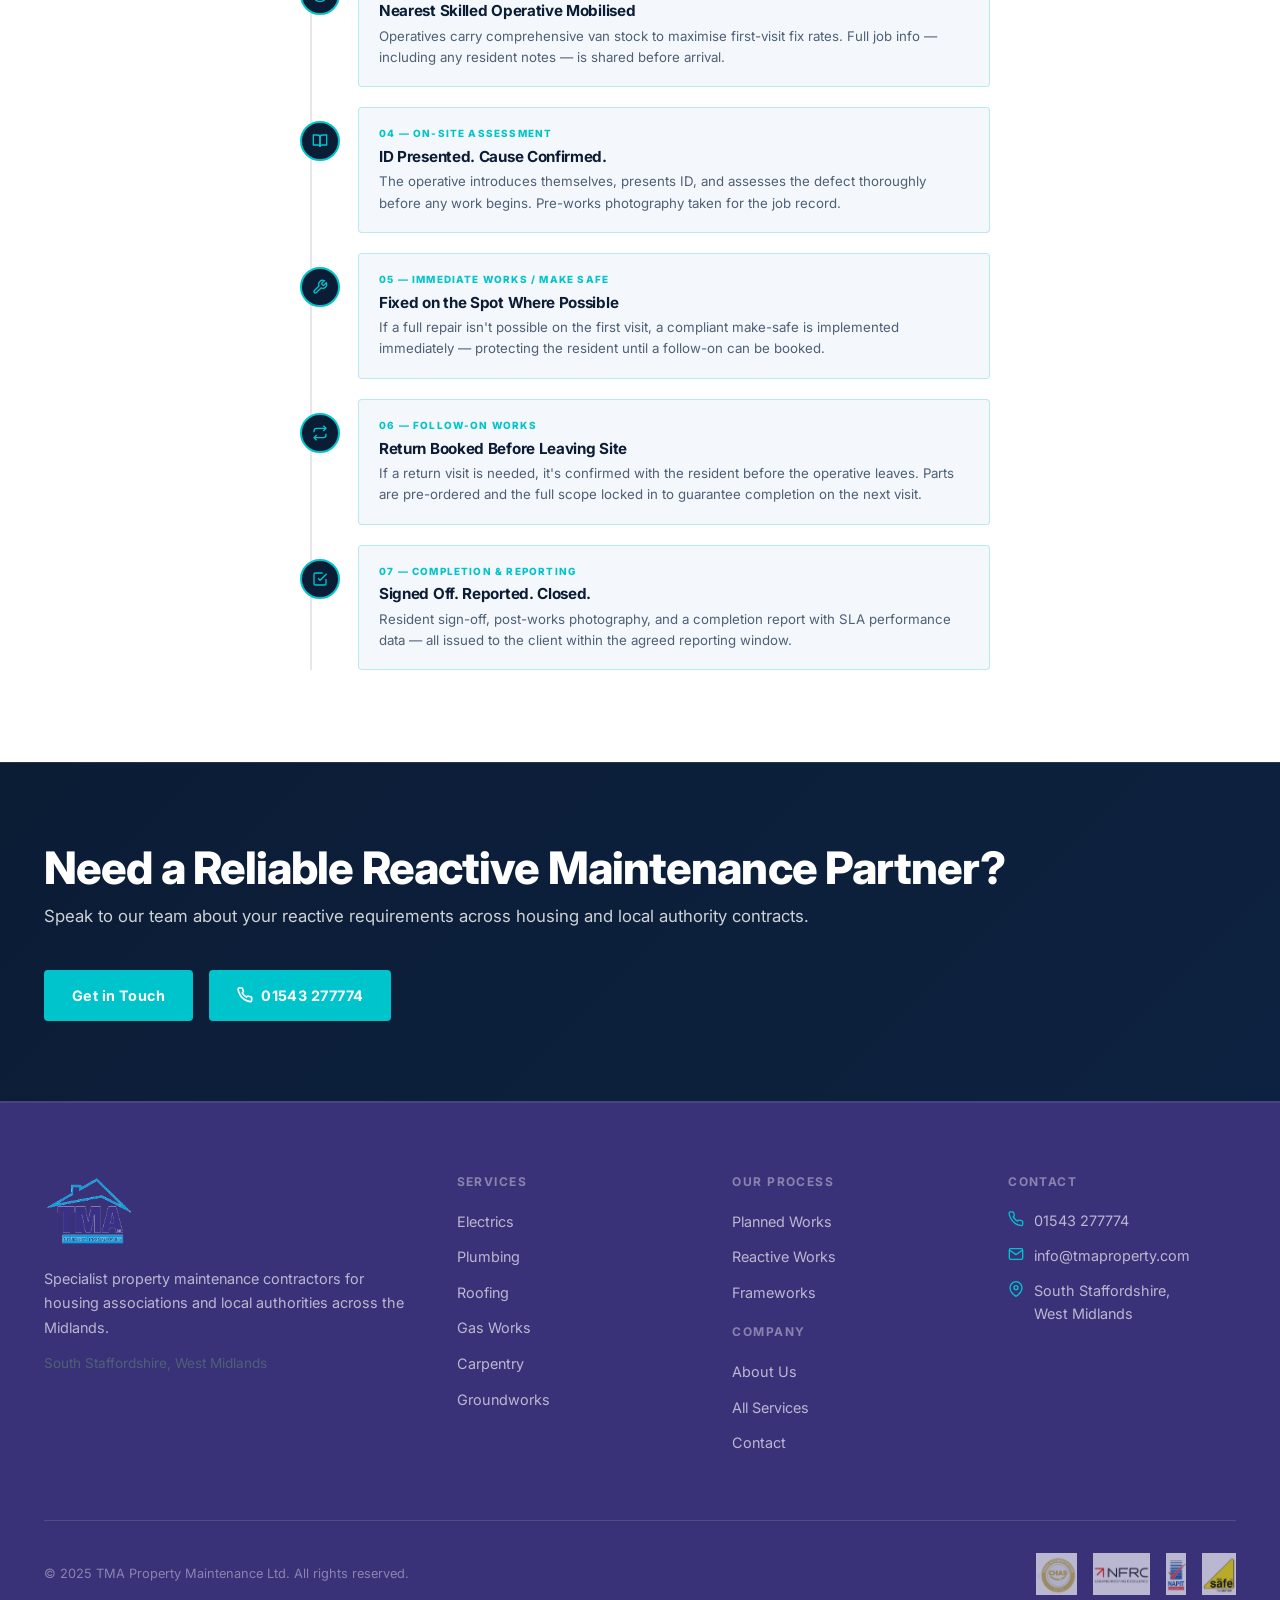
<file: process/reactive-works.html>
<!DOCTYPE html>
<html lang="en">
<head>
  <meta charset="UTF-8" />
  <meta name="viewport" content="width=device-width, initial-scale=1.0" />
  <title>Reactive Works Process | TMA Property Maintenance</title>
  <meta name="description" content="Our rapid-response reactive maintenance process — fast triage, swift dispatch, and full job reporting." />
  <link rel="stylesheet" href="../css/style.css" />
  <link rel="icon" href="../images/tma-logo-transparent.png" />
</head>
<body>

<nav class="nav" id="nav">
  <div class="nav-inner">
    <a class="nav-logo" href="../index.html">
      <img src="../images/tma-logo-transparent.png" alt="TMA Property Maintenance" />
    </a>
    <div class="nav-links">
      <a href="../index.html">Home</a>
      <a href="../services.html">Services</a>
      <div class="nav-dropdown-wrap">
        <a class="nav-dropdown-trigger active">
          Our Process
          <svg width="13" height="13" viewBox="0 0 24 24" fill="none" stroke="currentColor" stroke-width="2.5"><polyline points="6 9 12 15 18 9"/></svg>
        </a>
        <div class="nav-dropdown">
          <a href="planned-works.html">Planned Works</a>
          <a href="reactive-works.html" class="active">Reactive Works</a>
          <a href="frameworks.html">Frameworks</a>
        </div>
      </div>
      <a href="../about.html">About Us</a>
      <a href="../social-values.html">Social Value</a>
      <a href="../contact.html">Contact</a>
    </div>
    <div class="nav-right">
      <a class="nav-phone" href="tel:01543277774">
        <svg width="15" height="15" viewBox="0 0 24 24" fill="none" stroke="currentColor" stroke-width="2.5"><path d="M22 16.92v3a2 2 0 0 1-2.18 2 19.79 19.79 0 0 1-8.63-3.07A19.5 19.5 0 0 1 4.69 12a19.79 19.79 0 0 1-3.07-8.67A2 2 0 0 1 3.6 1.27h3a2 2 0 0 1 2 1.72c.127.96.361 1.903.7 2.81a2 2 0 0 1-.45 2.11L7.91 8.85a16 16 0 0 0 6.29 6.29l.95-.95a2 2 0 0 1 2.11-.45c.907.339 1.85.573 2.81.7A2 2 0 0 1 22 16.92z"/></svg>
        01543 277774
      </a>
      <a href="../contact.html" class="btn btn-primary">Get a Quote</a>
    </div>
    <button class="nav-hamburger" id="hamburger" aria-label="Menu">
      <span></span><span></span><span></span>
    </button>
  </div>
</nav>

<div class="mobile-menu" id="mobile-menu">
  <a href="../index.html">Home</a>
  <a href="../services.html">Services</a>
  <span class="mobile-submenu-label">Our Process</span>
  <a href="planned-works.html" class="mobile-sub-link">Planned Works</a>
  <a href="reactive-works.html" class="mobile-sub-link active">Reactive Works</a>
  <a href="frameworks.html" class="mobile-sub-link">Frameworks</a>
  <a href="../about.html">About Us</a>
  <a href="../social-values.html">Social Value</a>
  <a href="../contact.html">Contact</a>
  <a href="../contact.html" class="btn btn-primary">Get a Quote</a>
</div>

<!-- HERO -->
<section class="page-hero">
  <div class="page-hero-bg" style="background-image:url('../images/home-hero-B3lv0VZS.jpg');"></div>
  <div class="page-hero-overlay"></div>
  <div class="container">
    <div class="page-hero-content">
      <div class="breadcrumb">
        <a href="../index.html">Home</a><span>/</span>
        <span>Our Process</span><span>/</span>
        <span>Reactive Works</span>
      </div>
      <p class="label">Our Process</p>
      <h1>Reactive Works</h1>
      <p class="lead" style="max-width:560px; margin-top:12px;">Fast response, clear priority classification, and a complete paper trail — from job raised to repair closed.</p>
    </div>
  </div>
</section>

<!-- PLACEHOLDER IMAGE -->
<div class="process-placeholder-img">
  <svg viewBox="0 0 24 24" fill="none" stroke="currentColor" stroke-width="1.5"><path d="M23 19a2 2 0 0 1-2 2H3a2 2 0 0 1-2-2V8a2 2 0 0 1 2-2h4l2-3h6l2 3h4a2 2 0 0 1 2 2z"/><circle cx="12" cy="13" r="4"/></svg>
  <span>Photography coming soon</span>
</div>

<!-- INTRO STRIP -->
<section class="process-page-intro">
  <div class="container">
    <div class="process-page-intro-inner">
      <div>
        <p class="label">Speed Without Compromise</p>
        <h2 class="display-md" style="margin-bottom:14px;">Respond Fast. Fix Right. Report Fully.</h2>
        <p>Every reactive job is logged, classified, and tracked against agreed SLAs — giving clients full visibility and residents a named operative from the moment the job is raised.</p>
      </div>
      <div class="process-key-stats">
        <div class="pks-item"><span class="pks-num">2hr</span><span class="pks-label">Emergency</span></div>
        <div class="pks-item"><span class="pks-num">24hr</span><span class="pks-label">Urgent</span></div>
        <div class="pks-item"><span class="pks-num">98%</span><span class="pks-label">First-Fix Rate</span></div>
        <div class="pks-item"><span class="pks-num">100%</span><span class="pks-label">Jobs Documented</span></div>
      </div>
    </div>
  </div>
</section>

<!-- TIMELINE — LEFT RAIL -->
<section class="process-section">
  <div class="container">
    <div class="process-section-header">
      <p class="label">Step by Step</p>
      <h2 class="display-md">From Job Raised to Repair Closed</h2>
      <p>Seven stages that keep every reactive repair on track and on record.</p>
    </div>

    <div class="rail-timeline" id="timeline">
      <div class="rail-line" id="timeline-line"></div>

      <div class="rail-step">
        <div class="rail-node"><svg viewBox="0 0 24 24" fill="none" stroke="currentColor" stroke-width="2"><path d="M21 15a2 2 0 0 1-2 2H7l-4 4V5a2 2 0 0 1 2-2h14a2 2 0 0 1 2 2z"/></svg></div>
        <div class="p-card">
          <span class="p-card-num">01 — Job Logging</span>
          <h3>Raised &amp; Timestamped Immediately</h3>
          <p>Jobs come in via your housing management system, our helpdesk, or agreed portal integration. Each gets a unique reference and starts the SLA clock at point of receipt.</p>
        </div>
      </div>

      <div class="rail-step">
        <div class="rail-node"><svg viewBox="0 0 24 24" fill="none" stroke="currentColor" stroke-width="2"><circle cx="12" cy="12" r="10"/><line x1="12" y1="8" x2="12" y2="12"/><line x1="12" y1="16" x2="12.01" y2="16"/></svg></div>
        <div class="p-card">
          <span class="p-card-num">02 — Triage</span>
          <h3>Priority Classified Within Minutes</h3>
          <p>Our coordinators classify every job as Emergency (2hr), Urgent (24hr), or Routine — checking vulnerability flags and safeguarding records before confirming dispatch.</p>
        </div>
      </div>

      <div class="rail-step">
        <div class="rail-node"><svg viewBox="0 0 24 24" fill="none" stroke="currentColor" stroke-width="2"><circle cx="12" cy="12" r="10"/><polyline points="12 6 12 12 16 14"/></svg></div>
        <div class="p-card">
          <span class="p-card-num">03 — Dispatch</span>
          <h3>Nearest Skilled Operative Mobilised</h3>
          <p>Operatives carry comprehensive van stock to maximise first-visit fix rates. Full job info — including any resident notes — is shared before arrival.</p>
        </div>
      </div>

      <div class="rail-step">
        <div class="rail-node"><svg viewBox="0 0 24 24" fill="none" stroke="currentColor" stroke-width="2"><path d="M2 3h6a4 4 0 0 1 4 4v14a3 3 0 0 0-3-3H2z"/><path d="M22 3h-6a4 4 0 0 0-4 4v14a3 3 0 0 1 3-3h7z"/></svg></div>
        <div class="p-card">
          <span class="p-card-num">04 — On-Site Assessment</span>
          <h3>ID Presented. Cause Confirmed.</h3>
          <p>The operative introduces themselves, presents ID, and assesses the defect thoroughly before any work begins. Pre-works photography taken for the job record.</p>
        </div>
      </div>

      <div class="rail-step">
        <div class="rail-node"><svg viewBox="0 0 24 24" fill="none" stroke="currentColor" stroke-width="2"><path d="M14.7 6.3a1 1 0 0 0 0 1.4l1.6 1.6a1 1 0 0 0 1.4 0l3.77-3.77a6 6 0 0 1-7.94 7.94l-6.91 6.91a2.12 2.12 0 0 1-3-3l6.91-6.91a6 6 0 0 1 7.94-7.94l-3.76 3.76z"/></svg></div>
        <div class="p-card">
          <span class="p-card-num">05 — Immediate Works / Make Safe</span>
          <h3>Fixed on the Spot Where Possible</h3>
          <p>If a full repair isn't possible on the first visit, a compliant make-safe is implemented immediately — protecting the resident until a follow-on can be booked.</p>
        </div>
      </div>

      <div class="rail-step">
        <div class="rail-node"><svg viewBox="0 0 24 24" fill="none" stroke="currentColor" stroke-width="2"><polyline points="17 1 21 5 17 9"/><path d="M3 11V9a4 4 0 0 1 4-4h14"/><polyline points="7 23 3 19 7 15"/><path d="M21 13v2a4 4 0 0 1-4 4H3"/></svg></div>
        <div class="p-card">
          <span class="p-card-num">06 — Follow-On Works</span>
          <h3>Return Booked Before Leaving Site</h3>
          <p>If a return visit is needed, it's confirmed with the resident before the operative leaves. Parts are pre-ordered and the full scope locked in to guarantee completion on the next visit.</p>
        </div>
      </div>

      <div class="rail-step">
        <div class="rail-node"><svg viewBox="0 0 24 24" fill="none" stroke="currentColor" stroke-width="2"><path d="M9 11l3 3L22 4"/><path d="M21 12v7a2 2 0 0 1-2 2H5a2 2 0 0 1-2-2V5a2 2 0 0 1 2-2h11"/></svg></div>
        <div class="p-card">
          <span class="p-card-num">07 — Completion &amp; Reporting</span>
          <h3>Signed Off. Reported. Closed.</h3>
          <p>Resident sign-off, post-works photography, and a completion report with SLA performance data — all issued to the client within the agreed reporting window.</p>
        </div>
      </div>

    </div>
  </div>
</section>

<!-- CTA -->
<div class="cta-banner">
  <div class="container">
    <div class="cta-banner-inner">
      <div>
        <h2>Need a Reliable Reactive Maintenance Partner?</h2>
        <p>Speak to our team about your reactive requirements across housing and local authority contracts.</p>
      </div>
      <div class="cta-btns">
        <a href="../contact.html" class="btn btn-primary">Get in Touch</a>
        <a href="tel:01543277774" class="btn btn-primary">
          <svg width="16" height="16" viewBox="0 0 24 24" fill="none" stroke="currentColor" stroke-width="2.5"><path d="M22 16.92v3a2 2 0 0 1-2.18 2 19.79 19.79 0 0 1-8.63-3.07A19.5 19.5 0 0 1 4.69 12a19.79 19.79 0 0 1-3.07-8.67A2 2 0 0 1 3.6 1.27h3a2 2 0 0 1 2 1.72c.127.96.361 1.903.7 2.81a2 2 0 0 1-.45 2.11L7.91 8.85a16 16 0 0 0 6.29 6.29l.95-.95a2 2 0 0 1 2.11-.45c.907.339 1.85.573 2.81.7A2 2 0 0 1 22 16.92z"/></svg>
          01543 277774
        </a>
      </div>
    </div>
  </div>
</div>

<!-- FOOTER -->
<footer class="footer">
  <div class="container">
    <div class="footer-grid">
      <div class="footer-brand">
        <img class="footer-logo" src="../images/tma-logo-transparent.png" alt="TMA Property Maintenance" />
        <p>Specialist property maintenance contractors for housing associations and local authorities across the Midlands.</p>
        <p style="margin-top:12px; font-size:.85rem; color:var(--text-muted);">South Staffordshire, West Midlands</p>
      </div>
      <div class="footer-col">
        <h4>Services</h4>
        <ul>
          <li><a href="../services/electrics.html">Electrics</a></li>
          <li><a href="../services/plumbing.html">Plumbing</a></li>
          <li><a href="../services/roofing.html">Roofing</a></li>
          <li><a href="../services/gas-works.html">Gas Works</a></li>
          <li><a href="../services/carpentry.html">Carpentry</a></li>
          <li><a href="../services/groundworks.html">Groundworks</a></li>
        </ul>
      </div>
      <div class="footer-col">
        <h4>Our Process</h4>
        <ul>
          <li><a href="planned-works.html">Planned Works</a></li>
          <li><a href="reactive-works.html">Reactive Works</a></li>
          <li><a href="frameworks.html">Frameworks</a></li>
        </ul>
        <h4 style="margin-top:20px;">Company</h4>
        <ul>
          <li><a href="../about.html">About Us</a></li>
          <li><a href="../services.html">All Services</a></li>
          <li><a href="../contact.html">Contact</a></li>
        </ul>
      </div>
      <div class="footer-col">
        <h4>Contact</h4>
        <div class="footer-contact-item">
          <svg width="16" height="16" viewBox="0 0 24 24" fill="none" stroke="currentColor" stroke-width="2"><path d="M22 16.92v3a2 2 0 0 1-2.18 2 19.79 19.79 0 0 1-8.63-3.07A19.5 19.5 0 0 1 4.69 12a19.79 19.79 0 0 1-3.07-8.67A2 2 0 0 1 3.6 1.27h3a2 2 0 0 1 2 1.72c.127.96.361 1.903.7 2.81a2 2 0 0 1-.45 2.11L7.91 8.85a16 16 0 0 0 6.29 6.29l.95-.95a2 2 0 0 1 2.11-.45c.907.339 1.85.573 2.81.7A2 2 0 0 1 22 16.92z"/></svg>
          <a href="tel:01543277774">01543 277774</a>
        </div>
        <div class="footer-contact-item">
          <svg width="16" height="16" viewBox="0 0 24 24" fill="none" stroke="currentColor" stroke-width="2"><path d="M4 4h16c1.1 0 2 .9 2 2v12c0 1.1-.9 2-2 2H4c-1.1 0-2-.9-2-2V6c0-1.1.9-2 2-2z"/><polyline points="22,6 12,13 2,6"/></svg>
          <a href="mailto:info@tmaproperty.com">info@tmaproperty.com</a>
        </div>
        <div class="footer-contact-item">
          <svg width="16" height="16" viewBox="0 0 24 24" fill="none" stroke="currentColor" stroke-width="2"><path d="M21 10c0 7-9 13-9 13s-9-6-9-13a9 9 0 0 1 18 0z"/><circle cx="12" cy="10" r="3"/></svg>
          <span>South Staffordshire,<br>West Midlands</span>
        </div>
      </div>
    </div>
    <div class="footer-bottom">
      <p>&copy; 2025 TMA Property Maintenance Ltd. All rights reserved.</p>
      <div class="footer-accred">
        <img src="../images/chas-Cvc4F8Mo.png" alt="CHAS" />
        <img src="../images/nfrc-jTtckWEL.png" alt="NFRC" />
        <img src="../images/napit-BFwmCKSb.png" alt="NAPIT" />
        <img src="../images/gassafe-Bql8y3pY.png" alt="Gas Safe" />
      </div>
    </div>
  </div>
</footer>

<script>
  document.getElementById('hamburger').addEventListener('click', () =>
    document.getElementById('mobile-menu').classList.toggle('open'));

  const steps = document.querySelectorAll('.rail-step');
  const line  = document.getElementById('timeline-line');
  const tl    = document.getElementById('timeline');

  steps.forEach(s => new IntersectionObserver((entries) => {
    entries.forEach(e => { if (e.isIntersecting) e.target.classList.add('visible'); });
  }, { threshold: 0.15 }).observe(s));

  function updateLine() {
    if (!tl) return;
    const r = tl.getBoundingClientRect();
    const pct = Math.min(1, Math.max(0, (window.innerHeight - r.top) / (r.height + window.innerHeight)));
    line.style.height = (pct * 100) + '%';
  }
  window.addEventListener('scroll', updateLine, { passive: true });
  updateLine();
</script>
</body>
</html>
</file>
<file: css/style.css>
/* ============================================================
   TMA Property Maintenance — Global Stylesheet
   Professional: white/light sections, TMA navy blue text, teal accent
   ============================================================ */

@import url('https://fonts.googleapis.com/css2?family=Inter:wght@300;400;500;600;700;800;900&display=swap');

/* ── Reset & Base ─────────────────────────────────────── */
*, *::before, *::after { box-sizing: border-box; margin: 0; padding: 0; }

:root {
  --bg:          #ffffff;
  --bg-alt:      #f4f7fb;
  --bg-card:     #edf2f8;
  --bg-dark:     #0b1c35;
  --bg-dark-alt: #0d2240;
  --accent:      #00c4cc;
  --accent-dark: #008f97;
  --brand-blue:  #0b1c35;
  --text:        #0b1c35;
  --text-muted:  #4e6076;
  --text-light:  #ffffff;
  --border:      rgba(11,28,53,0.10);
  --border-dark: rgba(255,255,255,0.10);
  --nav-h:       76px;
  --radius:      4px;
  --max-w:       1240px;
  --font:        'Inter', system-ui, -apple-system, sans-serif;
}

html { scroll-behavior: smooth; overflow-x: hidden; }

body {
  font-family: var(--font);
  background: var(--bg);
  color: var(--text);
  font-size: 16px;
  line-height: 1.6;
  -webkit-font-smoothing: antialiased;
  overflow-x: hidden;
}

/* ── Force white bg sections inherit correctly ─────── */
section, .section, .section-sm { background: var(--bg); }

img { display: block; max-width: 100%; }
a  { color: inherit; text-decoration: none; }
ul { list-style: none; }

/* ── Typography ─────────────────────────────────────── */
h1,h2,h3,h4,h5 { font-weight: 800; line-height: 1.15; letter-spacing: -0.02em; }

.display-xl { font-size: clamp(2rem, 3.8vw, 3.6rem); font-weight: 900; letter-spacing: -0.03em; }
.display-lg { font-size: clamp(1.8rem, 3.2vw, 2.8rem); font-weight: 800; }
.display-md { font-size: clamp(1.6rem, 3vw, 2.4rem); font-weight: 800; }
.label      { font-size: .75rem; font-weight: 700; letter-spacing: .12em; text-transform: uppercase; color: var(--accent); }
.lead       { font-size: 1.125rem; color: var(--text-muted); line-height: 1.75; }

/* ── Layout ─────────────────────────────────────────── */
.container  { max-width: var(--max-w); margin: 0 auto; padding: 0 24px; }
.section    { padding: 96px 0; }
.section-sm { padding: 64px 0; }
.grid-2     { display: grid; grid-template-columns: 1fr 1fr; gap: 48px; align-items: center; }
.grid-3     { display: grid; grid-template-columns: repeat(3,1fr); gap: 32px; }
.grid-4     { display: grid; grid-template-columns: repeat(4,1fr); gap: 24px; }

/* ── Buttons ─────────────────────────────────────────── */
.btn {
  display: inline-flex; align-items: center; gap: 8px;
  padding: 14px 28px; border-radius: var(--radius);
  font-weight: 700; font-size: .9rem; letter-spacing: .03em;
  cursor: pointer; border: none; transition: all .2s;
  white-space: nowrap;
}
.btn-primary {
  background: var(--accent); color: #fff;
}
.btn-primary:hover { background: var(--accent-dark); }

.btn-outline {
  background: transparent; color: var(--text);
  border: 2px solid rgba(255,255,255,0.3);
}
.btn-outline:hover { border-color: var(--accent); color: var(--accent); }

.btn-ghost {
  background: transparent; color: var(--accent);
  border: 2px solid var(--accent);
}
.btn-ghost:hover { background: var(--accent); color: #fff; }

.btn-dark {
  background: var(--bg-alt); color: var(--text);
  border: 1px solid var(--border);
}
.btn-dark:hover { border-color: var(--accent); color: var(--accent); }

/* ── Navigation ─────────────────────────────────────── */
.nav {
  position: fixed; top: 0; left: 0; right: 0; z-index: 1000;
  height: var(--nav-h);
  background: rgba(11,28,53,.97);
  backdrop-filter: blur(12px);
  border-bottom: 1px solid var(--border-dark);
  transition: background .3s;
}
.nav-inner {
  display: flex; align-items: center; justify-content: space-between;
  height: 100%; max-width: var(--max-w); margin: 0 auto; padding: 0 24px;
}
.nav-logo {
  position: relative; z-index: 10;
  background: #ffffff;
  border-radius: 6px;
  padding: 6px 18px;
  box-shadow: 0 2px 12px rgba(0,0,0,0.2);
  display: flex; align-items: center;
}
.nav-logo img {
  height: 58px; width: auto;
  display: block;
}
.nav-links {
  display: flex; gap: 2px; align-items: center;
}
.nav-links a {
  padding: 8px 14px; border-radius: var(--radius);
  font-size: .9rem; font-weight: 500; color: rgba(255,255,255,0.6);
  transition: color .2s;
  position: relative;
}
.nav-links a:hover, .nav-links a.active { color: #ffffff; }
.nav-right {
  display: flex; align-items: center; gap: 16px;
}
.nav-phone {
  font-size: .85rem; font-weight: 600; color: rgba(255,255,255,0.7);
  display: flex; align-items: center; gap: 6px;
}
.nav-phone svg { color: var(--accent); }
.nav-phone:hover { color: #ffffff; }

/* Mobile nav */
.nav-hamburger {
  display: none; flex-direction: column; gap: 5px;
  background: none; border: none; cursor: pointer; padding: 4px;
}
.nav-hamburger span { display: block; width: 22px; height: 2px; background: #fff; border-radius: 2px; transition: all .3s; }

.mobile-menu {
  display: none; position: fixed; top: var(--nav-h); left: 0; right: 0;
  background: var(--bg-dark); border-bottom: 1px solid var(--border-dark);
  padding: 24px; z-index: 999; flex-direction: column; gap: 4px;
}
.mobile-menu.open { display: flex; }
.mobile-menu a {
  padding: 12px 16px; border-radius: var(--radius);
  font-weight: 500; color: rgba(255,255,255,0.7);
  border: 1px solid transparent;
}
.mobile-menu a:hover { color: #fff; border-color: var(--border-dark); }
.mobile-menu .btn { margin-top: 12px; justify-content: center; }

/* ── Page Hero ───────────────────────────────────────── */
.page-hero {
  position: relative; padding-top: var(--nav-h);
  min-height: 420px; display: flex; align-items: flex-end;
  overflow: hidden;
}
.page-hero-bg {
  position: absolute; inset: 0;
  background-size: cover; background-position: center;
}
.page-hero-overlay {
  position: absolute; inset: 0;
  background: linear-gradient(135deg, rgba(11,28,53,.88) 0%, rgba(11,28,53,.65) 100%);
}
.page-hero-content {
  position: relative; z-index: 2;
  padding: 80px 0 64px; color: #fff;
}
.page-hero h1 { font-size: clamp(2.2rem, 4.5vw, 3.6rem); font-weight: 900; color: #fff; }
.page-hero .lead { color: rgba(255,255,255,0.75); }

.breadcrumb {
  display: flex; align-items: center; gap: 8px;
  font-size: .85rem; color: rgba(255,255,255,0.5); margin-bottom: 16px;
}
.breadcrumb a { color: rgba(255,255,255,0.5); }
.breadcrumb a:hover { color: var(--accent); }
.breadcrumb span { color: rgba(255,255,255,0.35); }

/* ── Home Hero ───────────────────────────────────────── */
.home-hero {
  position: relative;
  min-height: 90vh;
  display: flex; align-items: center;
  overflow: hidden;
  padding-top: var(--nav-h);
}
.home-hero-bg {
  position: absolute; inset: 0;
  background-image: url('../images/home-hero-B3lv0VZS.jpg');
  background-size: cover; background-position: center center;
}
.home-hero-overlay {
  position: absolute; inset: 0;
  background: linear-gradient(
    110deg,
    rgba(11,28,53,.88) 0%,
    rgba(11,28,53,.72) 55%,
    rgba(11,28,53,.45) 100%
  );
}
.home-hero-content {
  position: relative; z-index: 2;
  max-width: 760px;
  margin: 0 auto;
  text-align: center;
}
.home-hero-content .lead { text-align: center; }
.home-hero-content .hero-ctas { justify-content: center; }
.home-hero-content h1 { margin-bottom: 16px; color: #fff; }
.home-hero-content .lead { margin-bottom: 12px; max-width: 560px; margin-left: auto; margin-right: auto; color: rgba(255,255,255,0.8); }
.hero-tagline {
  display: inline-block;
  font-size: .72rem; font-weight: 700; letter-spacing: .14em; text-transform: uppercase;
  color: var(--accent);
  border: 1px solid rgba(0,196,204,.4);
  border-radius: 2px;
  padding: 4px 10px;
  margin-bottom: 24px;
}
.hero-ctas { display: flex; gap: 16px; flex-wrap: wrap; }
.hero-stats {
  display: flex; gap: 28px; margin-top: 52px; padding-top: 40px;
  border-top: 1px solid rgba(255,255,255,0.15);
  flex-wrap: nowrap;
  justify-content: center;
}
.hero-stat-num {
  font-size: 1.7rem; font-weight: 900; color: var(--accent);
  line-height: 1; letter-spacing: -0.03em; white-space: nowrap;
}
.hero-stat-label { font-size: .68rem; color: rgba(255,255,255,0.65); margin-top: 4px; font-weight: 600; text-transform: uppercase; letter-spacing: .05em; white-space: nowrap; }

/* ── Marquee (partner logos) ────────────────────────── */
.marquee-section {
  background: #ffffff;
  border-top: 1px solid var(--border);
  border-bottom: 1px solid var(--border);
  padding: 50px 0;
}
.marquee-label {
  text-align: center; font-size: .75rem; font-weight: 700;
  letter-spacing: .12em; text-transform: uppercase; color: var(--text-muted);
  margin-bottom: 32px;
}
/* Constrained viewport — logos only scroll within this box */
.marquee-viewport {
  max-width: 860px;
  margin: 0 auto;
  overflow: hidden;
  /* Fade edges so logos dissolve in/out cleanly */
  -webkit-mask-image: linear-gradient(to right, transparent 0%, black 12%, black 88%, transparent 100%);
          mask-image: linear-gradient(to right, transparent 0%, black 12%, black 88%, transparent 100%);
}
.marquee-track {
  display: flex; gap: 40px; align-items: center;
  animation: marquee 14s linear infinite;
  width: max-content;
}
.marquee-track img {
  height: 85px; width: auto; object-fit: contain;
  opacity: .85; flex-shrink: 0;
  transition: opacity .2s;
}
.marquee-track img.logo-lg { height: 115px; }
.marquee-track img:hover { opacity: 1; }
@keyframes marquee {
  from { transform: translateX(0); }
  to   { transform: translateX(-50%); }
}

/* ── Stats Strip ────────────────────────────────────── */
.stats-strip {
  background: var(--bg-dark);
  border-top: 1px solid var(--border-dark);
  border-bottom: 1px solid var(--border-dark);
  padding: 64px 0;
}
.stats-grid {
  display: grid; grid-template-columns: repeat(4,1fr);
  gap: 0;
}
.stat-item {
  text-align: center; padding: 32px 24px;
  border-right: 1px solid var(--border-dark);
}
.stat-item:last-child { border-right: none; }
.stat-num {
  font-size: clamp(2.8rem, 5vw, 4.5rem); font-weight: 900;
  color: var(--accent); line-height: 1; letter-spacing: -0.04em;
  display: block;
}
.stat-label { font-size: .8rem; font-weight: 600; color: rgba(255,255,255,0.55); margin-top: 8px; text-transform: uppercase; letter-spacing: .08em; }

/* ── Services Section ───────────────────────────────── */
.services-grid {
  display: grid;
  grid-template-columns: repeat(3, 1fr);
  gap: 1px;
  background: var(--border);
  border: 1px solid var(--border);
  border-radius: var(--radius);
  overflow: hidden;
}
.service-card {
  background: #fff;
  padding: 36px 32px;
  transition: background .2s, box-shadow .2s;
  display: flex; flex-direction: column;
}
.service-card:hover { background: var(--bg-alt); }
.service-card-icon {
  margin-bottom: 24px;
}
.service-card-icon svg { width: 64px; height: 64px; color: var(--accent); }
.service-card-icon img { width: 64px; height: 64px; object-fit: contain; display: block; }
.service-card h3 { font-size: 1.1rem; font-weight: 700; margin-bottom: 10px; color: var(--text); }
.service-card p  { font-size: .9rem; color: var(--text-muted); line-height: 1.6; flex: 1; }
.service-card-link {
  display: inline-flex; align-items: center; gap: 6px;
  margin-top: 20px; font-size: .85rem; font-weight: 600;
  color: var(--accent); transition: gap .2s;
}
.service-card:hover .service-card-link { gap: 10px; }

/* ── About / Split Section ──────────────────────────── */
.split-section { display: grid; grid-template-columns: 1fr 1fr; gap: 0; }
.split-image {
  position: relative; min-height: 480px; overflow: hidden;
  display: flex; align-items: center; justify-content: center;
  background: var(--bg-alt);
}
.split-image img {
  width: 100%; height: 100%; object-fit: cover; object-position: center top;
  max-height: 520px;
}
.split-content {
  background: var(--bg-alt); padding: 80px 56px;
  display: flex; flex-direction: column; justify-content: center;
}
.split-content .label { margin-bottom: 16px; }
.split-content h2 { margin-bottom: 24px; color: var(--text); }
.split-content p  { color: var(--text-muted); margin-bottom: 16px; }
.check-list { margin: 24px 0; display: flex; flex-direction: column; gap: 12px; }
.check-list li {
  display: flex; align-items: flex-start; gap: 12px;
  font-size: .9rem; color: var(--text-muted);
}
.check-list li::before {
  content: ''; display: block; width: 20px; height: 20px; flex-shrink: 0;
  background: rgba(0,196,204,.15); border-radius: 50%;
  background-image: url("data:image/svg+xml,%3Csvg xmlns='http://www.w3.org/2000/svg' viewBox='0 0 24 24' fill='none' stroke='%2300c4cc' stroke-width='2.5' stroke-linecap='round' stroke-linejoin='round'%3E%3Cpolyline points='20 6 9 17 4 12'/%3E%3C/svg%3E");
  background-repeat: no-repeat; background-position: center; background-size: 12px;
  margin-top: 2px;
}

/* ── Accreditations ─────────────────────────────────── */
.accred-grid {
  display: flex; flex-wrap: wrap; gap: 20px;
  align-items: center; justify-content: center;
}
.accred-item {
  background: #fff; border: 1px solid var(--border);
  border-radius: var(--radius); padding: 20px 28px;
  display: flex; align-items: center; justify-content: center;
  transition: border-color .2s, box-shadow .2s;
}
.accred-item:hover { border-color: var(--accent); box-shadow: 0 2px 12px rgba(0,196,204,.12); }
.accred-item img { height: 84px; width: auto; object-fit: contain; }
.client-logos .accred-item img { height: 56px; }

/* ── CTA Banner ─────────────────────────────────────── */
.cta-banner {
  background: linear-gradient(135deg, var(--bg-dark) 0%, var(--bg-dark-alt) 100%);
  border-top: 1px solid var(--border-dark);
  padding: 80px 0;
}
.cta-banner-inner {
  display: flex; align-items: center; justify-content: space-between;
  gap: 40px; flex-wrap: wrap;
}
.cta-banner h2 { font-size: clamp(1.8rem, 3.5vw, 2.8rem); color: #ffffff; }
.cta-banner p  { color: rgba(255,255,255,.8); margin-top: 8px; font-size: 1.05rem; }
.cta-btns { display: flex; gap: 16px; flex-shrink: 0; flex-wrap: wrap; }

/* ── Footer ─────────────────────────────────────────── */
.footer {
  background: #3A3278;
  border-top: 2px solid rgba(255,255,255,0.08);
  padding: 72px 0 32px;
}
.footer-grid {
  display: grid;
  grid-template-columns: 1.6fr 1fr 1fr 1fr;
  gap: 48px; margin-bottom: 64px;
}
.footer-brand p { color: rgba(255,255,255,0.65); font-size: .9rem; margin-top: 16px; line-height: 1.7; }
.footer-logo { height: 72px; width: auto; max-width: 220px; margin-bottom: 20px; display: block; }
.footer-col h4 { font-size: .75rem; font-weight: 700; letter-spacing: .12em; text-transform: uppercase; color: rgba(255,255,255,0.4); margin-bottom: 20px; }
.footer-col ul { display: flex; flex-direction: column; gap: 10px; }
.footer-col ul a { font-size: .9rem; color: rgba(255,255,255,0.65); transition: color .2s; }
.footer-col ul a:hover { color: var(--accent); }
.footer-contact-item {
  display: flex; align-items: flex-start; gap: 10px;
  font-size: .9rem; color: rgba(255,255,255,0.65); margin-bottom: 12px;
}
.footer-contact-item svg { color: var(--accent); flex-shrink: 0; margin-top: 2px; }
.footer-contact-item a { color: rgba(255,255,255,0.65); }
.footer-contact-item a:hover { color: var(--accent); }
.footer-bottom {
  border-top: 1px solid rgba(255,255,255,0.12); padding-top: 32px;
  display: flex; align-items: center; justify-content: space-between;
  flex-wrap: wrap; gap: 16px;
}
.footer-bottom p { font-size: .8rem; color: rgba(255,255,255,0.4); }
.footer-accred {
  display: flex; flex-wrap: nowrap; gap: 16px; align-items: center;
}
.footer-accred img { height: 42px; width: auto; opacity: .65; }

/* ── Service Sub-page ───────────────────────────────── */
.service-hero {
  padding-top: var(--nav-h);
  background: linear-gradient(135deg, var(--bg-dark) 0%, var(--bg-dark-alt) 100%);
  border-bottom: 1px solid var(--border-dark);
  padding-bottom: 64px;
  color: #fff;
}
.service-hero .breadcrumb a,
.service-hero .breadcrumb span { color: rgba(255,255,255,.55); }
.service-hero .breadcrumb a:hover { color: var(--accent); }
.service-hero .lead { color: rgba(255,255,255,.7); }
.service-hero .container { padding-top: 64px; }
.service-hero h1 { margin-bottom: 20px; }
.service-hero .lead { max-width: 680px; }

.service-content { padding: 80px 0; }
.service-layout { display: grid; grid-template-columns: 1fr 380px; gap: 64px; align-items: start; }

.works-grid {
  display: grid; grid-template-columns: 1fr 1fr;
  gap: 1px; background: var(--border);
  border: 1px solid var(--border); border-radius: var(--radius);
  overflow: hidden; margin: 32px 0;
}
.work-item {
  background: #fff; padding: 18px 22px;
  font-size: .9rem; color: var(--text-muted);
  display: flex; align-items: center; gap: 10px;
}
.work-item::before {
  content: ''; width: 6px; height: 6px; border-radius: 50%;
  background: var(--accent); flex-shrink: 0;
}

.sidebar-card {
  background: var(--bg-alt); border: 1px solid var(--border);
  border-radius: var(--radius); padding: 36px;
  position: sticky; top: calc(var(--nav-h) + 24px);
}
.sidebar-card h3 { font-size: 1.1rem; margin-bottom: 16px; }
.sidebar-card p  { font-size: .9rem; color: var(--text-muted); margin-bottom: 24px; }
.sidebar-highlights { display: flex; flex-direction: column; gap: 12px; margin: 24px 0; }
.sidebar-highlight {
  display: flex; align-items: flex-start; gap: 10px;
  font-size: .85rem; color: var(--text-muted);
}
.sidebar-highlight::before {
  content: '✓'; color: var(--accent); font-weight: 700; flex-shrink: 0;
}

/* FAQ */
.faq-list { display: flex; flex-direction: column; gap: 1px; background: var(--border); border: 1px solid var(--border); border-radius: var(--radius); overflow: hidden; margin-top: 32px; }
.faq-item { background: #fff; }
.faq-question {
  width: 100%; text-align: left; background: none; border: none; cursor: pointer;
  padding: 22px 24px; display: flex; align-items: center; justify-content: space-between;
  font-size: .95rem; font-weight: 600; color: var(--text);
  transition: color .2s;
}
.faq-question:hover { color: var(--accent); }
.faq-question svg { width: 18px; height: 18px; transition: transform .3s; flex-shrink: 0; }
.faq-item.open .faq-question svg { transform: rotate(180deg); }
.faq-answer {
  max-height: 0; overflow: hidden; transition: max-height .3s ease;
}
.faq-answer-inner { padding: 0 24px 22px; font-size: .9rem; color: var(--text-muted); line-height: 1.7; }
.faq-item.open .faq-answer { max-height: 300px; }

/* ── Contact Page ───────────────────────────────────── */
.contact-grid { display: grid; grid-template-columns: 1fr 380px; gap: 48px; align-items: start; }
.contact-form { display: flex; flex-direction: column; gap: 20px; }
.form-row { display: grid; grid-template-columns: 1fr 1fr; gap: 20px; }
.field { display: flex; flex-direction: column; gap: 8px; }
.field label { font-size: .85rem; font-weight: 600; color: var(--text-muted); }
.field input, .field textarea, .field select {
  background: var(--bg-alt); border: 1px solid var(--border);
  border-radius: var(--radius); padding: 14px 16px;
  color: var(--text); font-family: var(--font); font-size: .9rem;
  transition: border-color .2s; outline: none;
}
.field input:focus, .field textarea:focus, .field select:focus { border-color: var(--accent); }
.field textarea { resize: vertical; min-height: 140px; }
.field select option { background: var(--bg-alt); }

.contact-info-card {
  background: var(--bg-alt); border: 1px solid var(--border);
  border-radius: var(--radius); padding: 40px;
  position: sticky; top: calc(var(--nav-h) + 24px);
}
.contact-info-card h3 { font-size: 1.3rem; margin-bottom: 8px; color: var(--text); }
.contact-info-card > p { color: var(--text-muted); font-size: .9rem; margin-bottom: 32px; }
.contact-detail {
  display: flex; align-items: flex-start; gap: 14px;
  margin-bottom: 24px;
}
.contact-detail-icon {
  width: 40px; height: 40px; border-radius: var(--radius);
  background: rgba(0,196,204,.1); display: flex; align-items: center; justify-content: center;
  flex-shrink: 0;
}
.contact-detail-icon svg { width: 18px; height: 18px; color: var(--accent); }
.contact-detail-text strong { display: block; font-size: .85rem; font-weight: 700; margin-bottom: 2px; }
.contact-detail-text span { font-size: .9rem; color: var(--text-muted); }

/* ── Section Header ─────────────────────────────────── */
.section-header { margin-bottom: 56px; }
.section-header .label { margin-bottom: 12px; }
.section-header h2 { margin-bottom: 16px; }
.section-header p  { max-width: 600px; color: var(--text-muted); }
.section-header.centered { text-align: center; }
.section-header.centered p { margin: 0 auto; }

/* ── About Page ─────────────────────────────────────── */
.about-grid { display: grid; grid-template-columns: 1fr 1fr; gap: 80px; align-items: start; }
.about-img { border-radius: var(--radius); overflow: hidden; }
.about-img img { width: 100%; height: 500px; object-fit: cover; }

/* ── Responsive ─────────────────────────────────────── */
@media (max-width: 1024px) {
  .grid-4        { grid-template-columns: repeat(2, 1fr); }
  .stats-grid    { grid-template-columns: repeat(4, 1fr); }
  .stat-item     { border-right: 1px solid var(--border-dark); border-bottom: none; }
  .stat-item:last-child { border-right: none; }
  .footer-grid   { grid-template-columns: 1fr 1fr; gap: 40px; }
  .service-layout { grid-template-columns: 1fr; }
  .sidebar-card  { position: static; }
  .contact-grid  { grid-template-columns: 1fr; }
  .contact-info-card { position: static; }
  .split-section { grid-template-columns: 1fr; }
  .split-image   { min-height: 360px; }
  .split-content { padding: 60px 40px; }
  .about-grid    { grid-template-columns: 1fr; }
}

@media (max-width: 768px) {
  :root { --nav-h: 64px; }
  .section   { padding: 64px 0; }
  .section-sm { padding: 48px 0; }
  .services-grid { grid-template-columns: 1fr; }
  .grid-3    { grid-template-columns: 1fr; }
  .grid-2    { grid-template-columns: 1fr; }
  .form-row  { grid-template-columns: 1fr; }
  .works-grid { grid-template-columns: 1fr; }
  .nav-links, .nav-phone { display: none; }
  .nav-hamburger { display: flex; }
  .footer-grid { grid-template-columns: 1fr; gap: 32px; }
  .cta-banner-inner { flex-direction: column; text-align: center; }
  .hero-ctas  { flex-direction: column; align-items: center; }
  .footer-bottom { flex-direction: column; text-align: center; }

  /* Nav logo — shrink to fit 64px nav height */
  .nav-logo { padding: 4px 12px; }
  .nav-logo img { height: 44px; }

  /* Hero stats — wrap into 2×2 grid instead of overflowing */
  .hero-stats { flex-wrap: wrap; gap: 20px; margin-top: 36px; padding-top: 24px; justify-content: center; width: 100%; }
  .home-hero-content { width: 100%; }

  /* Footer accred — allow logos to wrap on small screens */
  .footer-accred { flex-wrap: wrap; justify-content: center; gap: 12px; }

  /* Marquee — prevent any horizontal bleed on mobile */
  .marquee-section { overflow: hidden; max-width: 100vw; }
  .marquee-viewport { max-width: 100%; }
  .marquee-track img { height: 60px; }
  .marquee-track img.logo-lg { height: 76px; }

  /* Accreditation logos — slightly smaller */
  .accred-item img { height: 64px; }

  /* CTA buttons — fill width when stacked */
  .cta-btns { width: 100%; flex-direction: column; }
  .cta-btns .btn { justify-content: center; width: 100%; }
}

@media (max-width: 480px) {
  .container { padding: 0 16px; }
  .stats-grid { grid-template-columns: 1fr 1fr; }

  /* Fix borders in 2-col stats grid */
  .stat-item { border-right: 1px solid var(--border-dark); border-bottom: 1px solid var(--border-dark); }
  .stat-item:nth-child(even) { border-right: none; }
  .stat-item:nth-last-child(-n+2) { border-bottom: none; }

  /* Hero stats — tighter gap on very small screens */
  .hero-stats { gap: 14px; }

  /* Accreditation logos — smaller on tiny screens */
  .accred-item { padding: 14px 18px; }
  .accred-item img { height: 52px; }
}

/* ── Hero entrance animations ────────────────────────── */
@keyframes heroFadeUp {
  from { opacity: 0; transform: translateY(28px); }
  to   { opacity: 1; transform: translateY(0); }
}

.home-hero-content h1 {
  opacity: 0;
  animation: heroFadeUp .85s cubic-bezier(.22,.61,.36,1) forwards;
  animation-delay: .15s;
}
.home-hero-content .lead {
  opacity: 0;
  animation: heroFadeUp .75s cubic-bezier(.22,.61,.36,1) forwards;
  animation-delay: .45s;
}
.home-hero-content .hero-tagline {
  opacity: 0;
  animation: heroFadeUp .7s cubic-bezier(.22,.61,.36,1) forwards;
  animation-delay: .65s;
}
.home-hero-content .hero-ctas {
  opacity: 0;
  animation: heroFadeUp .7s cubic-bezier(.22,.61,.36,1) forwards;
  animation-delay: .8s;
}
.home-hero-content .hero-stats {
  opacity: 0;
  animation: heroFadeUp .7s cubic-bezier(.22,.61,.36,1) forwards;
  animation-delay: 1s;
}

/* ── Nav Dropdown ─────────────────────────────────── */
.nav-dropdown-wrap {
  position: relative;
  display: flex; align-items: center;
}
.nav-dropdown-trigger {
  display: flex; align-items: center; gap: 4px;
  padding: 8px 14px; border-radius: var(--radius);
  font-size: .9rem; font-weight: 500; color: rgba(255,255,255,0.6);
  transition: color .2s; cursor: pointer;
  white-space: nowrap;
}
.nav-dropdown-trigger:hover,
.nav-dropdown-trigger.active { color: #ffffff; }
.nav-dropdown-trigger svg { transition: transform .25s; flex-shrink: 0; }
.nav-dropdown-wrap:hover .nav-dropdown-trigger svg { transform: rotate(180deg); }

.nav-dropdown {
  position: absolute; top: 100%; left: 0;
  background: var(--bg-dark);
  border: 1px solid var(--border-dark);
  border-radius: var(--radius);
  min-width: 200px;
  padding: 14px 6px 6px;
  display: flex; flex-direction: column; gap: 2px;
  opacity: 0; visibility: hidden; pointer-events: none;
  transform: translateY(-6px);
  transition: opacity .22s ease, transform .22s ease, visibility .22s;
  z-index: 200;
  box-shadow: 0 8px 32px rgba(0,0,0,.35);
}
.nav-dropdown-wrap:hover .nav-dropdown {
  opacity: 1; visibility: visible; pointer-events: all; transform: translateY(0);
}
.nav-dropdown a {
  display: block;
  padding: 10px 14px; border-radius: 2px;
  font-size: .875rem; font-weight: 500; color: rgba(255,255,255,0.65);
  transition: color .15s, background .15s;
  white-space: nowrap;
}
.nav-dropdown a:hover { color: #fff; background: rgba(255,255,255,0.07); }
.nav-dropdown a.active { color: var(--accent); }

/* Mobile process links */
.mobile-menu .mobile-submenu-label {
  padding: 12px 16px 4px;
  font-size: .72rem; font-weight: 700; letter-spacing: .1em; text-transform: uppercase;
  color: rgba(255,255,255,.35);
}
.mobile-menu .mobile-sub-link {
  padding: 10px 28px;
  font-size: .875rem; color: rgba(255,255,255,.6);
}

/* ── Process Placeholder Image ────────────────────── */
.process-placeholder-img {
  width: 100%; height: 320px;
  background: var(--bg-alt);
  border-bottom: 1px solid var(--border);
  display: flex; flex-direction: column;
  align-items: center; justify-content: center; gap: 12px;
  color: var(--text-muted);
}
.process-placeholder-img svg { width: 40px; height: 40px; opacity: .35; }
.process-placeholder-img span {
  font-size: .8rem; font-weight: 600; letter-spacing: .08em;
  text-transform: uppercase; opacity: .45;
}
@media (max-width: 768px) {
  .process-placeholder-img { height: 200px; }
}

/* ── Process — Shared ─────────────────────────────── */
.process-page-intro {
  background: var(--bg-alt);
  border-bottom: 1px solid var(--border);
  padding: 48px 0;
}
.process-page-intro-inner {
  display: grid; grid-template-columns: 1fr 1fr; gap: 48px; align-items: center;
}
.process-page-intro p { color: var(--text-muted); line-height: 1.7; font-size: .95rem; }
.process-key-stats {
  display: grid; grid-template-columns: repeat(4,1fr); gap: 1px;
  background: var(--border); border: 1px solid var(--border); border-radius: var(--radius); overflow: hidden;
}
.pks-item {
  background: #fff; padding: 20px 16px; text-align: center;
}
.pks-num  { font-size: 1.5rem; font-weight: 900; color: var(--accent); line-height: 1; display: block; }
.pks-label { font-size: .65rem; font-weight: 700; text-transform: uppercase; letter-spacing: .08em; color: var(--text-muted); margin-top: 4px; display: block; }

.process-section { padding: 72px 0; }
.process-section-header {
  text-align: center; margin-bottom: 52px;
}
.process-section-header h2 { margin-bottom: 10px; }
.process-section-header p  { color: var(--text-muted); font-size: .95rem; max-width: 520px; margin: 0 auto; }

/* shared card */
.p-card {
  background: var(--bg-alt); border: 1px solid var(--border);
  border-radius: var(--radius); padding: 18px 20px;
  transition: border-color .3s;
}
.p-card-num {
  font-size: .62rem; font-weight: 800; letter-spacing: .12em; text-transform: uppercase;
  color: var(--accent); display: block; margin-bottom: 6px;
}
.p-card h3 { font-size: .95rem; font-weight: 700; color: var(--text); margin-bottom: 6px; }
.p-card p  { font-size: .83rem; color: var(--text-muted); line-height: 1.6; }

/* ── Layout A: Zigzag (Planned Works) ─────────────── */
.zig-timeline {
  position: relative; max-width: 820px; margin: 0 auto; padding: 0 16px;
}
.zig-timeline::before {
  content: ''; position: absolute; left: 50%; top: 0; bottom: 0;
  width: 2px; background: var(--border); transform: translateX(-50%);
}
.zig-line {
  position: absolute; left: 50%; top: 0; width: 2px;
  background: var(--accent); transform: translateX(-50%); height: 0;
}
.zig-step {
  display: grid; grid-template-columns: 1fr 56px 1fr;
  align-items: start; margin-bottom: 28px;
  opacity: 0; transform: translateY(20px);
  transition: opacity .5s ease, transform .5s ease;
}
.zig-step.visible { opacity: 1; transform: translateY(0); }
.zig-step.visible .p-card { border-color: rgba(0,196,204,.25); }

.zig-left  { padding-right: 28px; }
.zig-right { padding-left: 28px; }
.zig-mid   { display: flex; flex-direction: column; align-items: center; }

.zig-node {
  width: 46px; height: 46px; border-radius: 50%; flex-shrink: 0;
  background: var(--bg-dark); border: 2px solid var(--border);
  display: flex; align-items: center; justify-content: center;
  transition: border-color .4s; z-index: 2;
}
.zig-step.visible .zig-node { border-color: var(--accent); }
.zig-node svg { width: 18px; height: 18px; color: rgba(255,255,255,.35); transition: color .4s; }
.zig-step.visible .zig-node svg { color: var(--accent); }
.zig-connector { width: 2px; flex: 1; min-height: 20px; background: var(--border); margin: 3px 0; }

/* ── Layout B: Left-Rail (Reactive Works) ─────────── */
.rail-timeline {
  position: relative; max-width: 700px; margin: 0 auto;
  padding-left: 68px;
}
.rail-timeline::before {
  content: ''; position: absolute; left: 20px; top: 0; bottom: 0;
  width: 2px; background: var(--border);
}
.rail-line {
  position: absolute; left: 20px; top: 0;
  width: 2px; background: var(--accent); height: 0;
}
.rail-step {
  position: relative; margin-bottom: 20px;
  opacity: 0; transform: translateX(-18px);
  transition: opacity .45s ease, transform .45s ease;
}
.rail-step.visible { opacity: 1; transform: translateX(0); }
.rail-step.visible .p-card { border-color: rgba(0,196,204,.25); }
.rail-node {
  position: absolute; left: -58px; top: 14px;
  width: 40px; height: 40px; border-radius: 50%;
  background: var(--bg-dark); border: 2px solid var(--border);
  display: flex; align-items: center; justify-content: center;
  transition: border-color .4s;
}
.rail-step.visible .rail-node { border-color: var(--accent); }
.rail-node svg { width: 16px; height: 16px; color: rgba(255,255,255,.35); transition: color .4s; }
.rail-step.visible .rail-node svg { color: var(--accent); }

/* ── Layout C: Flow Grid (Frameworks) ─────────────── */
.flow-grid { max-width: 960px; margin: 0 auto; }
.flow-row  { display: grid; gap: 12px; }
.flow-row-3 { grid-template-columns: 1fr 1fr 1fr; }
.flow-row-2 { grid-template-columns: 1fr 1fr; max-width: 640px; margin: 0 auto; }
.flow-row-1 { grid-template-columns: 1fr; max-width: 320px; margin: 0 auto; }

.flow-step {
  opacity: 0; transform: translateY(18px);
  transition: opacity .45s ease, transform .45s ease;
  display: flex; flex-direction: column;
}
.flow-step.visible { opacity: 1; transform: translateY(0); }
.flow-step .p-card { flex: 1; }
.flow-step.visible .p-card { border-color: rgba(0,196,204,.25); }

.flow-row { align-items: stretch; }

.p-card-icon {
  width: 34px; height: 34px; border-radius: 50%;
  background: rgba(0,196,204,.1);
  display: flex; align-items: center; justify-content: center;
  margin-bottom: 10px;
}
.p-card-icon svg { width: 15px; height: 15px; color: var(--accent); }

.flow-arrow {
  display: flex; align-items: center; justify-content: center;
  height: 32px; color: rgba(0,196,204,.4); margin: 4px 0;
}
.flow-arrow svg { width: 18px; height: 18px; }

/* ── Process Responsive ───────────────────────────── */
@media (max-width: 900px) {
  .flow-row-3 { grid-template-columns: 1fr 1fr; }
  .flow-row-2 { max-width: 100%; }
}
@media (max-width: 768px) {
  .process-page-intro-inner { grid-template-columns: 1fr; gap: 28px; }
  .process-key-stats { grid-template-columns: 1fr 1fr; }

  /* Zigzag → single column on mobile */
  .zig-timeline::before { left: 22px; }
  .zig-line              { left: 22px; }
  .zig-timeline { padding: 0 0 0 0; }
  .zig-step { grid-template-columns: 48px 1fr; }
  /* on mobile all zig cards collapse to single column */
  .zig-step .zig-left,
  .zig-step .zig-right { padding: 0 0 0 16px; }
  .zig-step .zig-mid   { grid-column: 1; }
  /* hide the empty cell — odd steps: empty left, even steps: empty right */
  .zig-step:nth-child(odd)  .zig-left  { display: none; }
  .zig-step:nth-child(odd)  .zig-right { padding-left: 16px; }
  .zig-step:nth-child(even) .zig-right { display: none; }
  .zig-step:nth-child(even) .zig-left  { padding-right: 0; padding-left: 16px; }

  /* Rail — shrink padding */
  .rail-timeline { padding-left: 52px; }
  .rail-timeline::before { left: 14px; }
  .rail-line { left: 14px; }
  .rail-node { left: -44px; width: 34px; height: 34px; }

  /* Flow grid → single column */
  .flow-row-3, .flow-row-2 { grid-template-columns: 1fr; max-width: 100%; }
}
</file>
